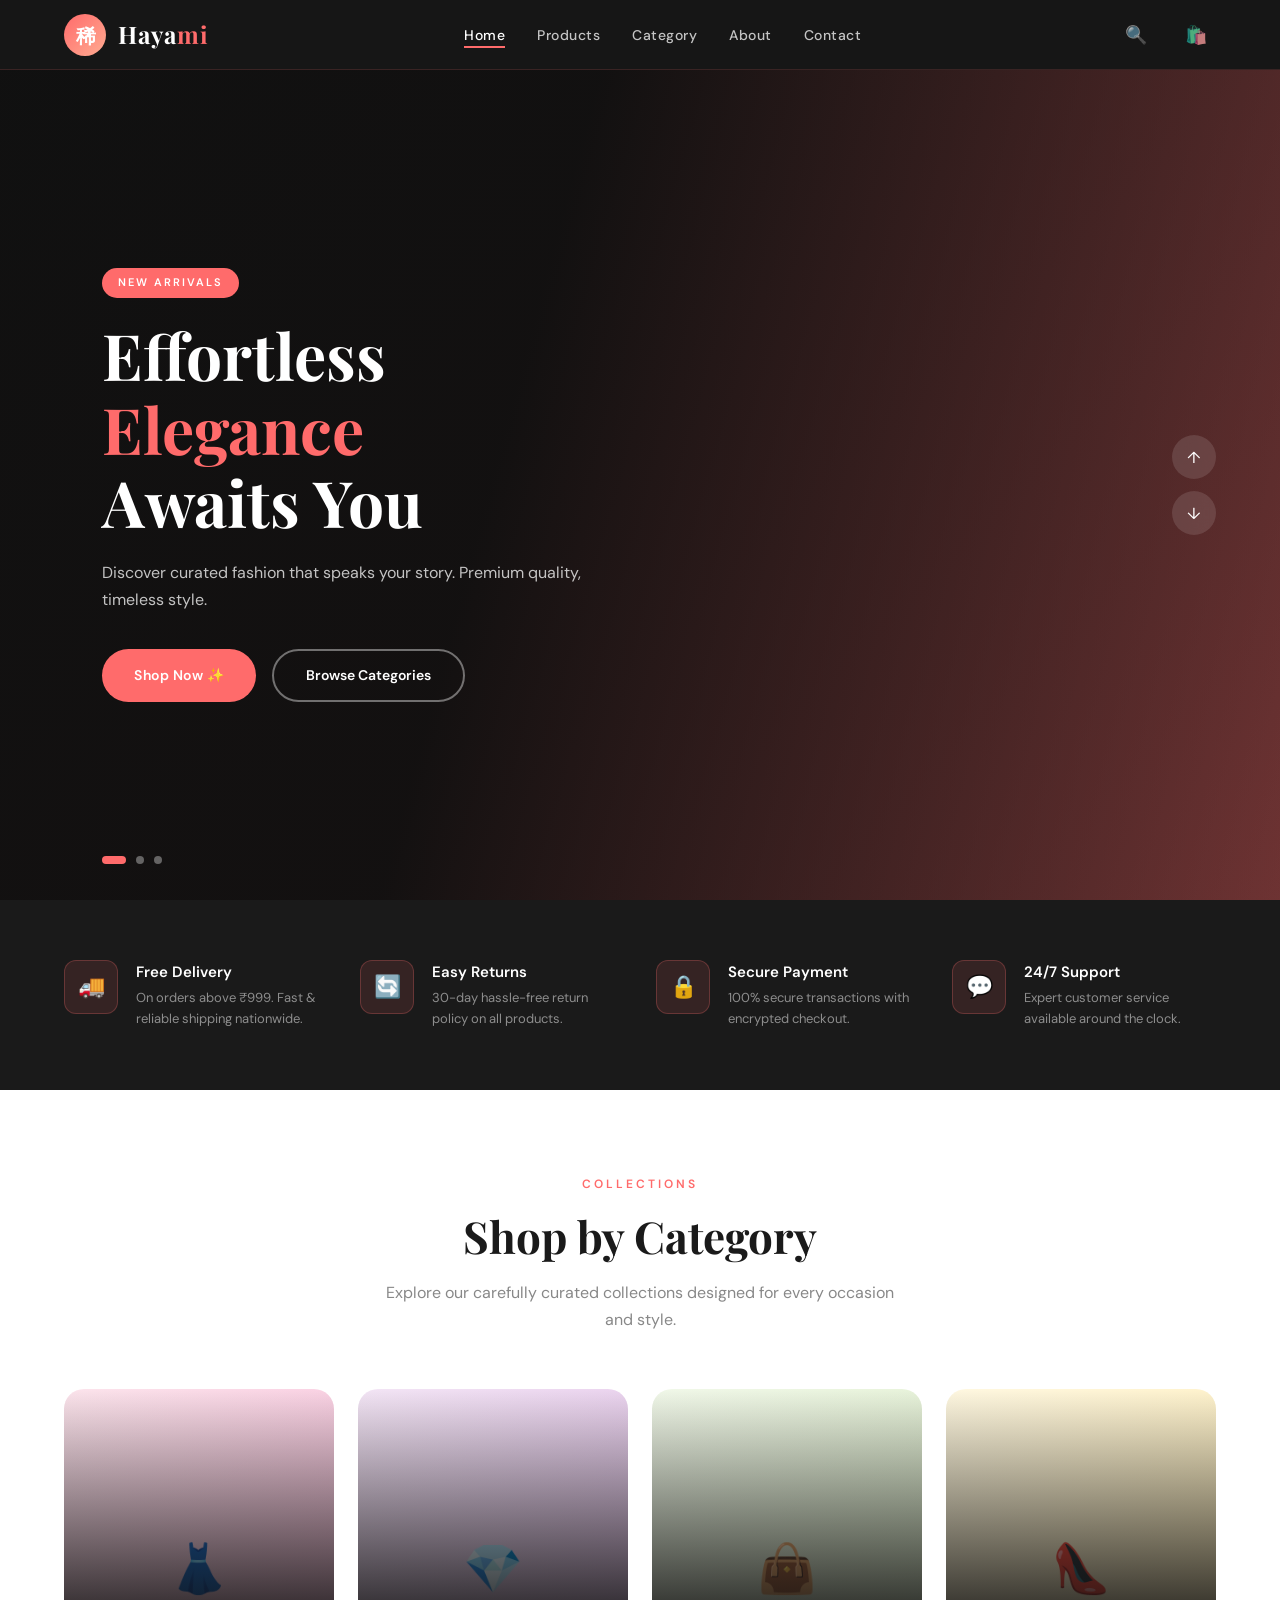
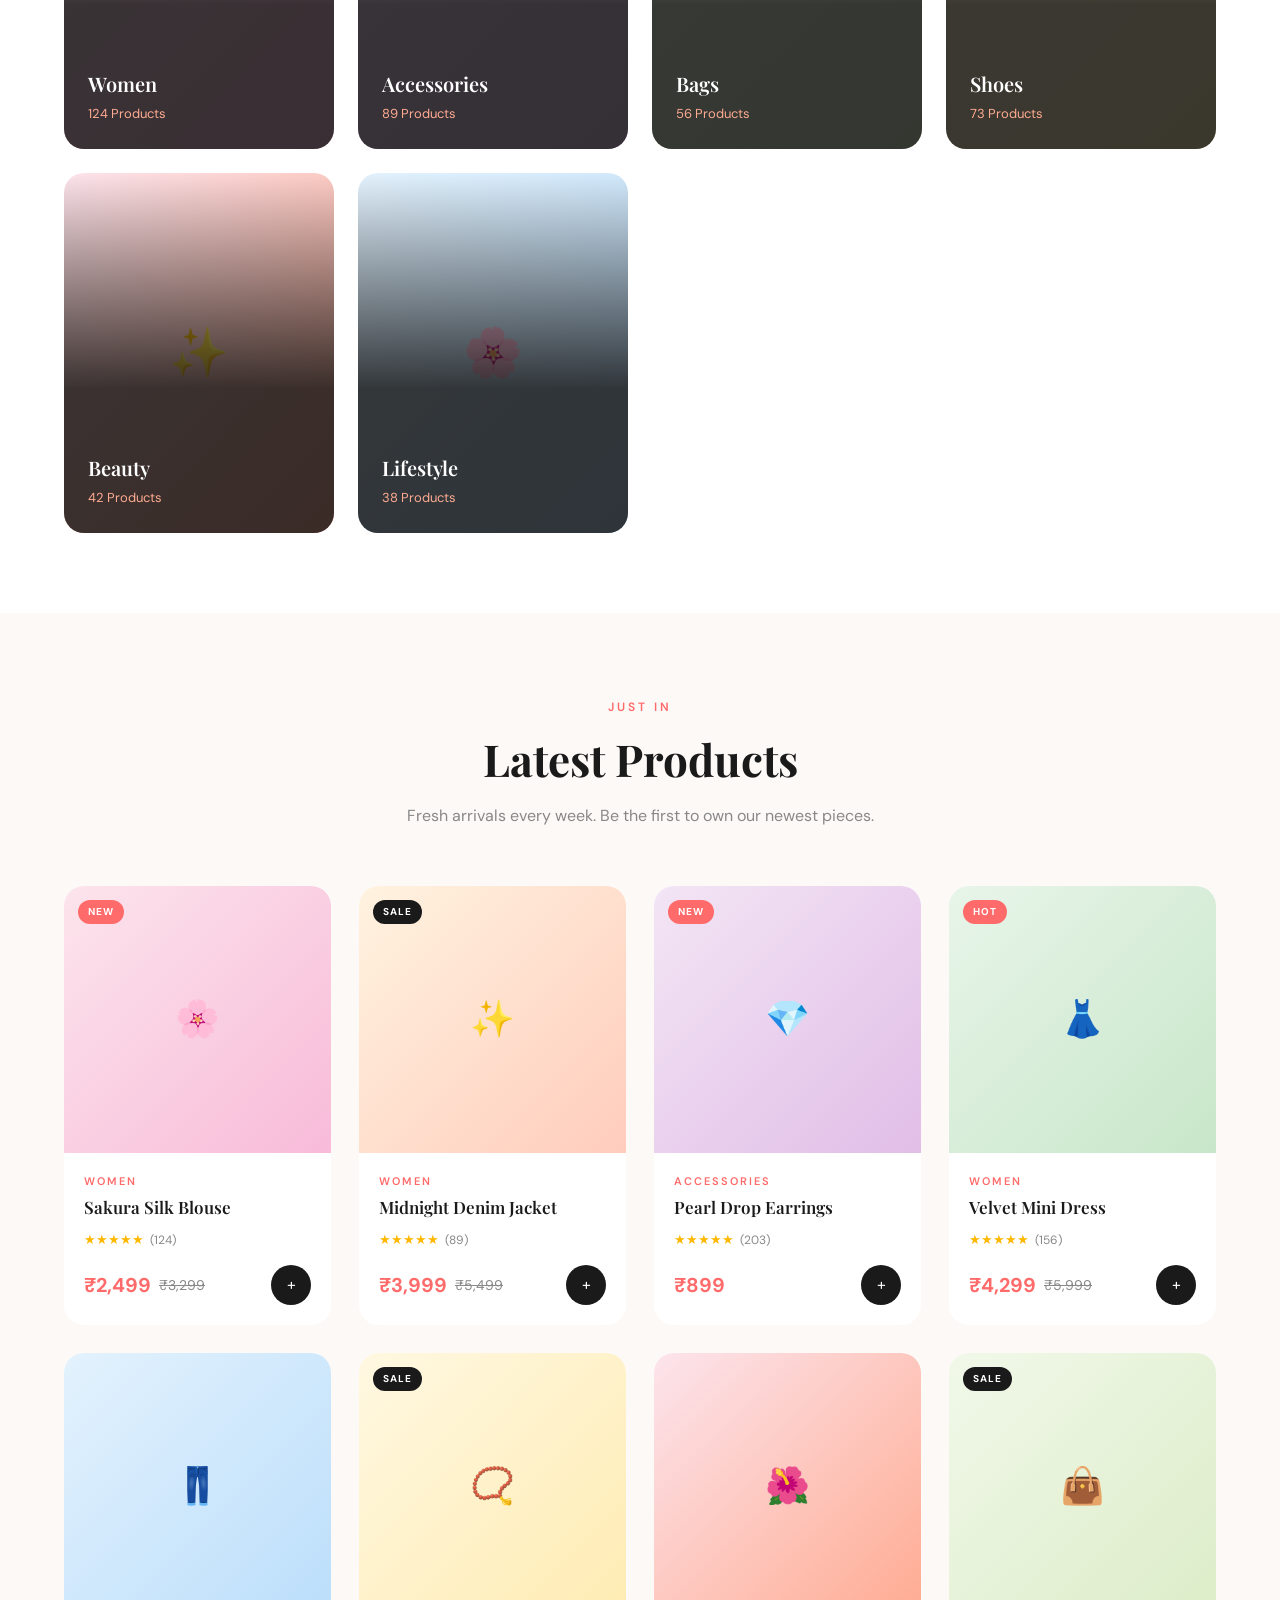
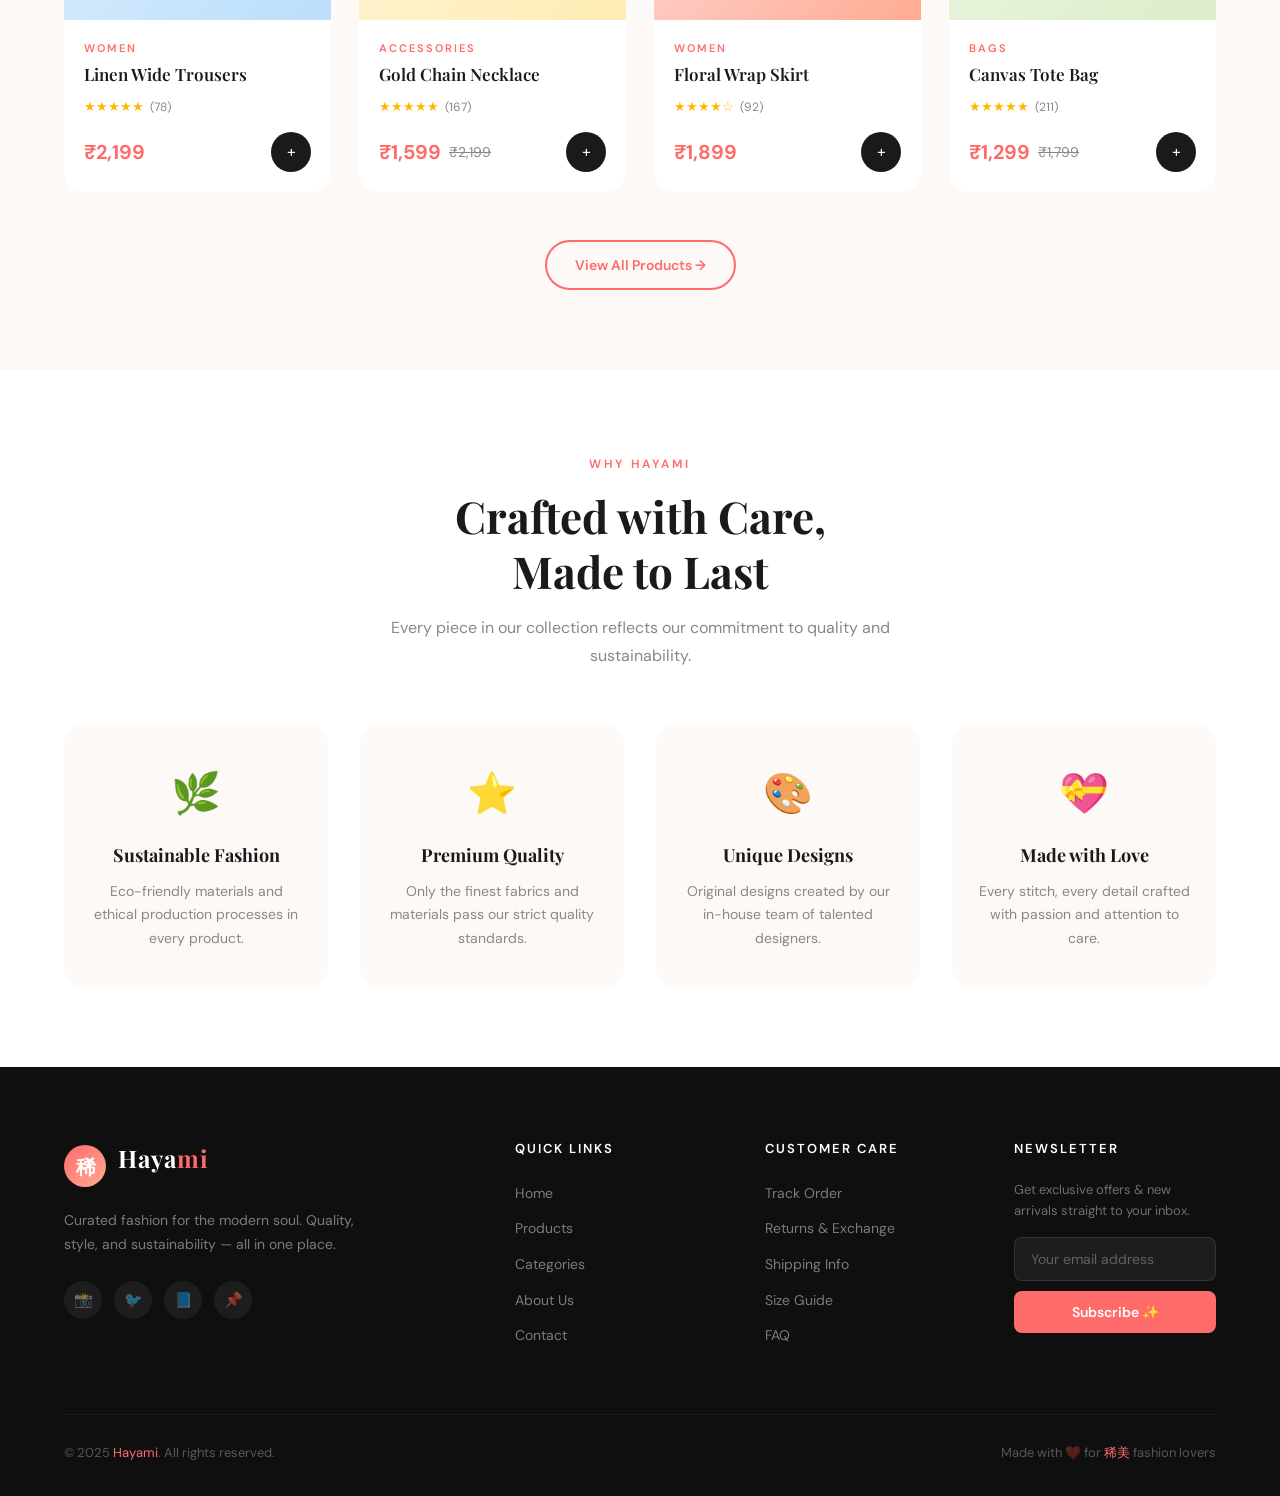
<file: index.html>
<!DOCTYPE html>
<html lang="en">
<head>
  <meta charset="UTF-8">
  <meta name="viewport" content="width=device-width, initial-scale=1.0">
  <title>Hayami — Fashion & Lifestyle</title>
  <link rel="stylesheet" href="css/style.css">
  <link rel="icon" href="data:image/svg+xml,<svg xmlns='http://www.w3.org/2000/svg' viewBox='0 0 100 100'><text y='.9em' font-size='90'>稀</text></svg>">
</head>
<body>

<!-- NAVBAR -->
<nav class="navbar">
  <a href="index.html" class="navbar-logo">
    <div class="logo-icon">稀</div>
    <span class="logo-text">Haya<span>mi</span></span>
  </a>
  <ul class="nav-links">
    <li><a href="index.html" class="active">Home</a></li>
    <li><a href="products.html">Products</a></li>
    <li><a href="category.html">Category</a></li>
    <li><a href="about.html">About</a></li>
    <li><a href="contact.html">Contact</a></li>
  </ul>
  <div class="nav-actions">
    <button class="nav-search-btn" onclick="window.location.href='search.html'" title="Search">🔍</button>
    <button class="nav-cart-btn" onclick="window.location.href='cart.html'" title="Cart">
      🛍️ <span class="cart-badge">0</span>
    </button>
    <button class="nav-hamburger">
      <span></span><span></span><span></span>
    </button>
  </div>
</nav>

<div class="page-wrapper">

  <!-- HERO SLIDER -->
  <section class="hero-slider">
    <div class="slide active slide-1">
      <div style="width:100%;height:100%;background:linear-gradient(135deg,#1a1a1a 0%,#2d1b1b 50%,#3d2020 100%);"></div>
      <div class="slide-overlay">
        <div class="slide-content">
          <span class="slide-badge">New Arrivals</span>
          <h1 class="slide-title">Effortless<br><span>Elegance</span><br>Awaits You</h1>
          <p class="slide-desc">Discover curated fashion that speaks your story. Premium quality, timeless style.</p>
          <div class="slide-actions">
            <a href="products.html" class="btn-primary">Shop Now ✨</a>
            <a href="category.html" class="btn-outline">Browse Categories</a>
          </div>
        </div>
      </div>
    </div>

    <div class="slide slide-2">
      <div style="width:100%;height:100%;background:linear-gradient(135deg,#1a1414 0%,#2d1f18 50%,#3d2d20 100%);"></div>
      <div class="slide-overlay">
        <div class="slide-content">
          <span class="slide-badge">Summer Sale</span>
          <h1 class="slide-title">Up to <span>50% Off</span><br>This Season</h1>
          <p class="slide-desc">Limited time offers on handpicked collections. Don't miss out on exclusive deals.</p>
          <div class="slide-actions">
            <a href="products.html" class="btn-primary">View Sale 🏷️</a>
            <a href="products.html" class="btn-outline">All Products</a>
          </div>
        </div>
      </div>
    </div>

    <div class="slide slide-3">
      <div style="width:100%;height:100%;background:linear-gradient(135deg,#18181a 0%,#1d1a2d 50%,#2a2040 100%);"></div>
      <div class="slide-overlay">
        <div class="slide-content">
          <span class="slide-badge">Premium Collection</span>
          <h1 class="slide-title">Dress for<br><span>Your Best</span><br>Every Day</h1>
          <p class="slide-desc">Our premium line brings you luxury fabrics and flawless craftsmanship.</p>
          <div class="slide-actions">
            <a href="products.html" class="btn-primary">Explore 💎</a>
            <a href="about.html" class="btn-outline">Our Story</a>
          </div>
        </div>
      </div>
    </div>

    <div class="slider-controls">
      <button class="slider-dot active" data-index="0"></button>
      <button class="slider-dot" data-index="1"></button>
      <button class="slider-dot" data-index="2"></button>
    </div>

    <div class="slider-arrows">
      <button class="slider-arrow prev">↑</button>
      <button class="slider-arrow next">↓</button>
    </div>
  </section>

  <!-- FEATURES STRIP -->
  <div class="features-strip">
    <div class="features-grid">
      <div class="feature-item">
        <div class="feature-icon">🚚</div>
        <div class="feature-text">
          <h4>Free Delivery</h4>
          <p>On orders above ₹999. Fast & reliable shipping nationwide.</p>
        </div>
      </div>
      <div class="feature-item">
        <div class="feature-icon">🔄</div>
        <div class="feature-text">
          <h4>Easy Returns</h4>
          <p>30-day hassle-free return policy on all products.</p>
        </div>
      </div>
      <div class="feature-item">
        <div class="feature-icon">🔒</div>
        <div class="feature-text">
          <h4>Secure Payment</h4>
          <p>100% secure transactions with encrypted checkout.</p>
        </div>
      </div>
      <div class="feature-item">
        <div class="feature-icon">💬</div>
        <div class="feature-text">
          <h4>24/7 Support</h4>
          <p>Expert customer service available around the clock.</p>
        </div>
      </div>
    </div>
  </div>

  <!-- SHOP BY CATEGORY -->
  <section class="categories-section">
    <div class="section-header">
      <span class="section-tag">Collections</span>
      <h2 class="section-title">Shop by Category</h2>
      <p class="section-desc">Explore our carefully curated collections designed for every occasion and style.</p>
    </div>
    <div class="categories-grid" id="categories-grid">
      <!-- Injected by JS -->
    </div>
  </section>

  <!-- LATEST PRODUCTS -->
  <section class="products-section">
    <div class="section-header">
      <span class="section-tag">Just In</span>
      <h2 class="section-title">Latest Products</h2>
      <p class="section-desc">Fresh arrivals every week. Be the first to own our newest pieces.</p>
    </div>
    <div class="products-grid" id="latest-products-grid">
      <!-- Injected by JS -->
    </div>
    <div class="section-footer">
      <a href="products.html" class="view-all-btn">View All Products →</a>
    </div>
  </section>

  <!-- FEATURES SECTION -->
  <section style="padding:80px 5%;background:var(--white);">
    <div class="section-header">
      <span class="section-tag">Why Hayami</span>
      <h2 class="section-title">Crafted with Care,<br>Made to Last</h2>
      <p class="section-desc">Every piece in our collection reflects our commitment to quality and sustainability.</p>
    </div>
    <div style="display:grid;grid-template-columns:repeat(auto-fill,minmax(250px,1fr));gap:32px;">
      <div style="text-align:center;padding:36px 24px;background:var(--off-white);border-radius:var(--radius-lg);">
        <div style="font-size:40px;margin-bottom:16px;">🌿</div>
        <h4 style="font-family:var(--font-display);font-size:18px;margin-bottom:10px;">Sustainable Fashion</h4>
        <p style="color:var(--gray);font-size:14px;line-height:1.7;">Eco-friendly materials and ethical production processes in every product.</p>
      </div>
      <div style="text-align:center;padding:36px 24px;background:var(--off-white);border-radius:var(--radius-lg);">
        <div style="font-size:40px;margin-bottom:16px;">⭐</div>
        <h4 style="font-family:var(--font-display);font-size:18px;margin-bottom:10px;">Premium Quality</h4>
        <p style="color:var(--gray);font-size:14px;line-height:1.7;">Only the finest fabrics and materials pass our strict quality standards.</p>
      </div>
      <div style="text-align:center;padding:36px 24px;background:var(--off-white);border-radius:var(--radius-lg);">
        <div style="font-size:40px;margin-bottom:16px;">🎨</div>
        <h4 style="font-family:var(--font-display);font-size:18px;margin-bottom:10px;">Unique Designs</h4>
        <p style="color:var(--gray);font-size:14px;line-height:1.7;">Original designs created by our in-house team of talented designers.</p>
      </div>
      <div style="text-align:center;padding:36px 24px;background:var(--off-white);border-radius:var(--radius-lg);">
        <div style="font-size:40px;margin-bottom:16px;">💝</div>
        <h4 style="font-family:var(--font-display);font-size:18px;margin-bottom:10px;">Made with Love</h4>
        <p style="color:var(--gray);font-size:14px;line-height:1.7;">Every stitch, every detail crafted with passion and attention to care.</p>
      </div>
    </div>
  </section>

</div>

<!-- FOOTER -->
<footer>
  <div class="footer-grid">
    <div class="footer-brand">
      <div style="display:flex;align-items:center;gap:12px;margin-bottom:16px;">
        <div class="logo-icon">稀</div>
        <span class="logo-text" style="font-family:var(--font-display);font-size:24px;font-weight:700;color:var(--white);">Haya<span style="color:var(--coral);">mi</span></span>
      </div>
      <p>Curated fashion for the modern soul. Quality, style, and sustainability — all in one place.</p>
      <div class="social-links">
        <a href="#" class="social-link">📸</a>
        <a href="#" class="social-link">🐦</a>
        <a href="#" class="social-link">📘</a>
        <a href="#" class="social-link">📌</a>
      </div>
    </div>
    <div class="footer-col">
      <h5>Quick Links</h5>
      <ul>
        <li><a href="index.html">Home</a></li>
        <li><a href="products.html">Products</a></li>
        <li><a href="category.html">Categories</a></li>
        <li><a href="about.html">About Us</a></li>
        <li><a href="contact.html">Contact</a></li>
      </ul>
    </div>
    <div class="footer-col">
      <h5>Customer Care</h5>
      <ul>
        <li><a href="#">Track Order</a></li>
        <li><a href="#">Returns & Exchange</a></li>
        <li><a href="#">Shipping Info</a></li>
        <li><a href="#">Size Guide</a></li>
        <li><a href="#">FAQ</a></li>
      </ul>
    </div>
    <div class="footer-col">
      <h5>Newsletter</h5>
      <p style="color:rgba(255,255,255,0.4);font-size:13px;margin-bottom:16px;">Get exclusive offers & new arrivals straight to your inbox.</p>
      <div class="footer-newsletter">
        <input type="email" placeholder="Your email address">
        <button>Subscribe ✨</button>
      </div>
    </div>
  </div>
  <div class="footer-bottom">
    <p>© 2025 <span>Hayami</span>. All rights reserved.</p>
    <p>Made with ❤️ for <span>稀美</span> fashion lovers</p>
  </div>
</footer>

<!-- SCROLL TO TOP -->
<button class="scroll-top" title="Back to top">↑</button>

<script src="js/script.js"></script>
</body>
</html>
</file>
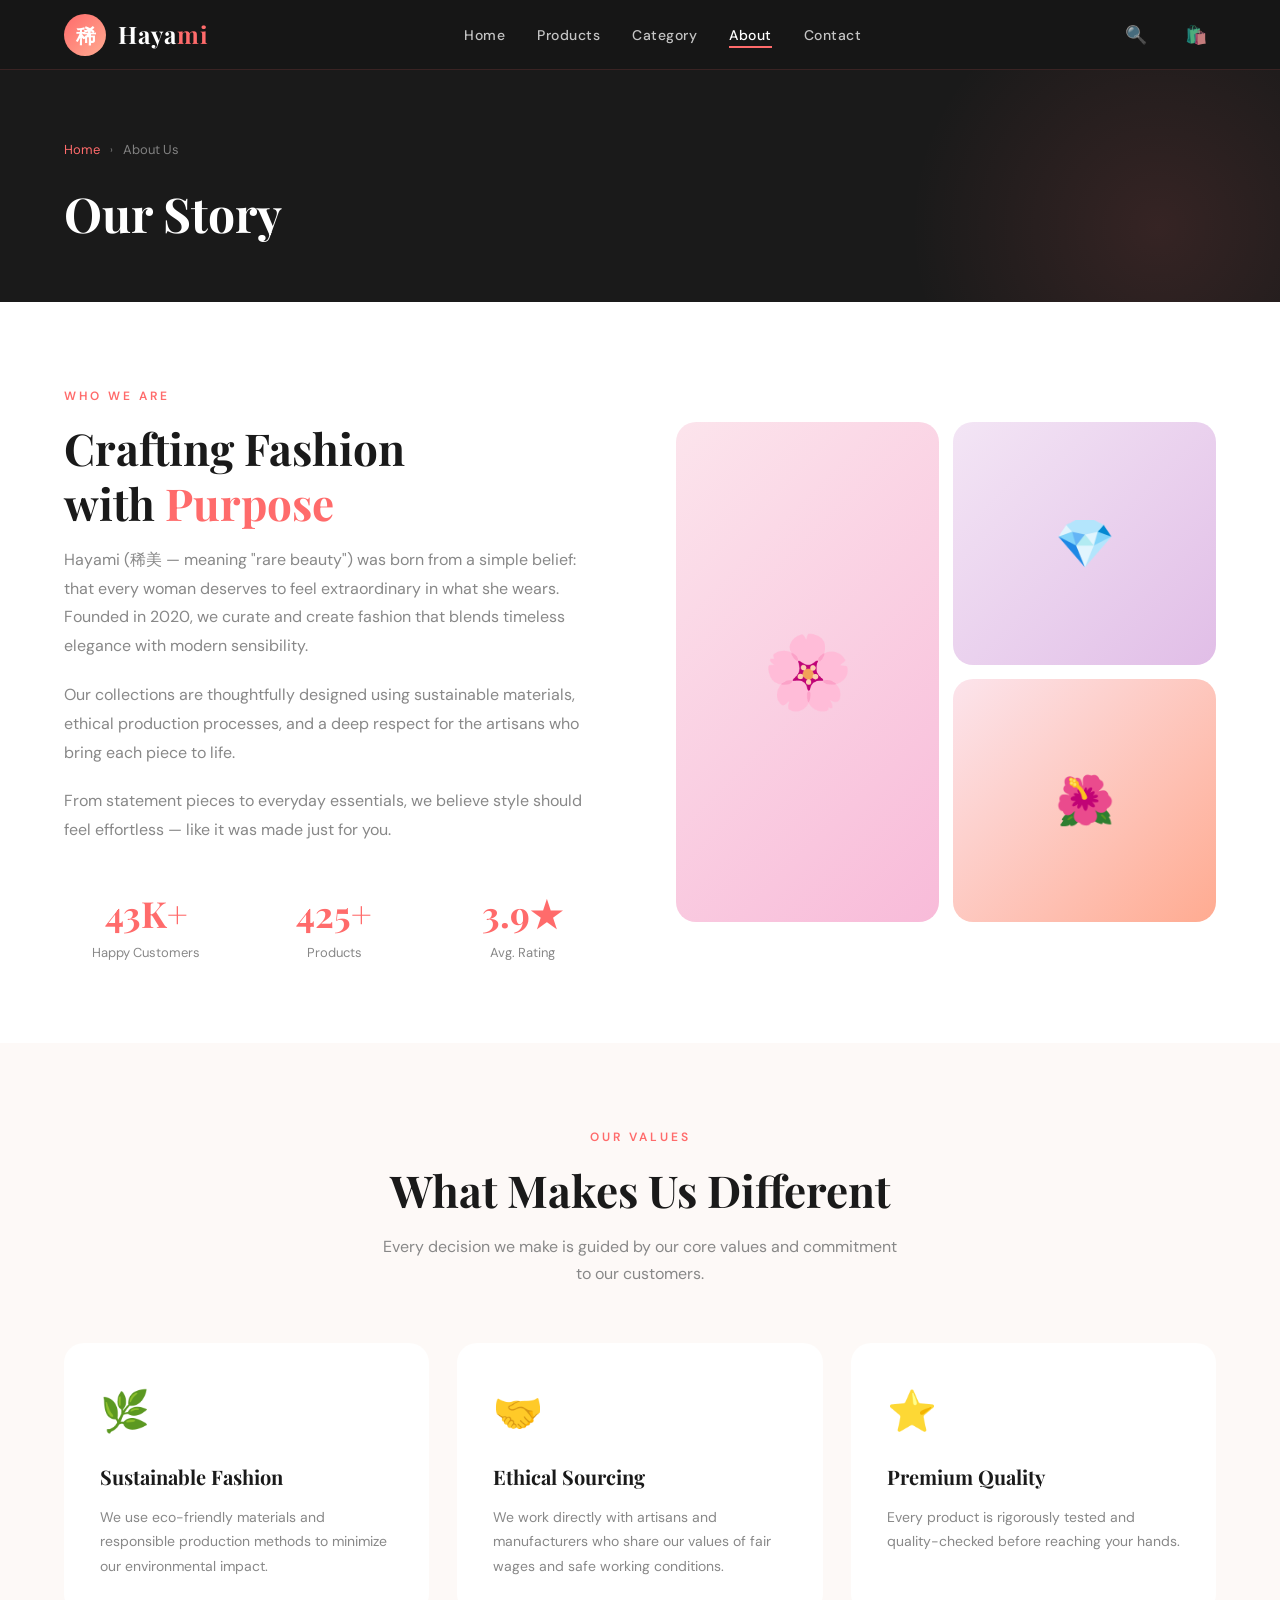
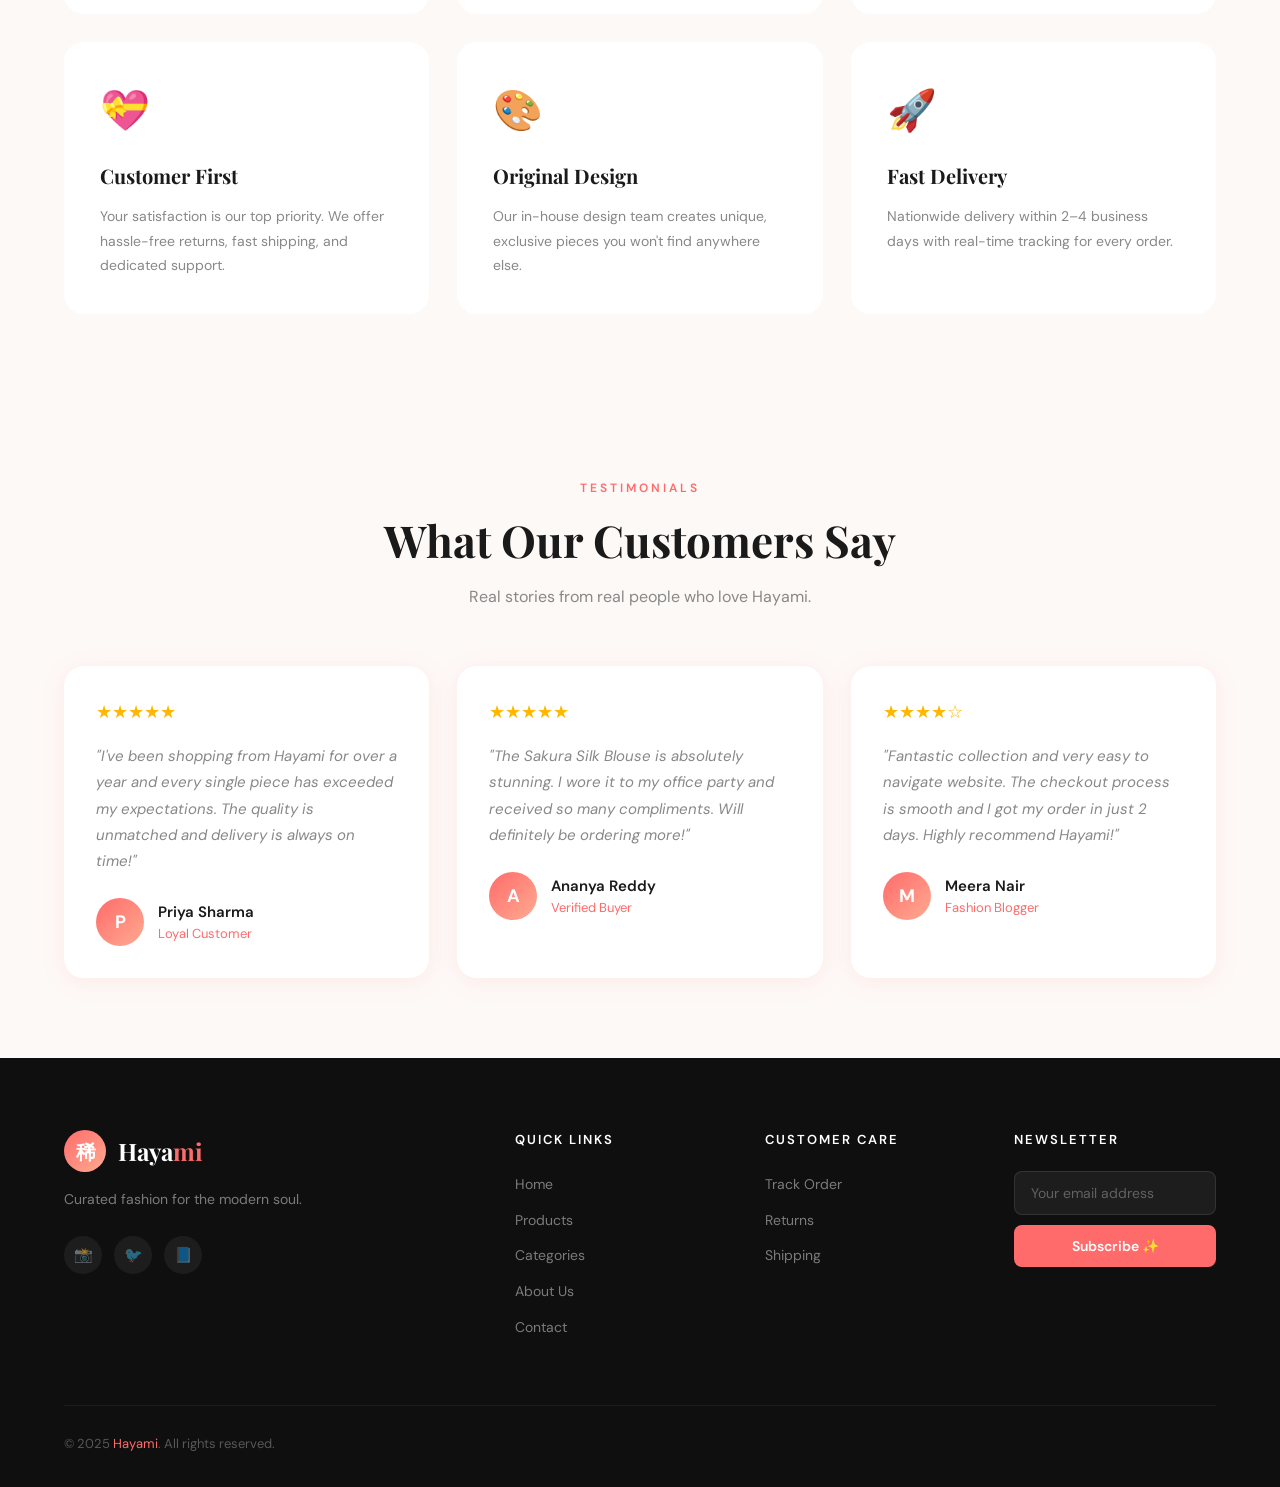
<file: about.html>
<!DOCTYPE html>
<html lang="en">
<head>
  <meta charset="UTF-8">
  <meta name="viewport" content="width=device-width, initial-scale=1.0">
  <title>About Us — Hayami</title>
  <link rel="stylesheet" href="css/style.css">
  <link rel="icon" href="data:image/svg+xml,<svg xmlns='http://www.w3.org/2000/svg' viewBox='0 0 100 100'><text y='.9em' font-size='90'>稀</text></svg>">
</head>
<body>

<nav class="navbar">
  <a href="index.html" class="navbar-logo">
    <div class="logo-icon">稀</div>
    <span class="logo-text">Haya<span>mi</span></span>
  </a>
  <ul class="nav-links">
    <li><a href="index.html">Home</a></li>
    <li><a href="products.html">Products</a></li>
    <li><a href="category.html">Category</a></li>
    <li><a href="about.html" class="active">About</a></li>
    <li><a href="contact.html">Contact</a></li>
  </ul>
  <div class="nav-actions">
    <button class="nav-search-btn" onclick="window.location.href='search.html'">🔍</button>
    <button class="nav-cart-btn" onclick="window.location.href='cart.html'">🛍️ <span class="cart-badge">0</span></button>
    <button class="nav-hamburger"><span></span><span></span><span></span></button>
  </div>
</nav>

<div class="page-wrapper">

  <div class="page-banner">
    <div class="breadcrumb"><a href="index.html">Home</a><span class="sep">›</span><span>About Us</span></div>
    <h1>Our Story</h1>
  </div>

  <!-- ABOUT HERO -->
  <section class="about-hero-section">
    <div class="about-hero-grid">
      <div class="about-text">
        <span class="section-tag">Who We Are</span>
        <h2 class="section-title">Crafting Fashion<br>with <span style="color:var(--coral);">Purpose</span></h2>
        <p>Hayami (稀美 — meaning "rare beauty") was born from a simple belief: that every woman deserves to feel extraordinary in what she wears. Founded in 2020, we curate and create fashion that blends timeless elegance with modern sensibility.</p>
        <p>Our collections are thoughtfully designed using sustainable materials, ethical production processes, and a deep respect for the artisans who bring each piece to life.</p>
        <p>From statement pieces to everyday essentials, we believe style should feel effortless — like it was made just for you.</p>

        <div class="about-stats">
          <div class="stat-item">
            <div class="stat-num" data-target="50" data-suffix="K+">0</div>
            <div class="stat-label">Happy Customers</div>
          </div>
          <div class="stat-item">
            <div class="stat-num" data-target="500" data-suffix="+">0</div>
            <div class="stat-label">Products</div>
          </div>
          <div class="stat-item">
            <div class="stat-num" data-target="4" data-suffix=".9★">0</div>
            <div class="stat-label">Avg. Rating</div>
          </div>
        </div>
      </div>

      <div class="about-image-grid">
        <div class="about-img tall">
          <div class="placeholder-img ph-1" style="width:100%;height:100%;font-size:72px;display:flex;align-items:center;justify-content:center;">🌸</div>
        </div>
        <div class="about-img">
          <div class="placeholder-img ph-3" style="width:100%;height:100%;font-size:48px;display:flex;align-items:center;justify-content:center;">💎</div>
        </div>
        <div class="about-img">
          <div class="placeholder-img ph-7" style="width:100%;height:100%;font-size:48px;display:flex;align-items:center;justify-content:center;">🌺</div>
        </div>
      </div>
    </div>
  </section>

  <!-- FEATURES -->
  <section style="padding:80px 5%;background:var(--off-white);">
    <div class="section-header">
      <span class="section-tag">Our Values</span>
      <h2 class="section-title">What Makes Us Different</h2>
      <p class="section-desc">Every decision we make is guided by our core values and commitment to our customers.</p>
    </div>
    <div style="display:grid;grid-template-columns:repeat(auto-fill,minmax(280px,1fr));gap:28px;">
      <div style="background:var(--white);border-radius:var(--radius-lg);padding:36px;transition:var(--transition);" onmouseover="this.style.boxShadow='var(--shadow-lg)';this.style.transform='translateY(-4px)'" onmouseout="this.style.boxShadow='none';this.style.transform='none'">
        <div style="font-size:40px;margin-bottom:18px;">🌿</div>
        <h4 style="font-family:var(--font-display);font-size:20px;margin-bottom:12px;">Sustainable Fashion</h4>
        <p style="color:var(--gray);font-size:14px;line-height:1.75;">We use eco-friendly materials and responsible production methods to minimize our environmental impact.</p>
      </div>
      <div style="background:var(--white);border-radius:var(--radius-lg);padding:36px;transition:var(--transition);" onmouseover="this.style.boxShadow='var(--shadow-lg)';this.style.transform='translateY(-4px)'" onmouseout="this.style.boxShadow='none';this.style.transform='none'">
        <div style="font-size:40px;margin-bottom:18px;">🤝</div>
        <h4 style="font-family:var(--font-display);font-size:20px;margin-bottom:12px;">Ethical Sourcing</h4>
        <p style="color:var(--gray);font-size:14px;line-height:1.75;">We work directly with artisans and manufacturers who share our values of fair wages and safe working conditions.</p>
      </div>
      <div style="background:var(--white);border-radius:var(--radius-lg);padding:36px;transition:var(--transition);" onmouseover="this.style.boxShadow='var(--shadow-lg)';this.style.transform='translateY(-4px)'" onmouseout="this.style.boxShadow='none';this.style.transform='none'">
        <div style="font-size:40px;margin-bottom:18px;">⭐</div>
        <h4 style="font-family:var(--font-display);font-size:20px;margin-bottom:12px;">Premium Quality</h4>
        <p style="color:var(--gray);font-size:14px;line-height:1.75;">Every product is rigorously tested and quality-checked before reaching your hands.</p>
      </div>
      <div style="background:var(--white);border-radius:var(--radius-lg);padding:36px;transition:var(--transition);" onmouseover="this.style.boxShadow='var(--shadow-lg)';this.style.transform='translateY(-4px)'" onmouseout="this.style.boxShadow='none';this.style.transform='none'">
        <div style="font-size:40px;margin-bottom:18px;">💝</div>
        <h4 style="font-family:var(--font-display);font-size:20px;margin-bottom:12px;">Customer First</h4>
        <p style="color:var(--gray);font-size:14px;line-height:1.75;">Your satisfaction is our top priority. We offer hassle-free returns, fast shipping, and dedicated support.</p>
      </div>
      <div style="background:var(--white);border-radius:var(--radius-lg);padding:36px;transition:var(--transition);" onmouseover="this.style.boxShadow='var(--shadow-lg)';this.style.transform='translateY(-4px)'" onmouseout="this.style.boxShadow='none';this.style.transform='none'">
        <div style="font-size:40px;margin-bottom:18px;">🎨</div>
        <h4 style="font-family:var(--font-display);font-size:20px;margin-bottom:12px;">Original Design</h4>
        <p style="color:var(--gray);font-size:14px;line-height:1.75;">Our in-house design team creates unique, exclusive pieces you won't find anywhere else.</p>
      </div>
      <div style="background:var(--white);border-radius:var(--radius-lg);padding:36px;transition:var(--transition);" onmouseover="this.style.boxShadow='var(--shadow-lg)';this.style.transform='translateY(-4px)'" onmouseout="this.style.boxShadow='none';this.style.transform='none'">
        <div style="font-size:40px;margin-bottom:18px;">🚀</div>
        <h4 style="font-family:var(--font-display);font-size:20px;margin-bottom:12px;">Fast Delivery</h4>
        <p style="color:var(--gray);font-size:14px;line-height:1.75;">Nationwide delivery within 2–4 business days with real-time tracking for every order.</p>
      </div>
    </div>
  </section>

  <!-- TESTIMONIALS -->
  <section class="testimonials-section">
    <div class="section-header">
      <span class="section-tag">Testimonials</span>
      <h2 class="section-title">What Our Customers Say</h2>
      <p class="section-desc">Real stories from real people who love Hayami.</p>
    </div>
    <div class="testimonials-grid">
      <div class="testimonial-card">
        <div class="testimonial-stars">★★★★★</div>
        <p class="testimonial-text">"I've been shopping from Hayami for over a year and every single piece has exceeded my expectations. The quality is unmatched and delivery is always on time!"</p>
        <div class="testimonial-author">
          <div class="author-avatar">P</div>
          <div>
            <div class="author-name">Priya Sharma</div>
            <div class="author-role">Loyal Customer</div>
          </div>
        </div>
      </div>
      <div class="testimonial-card">
        <div class="testimonial-stars">★★★★★</div>
        <p class="testimonial-text">"The Sakura Silk Blouse is absolutely stunning. I wore it to my office party and received so many compliments. Will definitely be ordering more!"</p>
        <div class="testimonial-author">
          <div class="author-avatar">A</div>
          <div>
            <div class="author-name">Ananya Reddy</div>
            <div class="author-role">Verified Buyer</div>
          </div>
        </div>
      </div>
      <div class="testimonial-card">
        <div class="testimonial-stars">★★★★☆</div>
        <p class="testimonial-text">"Fantastic collection and very easy to navigate website. The checkout process is smooth and I got my order in just 2 days. Highly recommend Hayami!"</p>
        <div class="testimonial-author">
          <div class="author-avatar">M</div>
          <div>
            <div class="author-name">Meera Nair</div>
            <div class="author-role">Fashion Blogger</div>
          </div>
        </div>
      </div>
    </div>
  </section>

</div>

<footer>
  <div class="footer-grid">
    <div class="footer-brand">
      <div style="display:flex;align-items:center;gap:12px;margin-bottom:16px;">
        <div class="logo-icon">稀</div>
        <span style="font-family:var(--font-display);font-size:24px;font-weight:700;color:var(--white);">Haya<span style="color:var(--coral);">mi</span></span>
      </div>
      <p>Curated fashion for the modern soul.</p>
      <div class="social-links"><a href="#" class="social-link">📸</a><a href="#" class="social-link">🐦</a><a href="#" class="social-link">📘</a></div>
    </div>
    <div class="footer-col"><h5>Quick Links</h5><ul><li><a href="index.html">Home</a></li><li><a href="products.html">Products</a></li><li><a href="category.html">Categories</a></li><li><a href="about.html">About Us</a></li><li><a href="contact.html">Contact</a></li></ul></div>
    <div class="footer-col"><h5>Customer Care</h5><ul><li><a href="#">Track Order</a></li><li><a href="#">Returns</a></li><li><a href="#">Shipping</a></li></ul></div>
    <div class="footer-col"><h5>Newsletter</h5><div class="footer-newsletter"><input type="email" placeholder="Your email address"><button>Subscribe ✨</button></div></div>
  </div>
  <div class="footer-bottom"><p>© 2025 <span>Hayami</span>. All rights reserved.</p></div>
</footer>

<button class="scroll-top">↑</button>
<script src="js/script.js"></script>
</body>
</html>
</file>
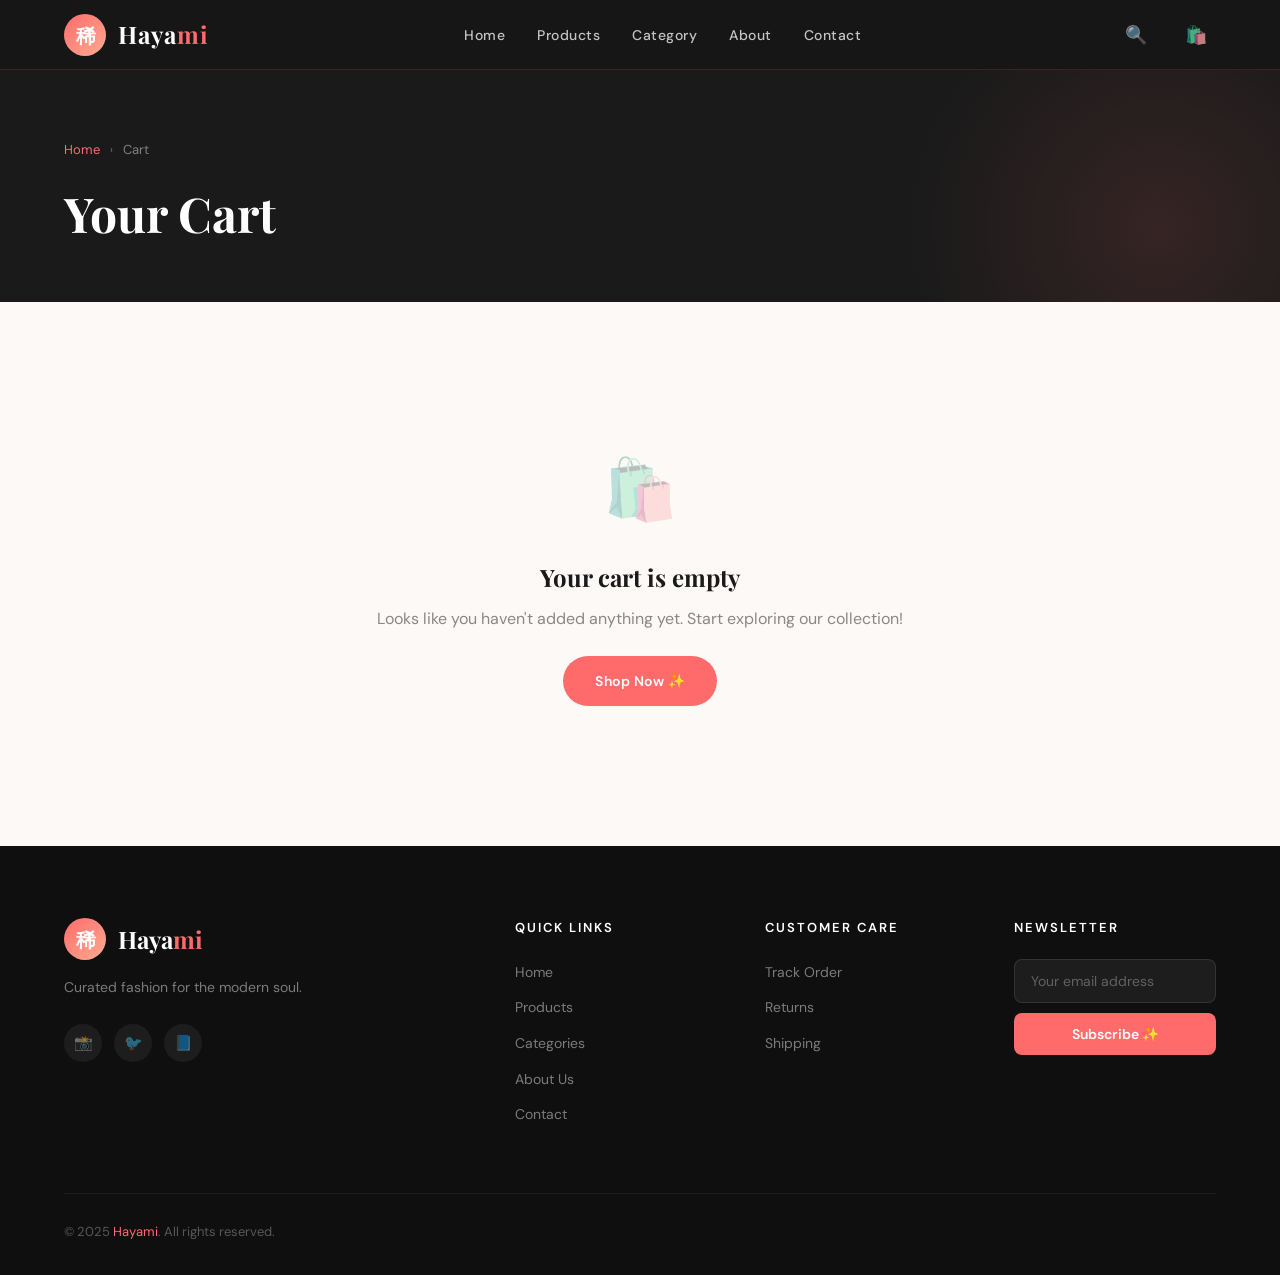
<file: cart.html>
<!DOCTYPE html>
<html lang="en">
<head>
  <meta charset="UTF-8">
  <meta name="viewport" content="width=device-width, initial-scale=1.0">
  <title>Cart — Hayami</title>
  <link rel="stylesheet" href="css/style.css">
  <link rel="icon" href="data:image/svg+xml,<svg xmlns='http://www.w3.org/2000/svg' viewBox='0 0 100 100'><text y='.9em' font-size='90'>稀</text></svg>">
</head>
<body>

<nav class="navbar">
  <a href="index.html" class="navbar-logo">
    <div class="logo-icon">稀</div>
    <span class="logo-text">Haya<span>mi</span></span>
  </a>
  <ul class="nav-links">
    <li><a href="index.html">Home</a></li>
    <li><a href="products.html">Products</a></li>
    <li><a href="category.html">Category</a></li>
    <li><a href="about.html">About</a></li>
    <li><a href="contact.html">Contact</a></li>
  </ul>
  <div class="nav-actions">
    <button class="nav-search-btn" onclick="window.location.href='search.html'">🔍</button>
    <button class="nav-cart-btn" onclick="window.location.href='cart.html'">🛍️ <span class="cart-badge">0</span></button>
    <button class="nav-hamburger"><span></span><span></span><span></span></button>
  </div>
</nav>

<div class="page-wrapper">

  <div class="page-banner">
    <div class="breadcrumb"><a href="index.html">Home</a><span class="sep">›</span><span>Cart</span></div>
    <h1>Your Cart</h1>
  </div>

  <section class="cart-section">

    <!-- Empty cart state -->
    <div id="cart-empty" class="cart-empty">
      <div class="cart-empty-icon">🛍️</div>
      <h3>Your cart is empty</h3>
      <p>Looks like you haven't added anything yet. Start exploring our collection!</p>
      <a href="products.html" class="btn-primary" style="display:inline-flex;">Shop Now ✨</a>
    </div>

    <div id="cart-summary-wrap" style="display:none;">
      <div class="cart-layout">
        <div class="cart-items-wrap">
          <div class="cart-header">
            <span>Product</span>
            <span>Price</span>
            <span>Quantity</span>
            <span>Subtotal</span>
            <span></span>
          </div>
          <div id="cart-items-container">
            <!-- Injected by JS -->
          </div>

          <div style="display:flex;gap:16px;margin-top:20px;flex-wrap:wrap;">
            <a href="products.html" style="display:inline-flex;align-items:center;gap:8px;color:var(--coral);font-size:14px;font-weight:600;border:2px solid var(--coral);padding:12px 24px;border-radius:50px;transition:var(--transition);" onmouseover="this.style.background='var(--coral)';this.style.color='white'" onmouseout="this.style.background='transparent';this.style.color='var(--coral)'">← Continue Shopping</a>
            <button onclick="cart=[];saveCart();updateCartBadge();renderCart();" style="display:inline-flex;align-items:center;gap:8px;color:var(--gray);font-size:14px;font-weight:600;border:2px solid var(--border);padding:12px 24px;border-radius:50px;background:transparent;transition:var(--transition);" onmouseover="this.style.borderColor='var(--coral)';this.style.color='var(--coral)'" onmouseout="this.style.borderColor='var(--border)';this.style.color='var(--gray)'">🗑️ Clear Cart</button>
          </div>
        </div>

        <div class="cart-summary" id="cart-summary-sidebar">
          <h3>Order Summary</h3>
          <div class="summary-row">
            <span>Subtotal</span>
            <span id="cart-subtotal">₹0</span>
          </div>
          <div class="summary-row">
            <span>Shipping</span>
            <span id="cart-shipping">₹99</span>
          </div>
          <div class="summary-row">
            <span>GST (18%)</span>
            <span id="cart-tax">₹0</span>
          </div>
          <div class="summary-total">
            <span>Total</span>
            <span id="cart-total">₹0</span>
          </div>

          <div class="coupon-row">
            <input class="coupon-input" type="text" placeholder="Coupon code">
            <button class="coupon-btn" onclick="showToast('🏷️ Invalid coupon code')">Apply</button>
          </div>

          <a href="checkout.html" class="checkout-btn">
            Proceed to Checkout →
          </a>
          <a href="products.html" class="continue-shopping">← Continue Shopping</a>
        </div>
      </div>
    </div>

  </section>

</div>

<footer>
  <div class="footer-grid">
    <div class="footer-brand">
      <div style="display:flex;align-items:center;gap:12px;margin-bottom:16px;">
        <div class="logo-icon">稀</div>
        <span style="font-family:var(--font-display);font-size:24px;font-weight:700;color:var(--white);">Haya<span style="color:var(--coral);">mi</span></span>
      </div>
      <p>Curated fashion for the modern soul.</p>
      <div class="social-links"><a href="#" class="social-link">📸</a><a href="#" class="social-link">🐦</a><a href="#" class="social-link">📘</a></div>
    </div>
    <div class="footer-col"><h5>Quick Links</h5><ul><li><a href="index.html">Home</a></li><li><a href="products.html">Products</a></li><li><a href="category.html">Categories</a></li><li><a href="about.html">About Us</a></li><li><a href="contact.html">Contact</a></li></ul></div>
    <div class="footer-col"><h5>Customer Care</h5><ul><li><a href="#">Track Order</a></li><li><a href="#">Returns</a></li><li><a href="#">Shipping</a></li></ul></div>
    <div class="footer-col"><h5>Newsletter</h5><div class="footer-newsletter"><input type="email" placeholder="Your email address"><button>Subscribe ✨</button></div></div>
  </div>
  <div class="footer-bottom"><p>© 2025 <span>Hayami</span>. All rights reserved.</p></div>
</footer>

<button class="scroll-top">↑</button>
<script src="js/script.js"></script>
</body>
</html>
</file>
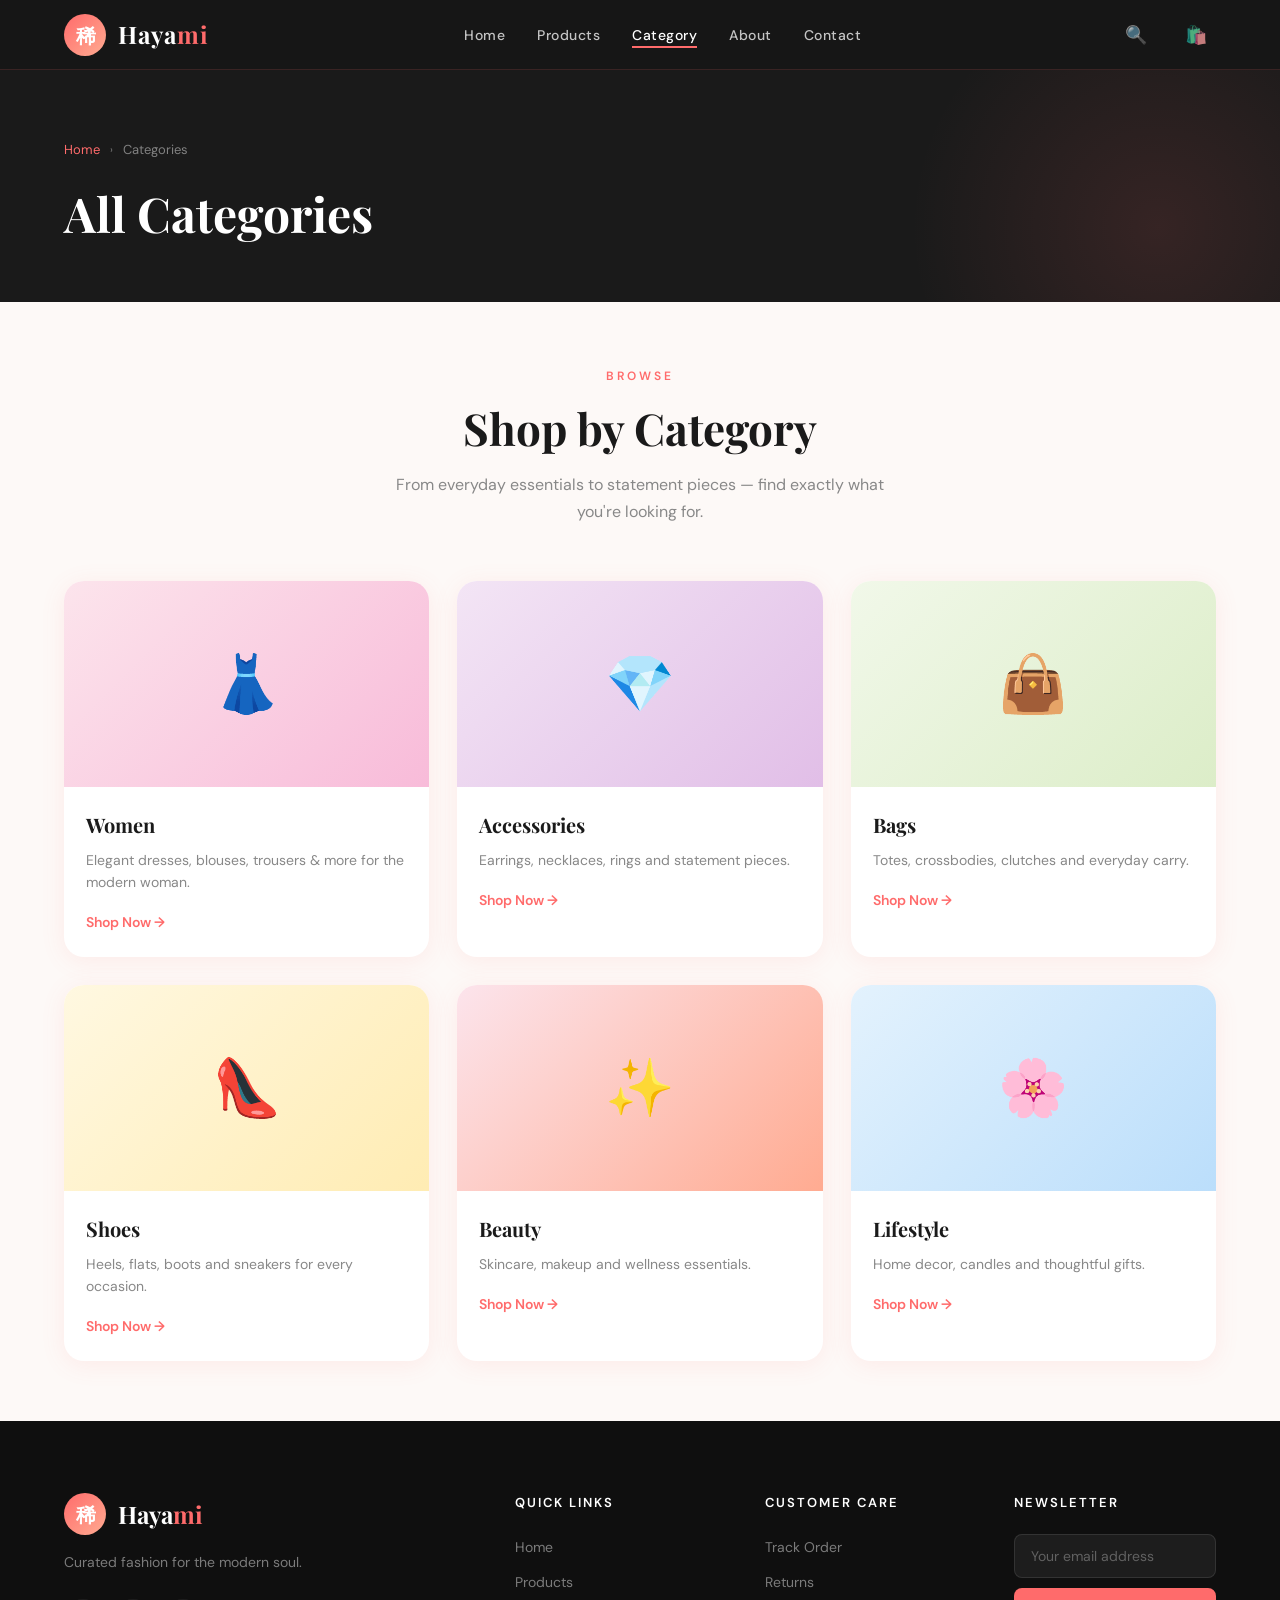
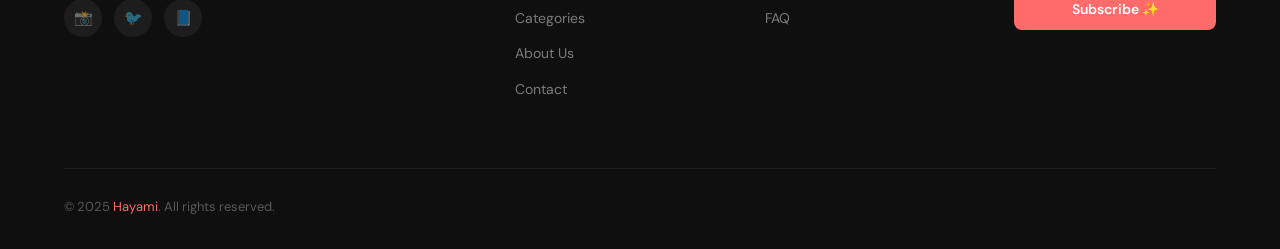
<file: category.html>
<!DOCTYPE html>
<html lang="en">
<head>
  <meta charset="UTF-8">
  <meta name="viewport" content="width=device-width, initial-scale=1.0">
  <title>Categories — Hayami</title>
  <link rel="stylesheet" href="css/style.css">
  <link rel="icon" href="data:image/svg+xml,<svg xmlns='http://www.w3.org/2000/svg' viewBox='0 0 100 100'><text y='.9em' font-size='90'>稀</text></svg>">
</head>
<body>

<nav class="navbar">
  <a href="index.html" class="navbar-logo">
    <div class="logo-icon">稀</div>
    <span class="logo-text">Haya<span>mi</span></span>
  </a>
  <ul class="nav-links">
    <li><a href="index.html">Home</a></li>
    <li><a href="products.html">Products</a></li>
    <li><a href="category.html" class="active">Category</a></li>
    <li><a href="about.html">About</a></li>
    <li><a href="contact.html">Contact</a></li>
  </ul>
  <div class="nav-actions">
    <button class="nav-search-btn" onclick="window.location.href='search.html'">🔍</button>
    <button class="nav-cart-btn" onclick="window.location.href='cart.html'">🛍️ <span class="cart-badge">0</span></button>
    <button class="nav-hamburger"><span></span><span></span><span></span></button>
  </div>
</nav>

<div class="page-wrapper">

  <div class="page-banner">
    <div class="breadcrumb"><a href="index.html">Home</a><span class="sep">›</span><span>Categories</span></div>
    <h1>All Categories</h1>
  </div>

  <section class="category-list-section">
    <div class="section-header">
      <span class="section-tag">Browse</span>
      <h2 class="section-title">Shop by Category</h2>
      <p class="section-desc">From everyday essentials to statement pieces — find exactly what you're looking for.</p>
    </div>
    <div class="category-list-grid" id="category-list-grid">
      <!-- Injected by JS -->
    </div>
  </section>

</div>

<footer>
  <div class="footer-grid">
    <div class="footer-brand">
      <div style="display:flex;align-items:center;gap:12px;margin-bottom:16px;">
        <div class="logo-icon">稀</div>
        <span style="font-family:var(--font-display);font-size:24px;font-weight:700;color:var(--white);">Haya<span style="color:var(--coral);">mi</span></span>
      </div>
      <p>Curated fashion for the modern soul.</p>
      <div class="social-links"><a href="#" class="social-link">📸</a><a href="#" class="social-link">🐦</a><a href="#" class="social-link">📘</a></div>
    </div>
    <div class="footer-col"><h5>Quick Links</h5><ul><li><a href="index.html">Home</a></li><li><a href="products.html">Products</a></li><li><a href="category.html">Categories</a></li><li><a href="about.html">About Us</a></li><li><a href="contact.html">Contact</a></li></ul></div>
    <div class="footer-col"><h5>Customer Care</h5><ul><li><a href="#">Track Order</a></li><li><a href="#">Returns</a></li><li><a href="#">FAQ</a></li></ul></div>
    <div class="footer-col"><h5>Newsletter</h5><div class="footer-newsletter"><input type="email" placeholder="Your email address"><button>Subscribe ✨</button></div></div>
  </div>
  <div class="footer-bottom"><p>© 2025 <span>Hayami</span>. All rights reserved.</p></div>
</footer>

<button class="scroll-top">↑</button>
<script src="js/script.js"></script>
</body>
</html>
</file>
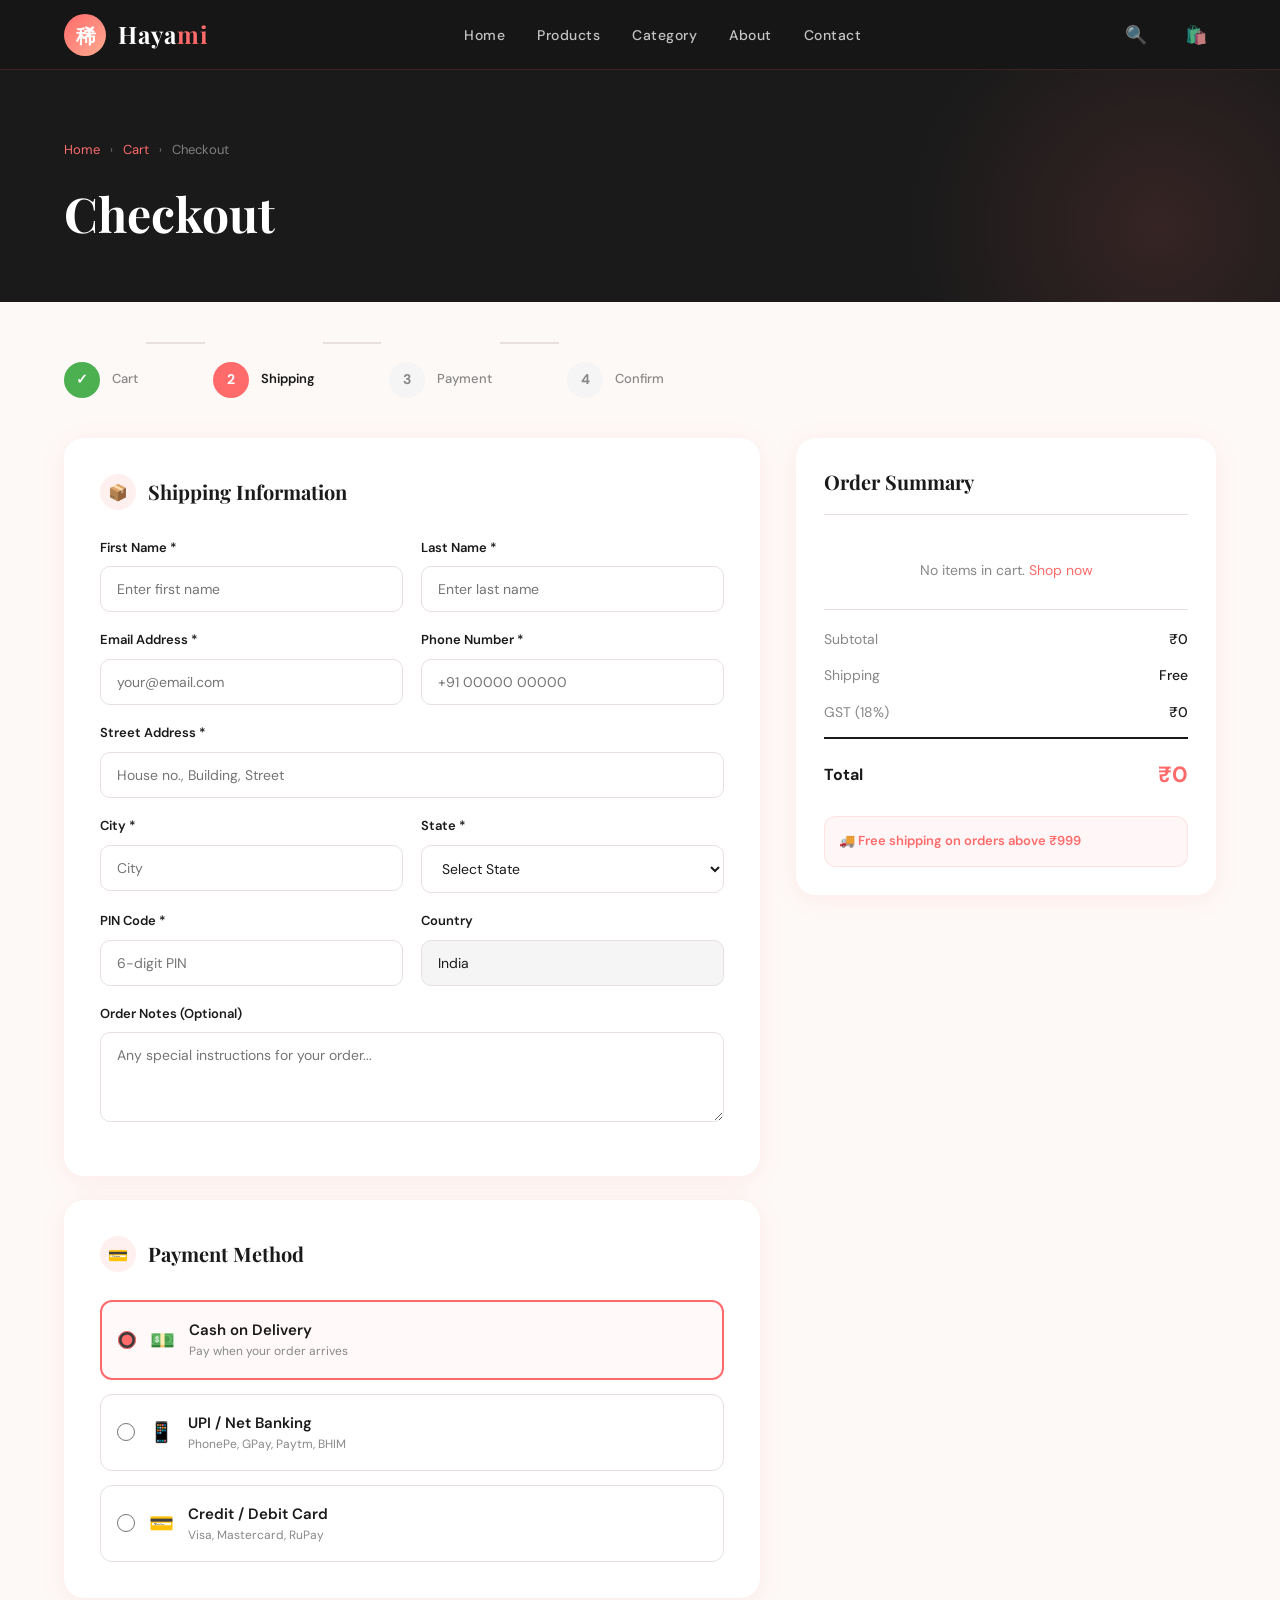
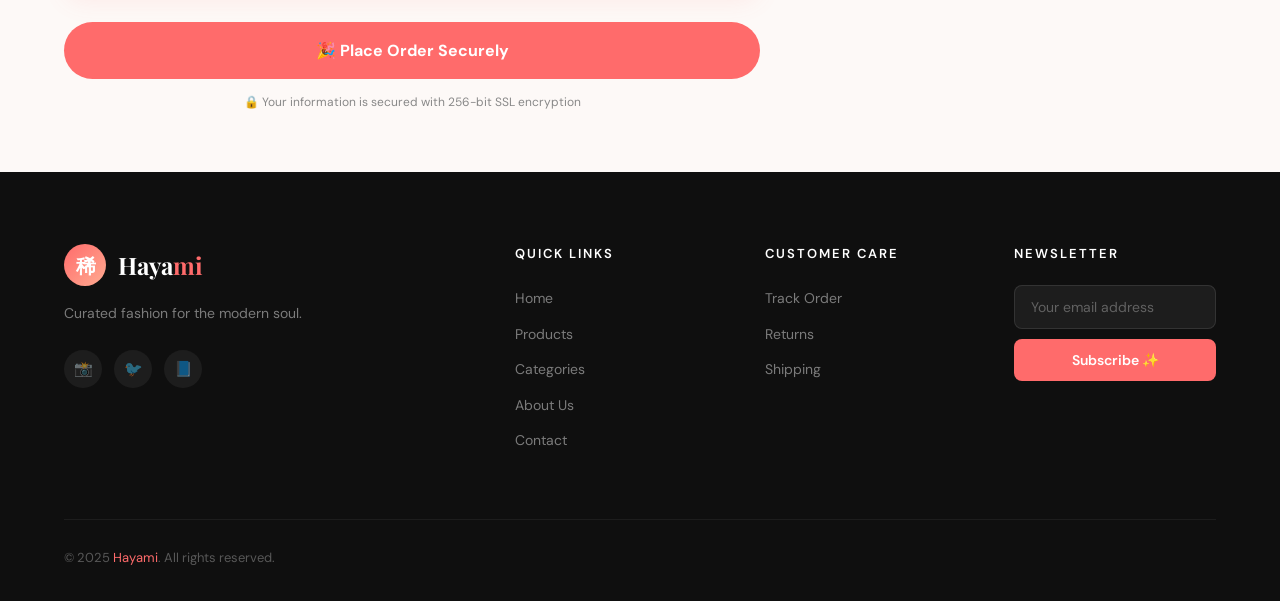
<file: checkout.html>
<!DOCTYPE html>
<html lang="en">
<head>
  <meta charset="UTF-8">
  <meta name="viewport" content="width=device-width, initial-scale=1.0">
  <title>Checkout — Hayami</title>
  <link rel="stylesheet" href="css/style.css">
  <link rel="icon" href="data:image/svg+xml,<svg xmlns='http://www.w3.org/2000/svg' viewBox='0 0 100 100'><text y='.9em' font-size='90'>稀</text></svg>">
</head>
<body>

<nav class="navbar">
  <a href="index.html" class="navbar-logo">
    <div class="logo-icon">稀</div>
    <span class="logo-text">Haya<span>mi</span></span>
  </a>
  <ul class="nav-links">
    <li><a href="index.html">Home</a></li>
    <li><a href="products.html">Products</a></li>
    <li><a href="category.html">Category</a></li>
    <li><a href="about.html">About</a></li>
    <li><a href="contact.html">Contact</a></li>
  </ul>
  <div class="nav-actions">
    <button class="nav-search-btn" onclick="window.location.href='search.html'">🔍</button>
    <button class="nav-cart-btn" onclick="window.location.href='cart.html'">🛍️ <span class="cart-badge">0</span></button>
    <button class="nav-hamburger"><span></span><span></span><span></span></button>
  </div>
</nav>

<div class="page-wrapper">

  <div class="page-banner">
    <div class="breadcrumb"><a href="index.html">Home</a><span class="sep">›</span><a href="cart.html">Cart</a><span class="sep">›</span><span>Checkout</span></div>
    <h1>Checkout</h1>
  </div>

  <section class="checkout-section">

    <!-- STEPS -->
    <div class="checkout-steps" style="max-width:600px;margin-bottom:40px;">
      <div class="checkout-step done">
        <div class="step-num">✓</div>
        <div class="step-label">Cart</div>
      </div>
      <div class="step-line"></div>
      <div class="checkout-step active">
        <div class="step-num">2</div>
        <div class="step-label">Shipping</div>
      </div>
      <div class="step-line"></div>
      <div class="checkout-step">
        <div class="step-num">3</div>
        <div class="step-label">Payment</div>
      </div>
      <div class="step-line"></div>
      <div class="checkout-step">
        <div class="step-num">4</div>
        <div class="step-label">Confirm</div>
      </div>
    </div>

    <div class="checkout-layout">

      <!-- FORM AREA -->
      <div class="checkout-form-area">
        <form id="shipping-form" onsubmit="return false;">

          <!-- Shipping Info -->
          <div class="checkout-form-card">
            <h3>
              <div class="step-icon">📦</div>
              Shipping Information
            </h3>
            <div class="form-row">
              <div class="form-group">
                <label for="fname">First Name *</label>
                <input type="text" id="fname" placeholder="Enter first name" required>
              </div>
              <div class="form-group">
                <label for="lname">Last Name *</label>
                <input type="text" id="lname" placeholder="Enter last name" required>
              </div>
            </div>
            <div class="form-row">
              <div class="form-group">
                <label for="email">Email Address *</label>
                <input type="email" id="email" placeholder="your@email.com" required>
              </div>
              <div class="form-group">
                <label for="phone">Phone Number *</label>
                <input type="tel" id="phone" placeholder="+91 00000 00000" required>
              </div>
            </div>
            <div class="form-row full">
              <div class="form-group">
                <label for="address">Street Address *</label>
                <input type="text" id="address" placeholder="House no., Building, Street" required>
              </div>
            </div>
            <div class="form-row">
              <div class="form-group">
                <label for="city">City *</label>
                <input type="text" id="city" placeholder="City" required>
              </div>
              <div class="form-group">
                <label for="state">State *</label>
                <select id="state" required>
                  <option value="">Select State</option>
                  <option>Andhra Pradesh</option>
                  <option>Delhi</option>
                  <option>Gujarat</option>
                  <option>Karnataka</option>
                  <option>Kerala</option>
                  <option>Maharashtra</option>
                  <option>Rajasthan</option>
                  <option>Tamil Nadu</option>
                  <option>Telangana</option>
                  <option>Uttar Pradesh</option>
                  <option>West Bengal</option>
                  <option>Other</option>
                </select>
              </div>
            </div>
            <div class="form-row">
              <div class="form-group">
                <label for="pincode">PIN Code *</label>
                <input type="text" id="pincode" placeholder="6-digit PIN" maxlength="6" required>
              </div>
              <div class="form-group">
                <label for="country">Country</label>
                <input type="text" id="country" value="India" readonly style="background:var(--light-gray);">
              </div>
            </div>
            <div class="form-row full">
              <div class="form-group">
                <label for="notes">Order Notes (Optional)</label>
                <textarea id="notes" placeholder="Any special instructions for your order..."></textarea>
              </div>
            </div>
          </div>

          <!-- Payment -->
          <div class="checkout-form-card">
            <h3>
              <div class="step-icon">💳</div>
              Payment Method
            </h3>
            <div style="display:flex;flex-direction:column;gap:14px;">
              <label style="display:flex;align-items:center;gap:14px;padding:16px;border:2px solid var(--coral);border-radius:var(--radius);cursor:pointer;background:rgba(255,107,107,0.04);">
                <input type="radio" name="payment" value="cod" checked style="accent-color:var(--coral);width:18px;height:18px;">
                <span style="font-size:20px;">💵</span>
                <div>
                  <div style="font-weight:600;font-size:15px;">Cash on Delivery</div>
                  <div style="font-size:12px;color:var(--gray);">Pay when your order arrives</div>
                </div>
              </label>
              <label style="display:flex;align-items:center;gap:14px;padding:16px;border:1.5px solid var(--border);border-radius:var(--radius);cursor:pointer;">
                <input type="radio" name="payment" value="upi" style="accent-color:var(--coral);width:18px;height:18px;">
                <span style="font-size:20px;">📱</span>
                <div>
                  <div style="font-weight:600;font-size:15px;">UPI / Net Banking</div>
                  <div style="font-size:12px;color:var(--gray);">PhonePe, GPay, Paytm, BHIM</div>
                </div>
              </label>
              <label style="display:flex;align-items:center;gap:14px;padding:16px;border:1.5px solid var(--border);border-radius:var(--radius);cursor:pointer;">
                <input type="radio" name="payment" value="card" style="accent-color:var(--coral);width:18px;height:18px;">
                <span style="font-size:20px;">💳</span>
                <div>
                  <div style="font-weight:600;font-size:15px;">Credit / Debit Card</div>
                  <div style="font-size:12px;color:var(--gray);">Visa, Mastercard, RuPay</div>
                </div>
              </label>
            </div>
          </div>

        </form>

        <button class="place-order-btn" id="place-order-btn">
          🎉 Place Order Securely
        </button>

        <p style="text-align:center;color:var(--gray);font-size:12px;margin-top:14px;">
          🔒 Your information is secured with 256-bit SSL encryption
        </p>
      </div>

      <!-- ORDER SUMMARY -->
      <div class="order-summary-card">
        <h3>Order Summary</h3>
        <div id="checkout-order-items">
          <!-- Injected by JS -->
          <div style="color:var(--gray);font-size:14px;padding:20px 0;text-align:center;">
            No items in cart. <a href="products.html" style="color:var(--coral);">Shop now</a>
          </div>
        </div>

        <div style="border-top:1px solid var(--border);padding-top:18px;margin-top:8px;">
          <div class="summary-row">
            <span>Subtotal</span>
            <span id="co-subtotal">₹0</span>
          </div>
          <div class="summary-row">
            <span>Shipping</span>
            <span id="co-shipping">₹99</span>
          </div>
          <div class="summary-row">
            <span>GST (18%)</span>
            <span id="co-tax">₹0</span>
          </div>
          <div class="summary-total">
            <span>Total</span>
            <span id="co-total">₹0</span>
          </div>
        </div>

        <div style="background:rgba(255,107,107,0.05);border:1px solid rgba(255,107,107,0.15);border-radius:var(--radius);padding:14px;margin-top:16px;">
          <div style="display:flex;align-items:center;gap:8px;font-size:13px;color:var(--coral);font-weight:600;">
            🚚 Free shipping on orders above ₹999
          </div>
        </div>
      </div>

    </div>
  </section>
</div>

<footer>
  <div class="footer-grid">
    <div class="footer-brand">
      <div style="display:flex;align-items:center;gap:12px;margin-bottom:16px;">
        <div class="logo-icon">稀</div>
        <span style="font-family:var(--font-display);font-size:24px;font-weight:700;color:var(--white);">Haya<span style="color:var(--coral);">mi</span></span>
      </div>
      <p>Curated fashion for the modern soul.</p>
      <div class="social-links"><a href="#" class="social-link">📸</a><a href="#" class="social-link">🐦</a><a href="#" class="social-link">📘</a></div>
    </div>
    <div class="footer-col"><h5>Quick Links</h5><ul><li><a href="index.html">Home</a></li><li><a href="products.html">Products</a></li><li><a href="category.html">Categories</a></li><li><a href="about.html">About Us</a></li><li><a href="contact.html">Contact</a></li></ul></div>
    <div class="footer-col"><h5>Customer Care</h5><ul><li><a href="#">Track Order</a></li><li><a href="#">Returns</a></li><li><a href="#">Shipping</a></li></ul></div>
    <div class="footer-col"><h5>Newsletter</h5><div class="footer-newsletter"><input type="email" placeholder="Your email address"><button>Subscribe ✨</button></div></div>
  </div>
  <div class="footer-bottom"><p>© 2025 <span>Hayami</span>. All rights reserved.</p></div>
</footer>

<button class="scroll-top">↑</button>
<script src="js/script.js"></script>
<script>
  // Payment radio style update
  document.querySelectorAll('input[name="payment"]').forEach(radio => {
    radio.addEventListener('change', () => {
      document.querySelectorAll('input[name="payment"]').forEach(r => {
        r.closest('label').style.border = '1.5px solid var(--border)';
        r.closest('label').style.background = 'transparent';
      });
      radio.closest('label').style.border = '2px solid var(--coral)';
      radio.closest('label').style.background = 'rgba(255,107,107,0.04)';
    });
  });
</script>
</body>
</html>
</file>
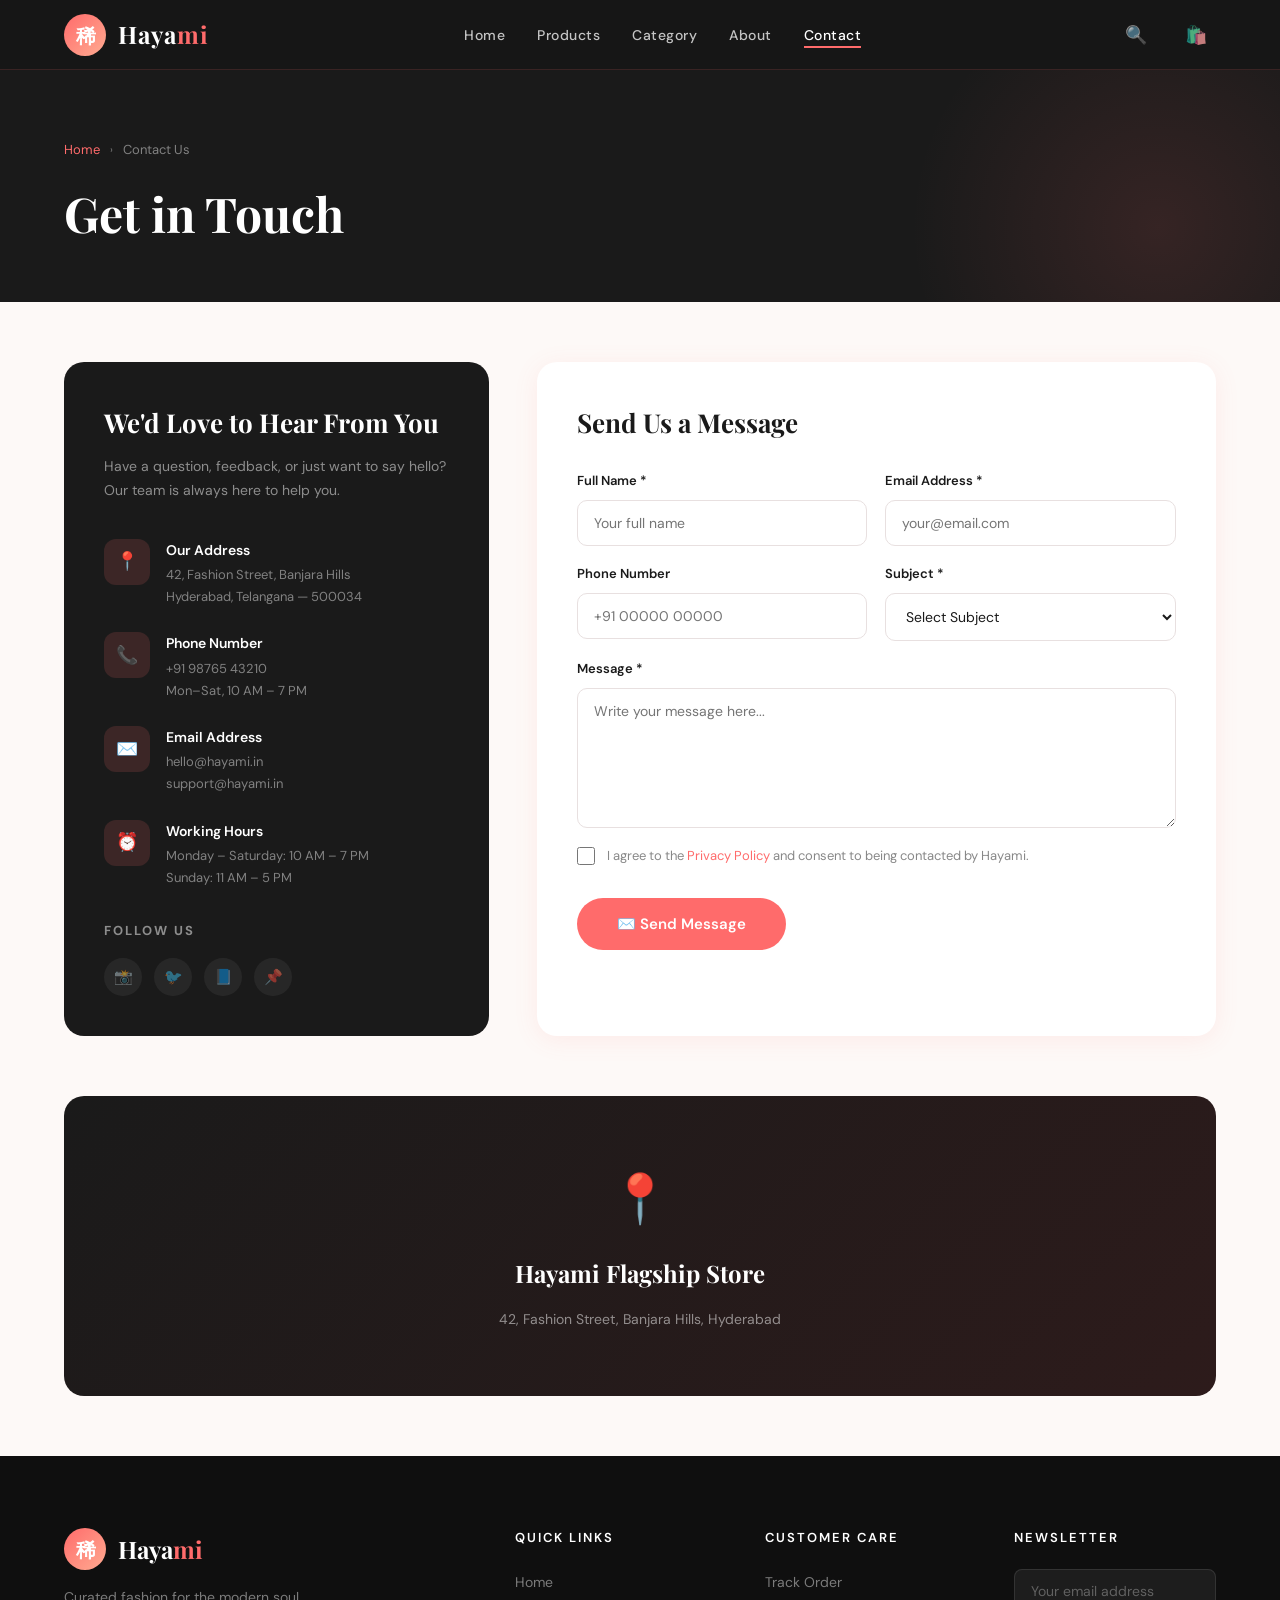
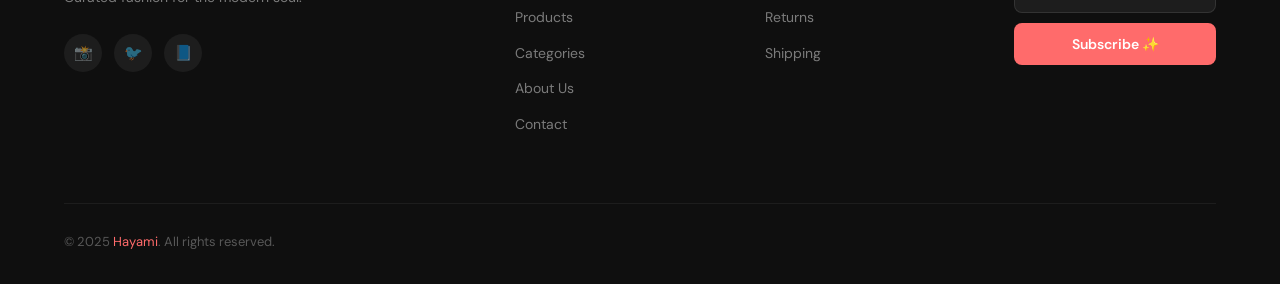
<file: contact.html>
<!DOCTYPE html>
<html lang="en">
<head>
  <meta charset="UTF-8">
  <meta name="viewport" content="width=device-width, initial-scale=1.0">
  <title>Contact Us — Hayami</title>
  <link rel="stylesheet" href="css/style.css">
  <script src="https://cdnjs.cloudflare.com/ajax/libs/jquery/3.7.1/jquery.min.js"></script>
  <link rel="icon" href="data:image/svg+xml,<svg xmlns='http://www.w3.org/2000/svg' viewBox='0 0 100 100'><text y='.9em' font-size='90'>稀</text></svg>">
</head>
<body>

<nav class="navbar">
  <a href="index.html" class="navbar-logo">
    <div class="logo-icon">稀</div>
    <span class="logo-text">Haya<span>mi</span></span>
  </a>
  <ul class="nav-links">
    <li><a href="index.html">Home</a></li>
    <li><a href="products.html">Products</a></li>
    <li><a href="category.html">Category</a></li>
    <li><a href="about.html">About</a></li>
    <li><a href="contact.html" class="active">Contact</a></li>
  </ul>
  <div class="nav-actions">
    <button class="nav-search-btn" onclick="window.location.href='search.html'">🔍</button>
    <button class="nav-cart-btn" onclick="window.location.href='cart.html'">🛍️ <span class="cart-badge">0</span></button>
    <button class="nav-hamburger"><span></span><span></span><span></span></button>
  </div>
</nav>

<div class="page-wrapper">

  <div class="page-banner">
    <div class="breadcrumb"><a href="index.html">Home</a><span class="sep">›</span><span>Contact Us</span></div>
    <h1>Get in Touch</h1>
  </div>

  <section class="contact-section">
    <div class="contact-layout">

      <!-- CONTACT INFO -->
      <div class="contact-info-card">
        <h3>We'd Love to Hear From You</h3>
        <p>Have a question, feedback, or just want to say hello? Our team is always here to help you.</p>

        <div class="contact-item">
          <div class="contact-item-icon">📍</div>
          <div class="contact-item-text">
            <h5>Our Address</h5>
            <p>42, Fashion Street, Banjara Hills<br>Hyderabad, Telangana — 500034</p>
          </div>
        </div>

        <div class="contact-item">
          <div class="contact-item-icon">📞</div>
          <div class="contact-item-text">
            <h5>Phone Number</h5>
            <p>+91 98765 43210<br>Mon–Sat, 10 AM – 7 PM</p>
          </div>
        </div>

        <div class="contact-item">
          <div class="contact-item-icon">✉️</div>
          <div class="contact-item-text">
            <h5>Email Address</h5>
            <p>hello@hayami.in<br>support@hayami.in</p>
          </div>
        </div>

        <div class="contact-item">
          <div class="contact-item-icon">⏰</div>
          <div class="contact-item-text">
            <h5>Working Hours</h5>
            <p>Monday – Saturday: 10 AM – 7 PM<br>Sunday: 11 AM – 5 PM</p>
          </div>
        </div>

        <div style="margin-top:32px;">
          <h5 style="font-size:13px;letter-spacing:2px;text-transform:uppercase;color:rgba(255,255,255,0.5);margin-bottom:16px;">Follow Us</h5>
          <div class="social-links">
            <a href="#" class="social-link">📸</a>
            <a href="#" class="social-link">🐦</a>
            <a href="#" class="social-link">📘</a>
            <a href="#" class="social-link">📌</a>
          </div>
        </div>
      </div>

      <!-- CONTACT FORM -->
      <div class="contact-form-card">
        <h3>Send Us a Message</h3>

        <form id="contact-form" class="contact-form" onsubmit="return false;">
          <div class="form-row">
            <div class="form-group">
              <label for="contact-name">Full Name *</label>
              <input type="text" id="contact-name" placeholder="Your full name" required>
              <span class="error-msg" id="contact-name-error">Name is required</span>
            </div>
            <div class="form-group">
              <label for="contact-email">Email Address *</label>
              <input type="email" id="contact-email" placeholder="your@email.com" required>
              <span class="error-msg" id="contact-email-error">Enter a valid email</span>
            </div>
          </div>
          <div class="form-row">
            <div class="form-group">
              <label for="contact-phone">Phone Number</label>
              <input type="tel" id="contact-phone" placeholder="+91 00000 00000">
            </div>
            <div class="form-group">
              <label for="contact-subject">Subject *</label>
              <select id="contact-subject" required>
                <option value="">Select Subject</option>
                <option>Order Inquiry</option>
                <option>Product Question</option>
                <option>Return / Exchange</option>
                <option>Shipping Issue</option>
                <option>General Feedback</option>
                <option>Partnership</option>
                <option>Other</option>
              </select>
              <span class="error-msg" id="contact-subject-error">Please select a subject</span>
            </div>
          </div>
          <div class="form-row full form-group" style="margin-bottom:18px;">
            <label for="contact-message">Message *</label>
            <textarea id="contact-message" placeholder="Write your message here..." required style="min-height:140px;"></textarea>
            <span class="error-msg" id="contact-message-error">Message is required</span>
          </div>

          <div style="display:flex;align-items:center;gap:12px;margin-bottom:24px;">
            <input type="checkbox" id="contact-agree" style="width:18px;height:18px;accent-color:var(--coral);" required>
            <label for="contact-agree" style="font-size:13px;color:var(--gray);cursor:pointer;">
              I agree to the <a href="#" style="color:var(--coral);">Privacy Policy</a> and consent to being contacted by Hayami.
            </label>
          </div>

          <button type="submit" class="submit-btn" id="contact-submit">
            ✉️ Send Message
          </button>
        </form>
      </div>

    </div>

    <!-- MAP PLACEHOLDER -->
    <div style="margin-top:60px;border-radius:var(--radius-lg);overflow:hidden;height:300px;background:linear-gradient(135deg,var(--dark),#2d1b1b);display:flex;align-items:center;justify-content:center;flex-direction:column;gap:16px;">
      <div style="font-size:48px;">📍</div>
      <h4 style="font-family:var(--font-display);font-size:24px;color:var(--white);">Hayami Flagship Store</h4>
      <p style="color:rgba(255,255,255,0.5);font-size:14px;">42, Fashion Street, Banjara Hills, Hyderabad</p>
    </div>

  </section>

</div>

<footer>
  <div class="footer-grid">
    <div class="footer-brand">
      <div style="display:flex;align-items:center;gap:12px;margin-bottom:16px;">
        <div class="logo-icon">稀</div>
        <span style="font-family:var(--font-display);font-size:24px;font-weight:700;color:var(--white);">Haya<span style="color:var(--coral);">mi</span></span>
      </div>
      <p>Curated fashion for the modern soul.</p>
      <div class="social-links"><a href="#" class="social-link">📸</a><a href="#" class="social-link">🐦</a><a href="#" class="social-link">📘</a></div>
    </div>
    <div class="footer-col"><h5>Quick Links</h5><ul><li><a href="index.html">Home</a></li><li><a href="products.html">Products</a></li><li><a href="category.html">Categories</a></li><li><a href="about.html">About Us</a></li><li><a href="contact.html">Contact</a></li></ul></div>
    <div class="footer-col"><h5>Customer Care</h5><ul><li><a href="#">Track Order</a></li><li><a href="#">Returns</a></li><li><a href="#">Shipping</a></li></ul></div>
    <div class="footer-col"><h5>Newsletter</h5><div class="footer-newsletter"><input type="email" placeholder="Your email address"><button>Subscribe ✨</button></div></div>
  </div>
  <div class="footer-bottom"><p>© 2025 <span>Hayami</span>. All rights reserved.</p></div>
</footer>

<button class="scroll-top">↑</button>
<script src="js/script.js"></script>
<script>
// jQuery-enhanced form validation
$(document).ready(function() {
  $('#contact-form').on('submit', function(e) {
    e.preventDefault();
    let valid = true;

    // Validate required fields
    $(this).find('[required]').each(function() {
      const $field = $(this);
      const $err = $('#' + $field.attr('id') + '-error');
      if (!$field.val().trim()) {
        $err.addClass('show');
        $field.css('border-color', 'var(--coral)');
        valid = false;
      } else {
        $err.removeClass('show');
        $field.css('border-color', 'var(--border)');
      }
    });

    // Email regex validation
    const email = $('#contact-email').val();
    const emailRegex = /^[^\s@]+@[^\s@]+\.[^\s@]+$/;
    if (email && !emailRegex.test(email)) {
      $('#contact-email-error').text('Please enter a valid email').addClass('show');
      $('#contact-email').css('border-color', 'var(--coral)');
      valid = false;
    }

    if (valid) {
      const $btn = $('#contact-submit');
      $btn.text('✅ Message Sent!').css('background', '#4CAF50');
      setTimeout(() => {
        $btn.text('✉️ Send Message').css('background', 'var(--coral)');
      }, 3000);
      $('#contact-form')[0].reset();
      showToast('✅ Your message has been sent! We\'ll respond within 24 hours.');
    }
  });

  // Live validation clear
  $('[required]').on('input change', function() {
    const $err = $('#' + $(this).attr('id') + '-error');
    if ($(this).val().trim()) {
      $err.removeClass('show');
      $(this).css('border-color', 'var(--border)');
    }
  });
});
</script>
</body>
</html>
</file>
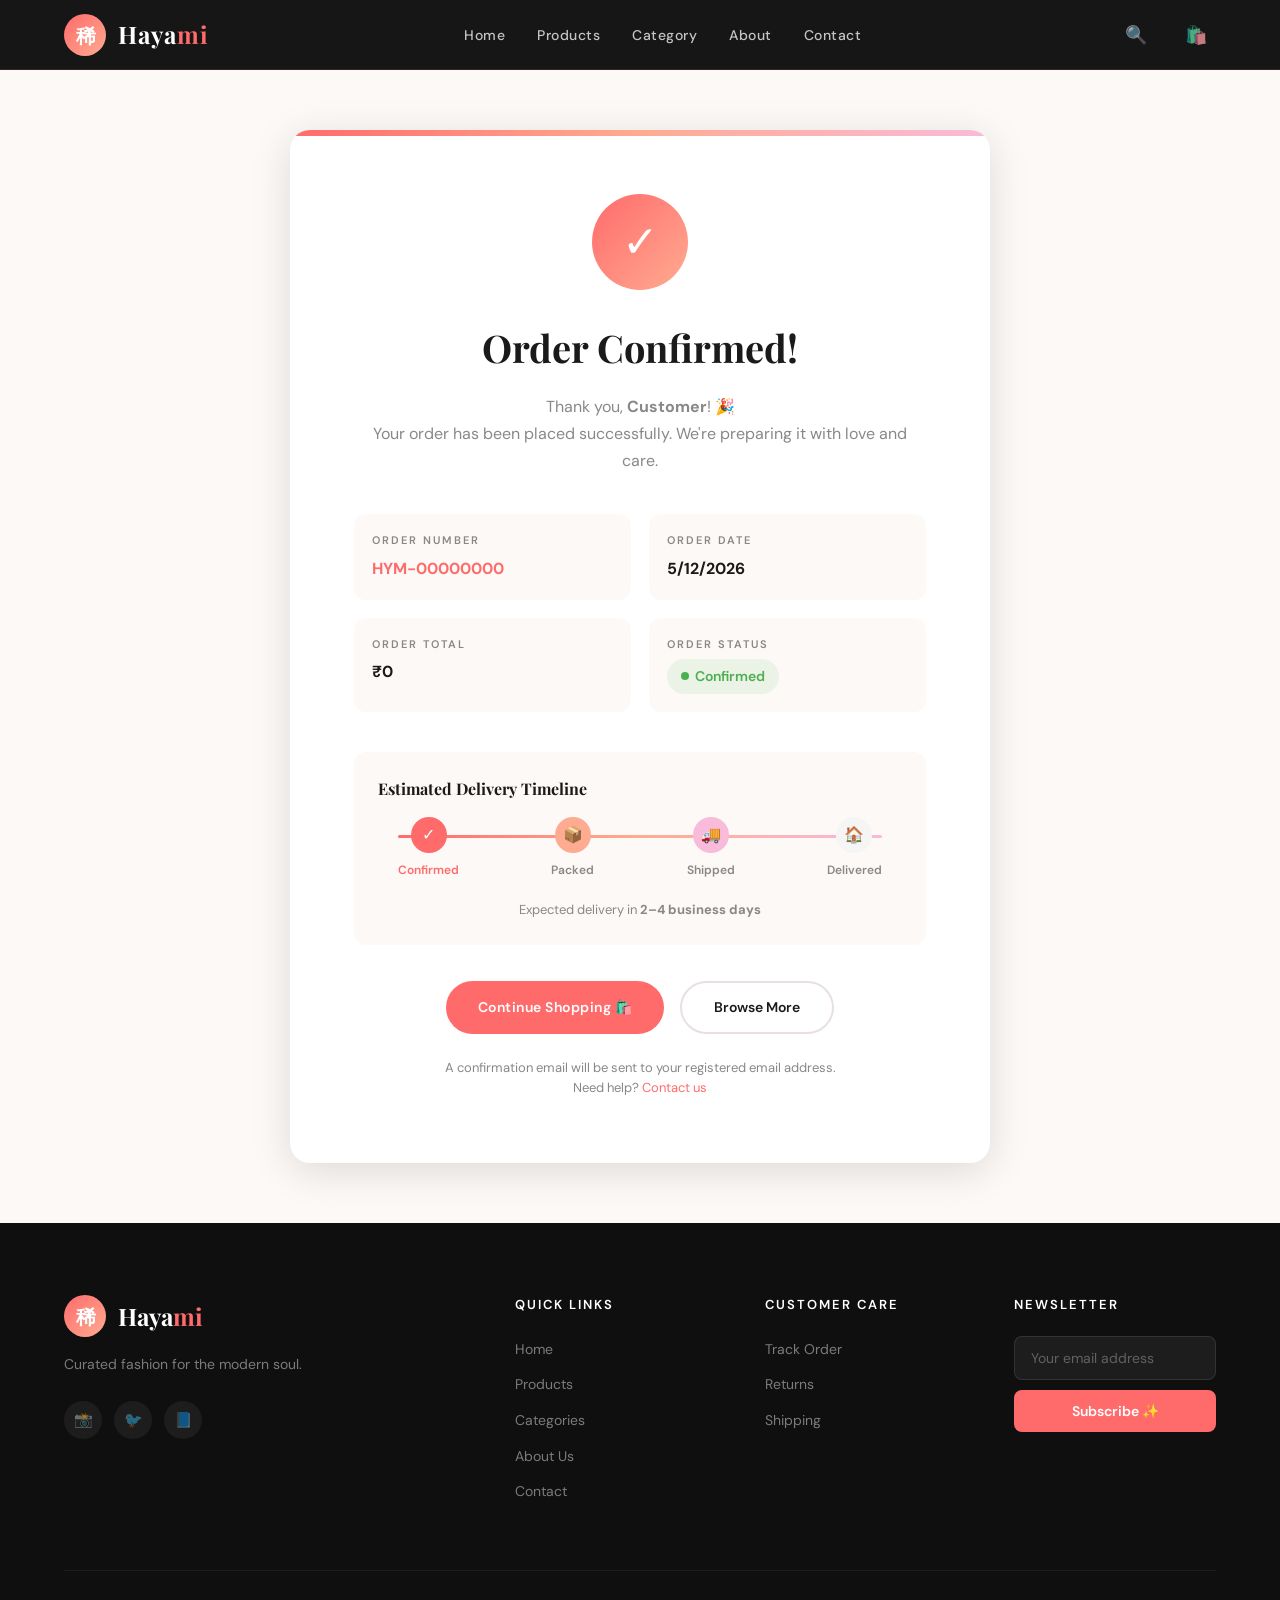
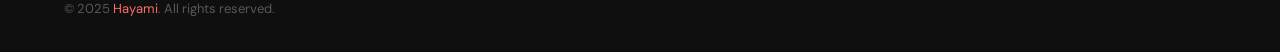
<file: order-confirmation.html>
<!DOCTYPE html>
<html lang="en">
<head>
  <meta charset="UTF-8">
  <meta name="viewport" content="width=device-width, initial-scale=1.0">
  <title>Order Confirmed — Hayami</title>
  <link rel="stylesheet" href="css/style.css">
  <link rel="icon" href="data:image/svg+xml,<svg xmlns='http://www.w3.org/2000/svg' viewBox='0 0 100 100'><text y='.9em' font-size='90'>稀</text></svg>">
</head>
<body>

<nav class="navbar">
  <a href="index.html" class="navbar-logo">
    <div class="logo-icon">稀</div>
    <span class="logo-text">Haya<span>mi</span></span>
  </a>
  <ul class="nav-links">
    <li><a href="index.html">Home</a></li>
    <li><a href="products.html">Products</a></li>
    <li><a href="category.html">Category</a></li>
    <li><a href="about.html">About</a></li>
    <li><a href="contact.html">Contact</a></li>
  </ul>
  <div class="nav-actions">
    <button class="nav-search-btn" onclick="window.location.href='search.html'">🔍</button>
    <button class="nav-cart-btn" onclick="window.location.href='cart.html'">🛍️ <span class="cart-badge">0</span></button>
    <button class="nav-hamburger"><span></span><span></span><span></span></button>
  </div>
</nav>

<div class="page-wrapper">
  <section class="order-confirmation-section">
    <div class="confirmation-card">
      <!-- Confetti -->
      <div class="confetti-area" id="confetti-area"></div>

      <!-- Check circle -->
      <div class="check-circle">✓</div>

      <h1 class="confirmation-title">Order Confirmed!</h1>
      <p class="confirmation-subtitle">
        Thank you, <strong id="conf-name">Customer</strong>! 🎉<br>
        Your order has been placed successfully. We're preparing it with love and care.
      </p>

      <div class="order-details-grid">
        <div class="order-detail-item">
          <div class="order-detail-label">Order Number</div>
          <div class="order-detail-value order-num" id="conf-order-num">HYM-00000000</div>
        </div>
        <div class="order-detail-item">
          <div class="order-detail-label">Order Date</div>
          <div class="order-detail-value" id="conf-date">—</div>
        </div>
        <div class="order-detail-item">
          <div class="order-detail-label">Order Total</div>
          <div class="order-detail-value" id="conf-total">₹0</div>
        </div>
        <div class="order-detail-item">
          <div class="order-detail-label">Order Status</div>
          <div class="order-detail-value">
            <span class="status-badge">Confirmed</span>
          </div>
        </div>
      </div>

      <!-- Delivery Timeline -->
      <div style="background:var(--off-white);border-radius:var(--radius);padding:24px;margin-bottom:36px;text-align:left;">
        <h4 style="font-family:var(--font-display);font-size:16px;margin-bottom:16px;">Estimated Delivery Timeline</h4>
        <div style="display:flex;justify-content:space-between;position:relative;padding:0 20px;">
          <div style="position:absolute;top:18px;left:20px;right:20px;height:3px;background:linear-gradient(90deg,var(--coral),var(--peach),var(--blush));border-radius:2px;"></div>
          <div style="text-align:center;z-index:1;">
            <div style="width:36px;height:36px;background:var(--coral);border-radius:50%;display:flex;align-items:center;justify-content:center;color:white;font-size:16px;margin:0 auto 8px;">✓</div>
            <div style="font-size:12px;font-weight:600;color:var(--coral);">Confirmed</div>
          </div>
          <div style="text-align:center;z-index:1;">
            <div style="width:36px;height:36px;background:var(--peach);border-radius:50%;display:flex;align-items:center;justify-content:center;color:white;font-size:16px;margin:0 auto 8px;">📦</div>
            <div style="font-size:12px;font-weight:600;color:var(--gray);">Packed</div>
          </div>
          <div style="text-align:center;z-index:1;">
            <div style="width:36px;height:36px;background:var(--blush);border-radius:50%;display:flex;align-items:center;justify-content:center;color:var(--dark);font-size:16px;margin:0 auto 8px;">🚚</div>
            <div style="font-size:12px;font-weight:600;color:var(--gray);">Shipped</div>
          </div>
          <div style="text-align:center;z-index:1;">
            <div style="width:36px;height:36px;background:var(--light-gray);border-radius:50%;display:flex;align-items:center;justify-content:center;color:var(--gray);font-size:16px;margin:0 auto 8px;">🏠</div>
            <div style="font-size:12px;font-weight:600;color:var(--gray);">Delivered</div>
          </div>
        </div>
        <p style="text-align:center;color:var(--gray);font-size:13px;margin-top:20px;">Expected delivery in <strong>2–4 business days</strong></p>
      </div>

      <div class="confirmation-actions">
        <a href="index.html" class="btn-primary">Continue Shopping 🛍️</a>
        <a href="products.html" class="btn-outline" style="color:var(--dark);border-color:var(--border);">Browse More</a>
      </div>

      <p style="margin-top:24px;color:var(--gray);font-size:13px;">
        A confirmation email will be sent to your registered email address.<br>
        Need help? <a href="contact.html" style="color:var(--coral);">Contact us</a>
      </p>
    </div>
  </section>
</div>

<footer>
  <div class="footer-grid">
    <div class="footer-brand">
      <div style="display:flex;align-items:center;gap:12px;margin-bottom:16px;">
        <div class="logo-icon">稀</div>
        <span style="font-family:var(--font-display);font-size:24px;font-weight:700;color:var(--white);">Haya<span style="color:var(--coral);">mi</span></span>
      </div>
      <p>Curated fashion for the modern soul.</p>
      <div class="social-links"><a href="#" class="social-link">📸</a><a href="#" class="social-link">🐦</a><a href="#" class="social-link">📘</a></div>
    </div>
    <div class="footer-col"><h5>Quick Links</h5><ul><li><a href="index.html">Home</a></li><li><a href="products.html">Products</a></li><li><a href="category.html">Categories</a></li><li><a href="about.html">About Us</a></li><li><a href="contact.html">Contact</a></li></ul></div>
    <div class="footer-col"><h5>Customer Care</h5><ul><li><a href="#">Track Order</a></li><li><a href="#">Returns</a></li><li><a href="#">Shipping</a></li></ul></div>
    <div class="footer-col"><h5>Newsletter</h5><div class="footer-newsletter"><input type="email" placeholder="Your email address"><button>Subscribe ✨</button></div></div>
  </div>
  <div class="footer-bottom"><p>© 2025 <span>Hayami</span>. All rights reserved.</p></div>
</footer>

<button class="scroll-top">↑</button>
<script src="js/script.js"></script>
</body>
</html>
</file>
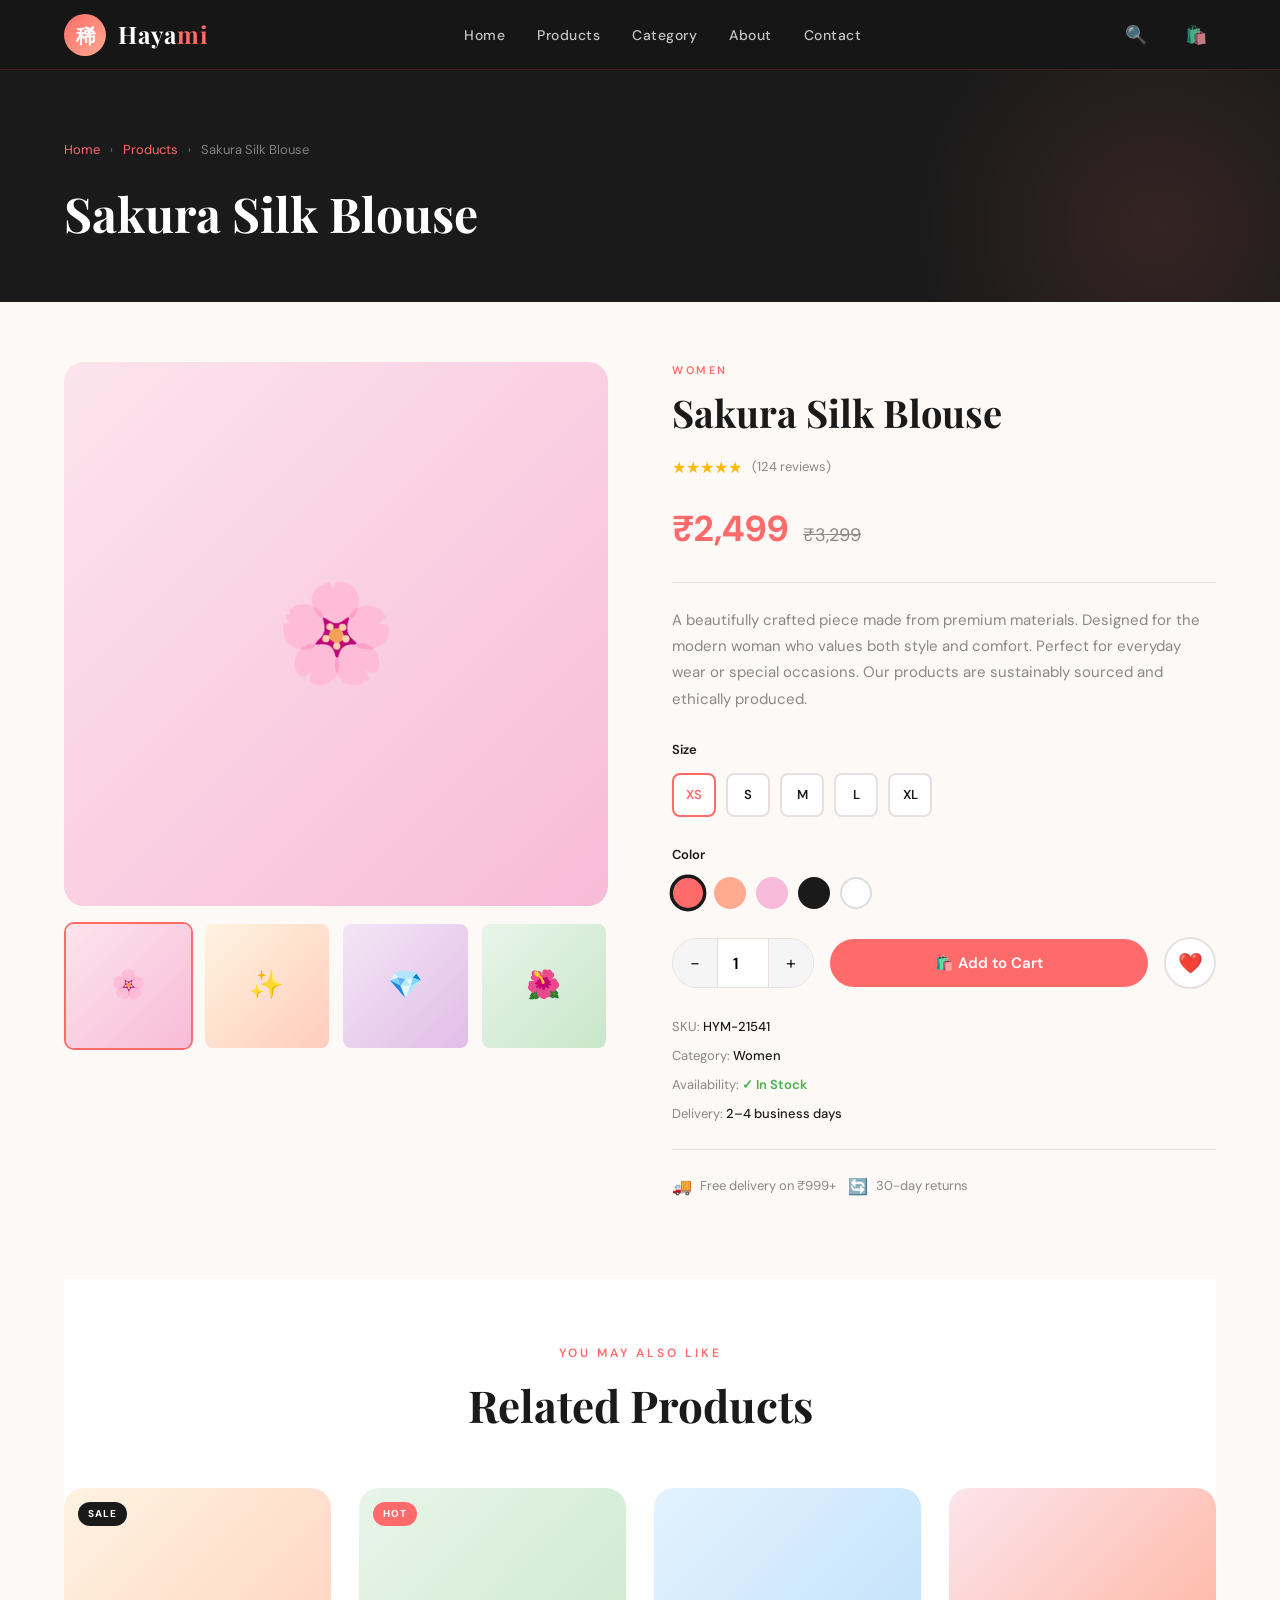
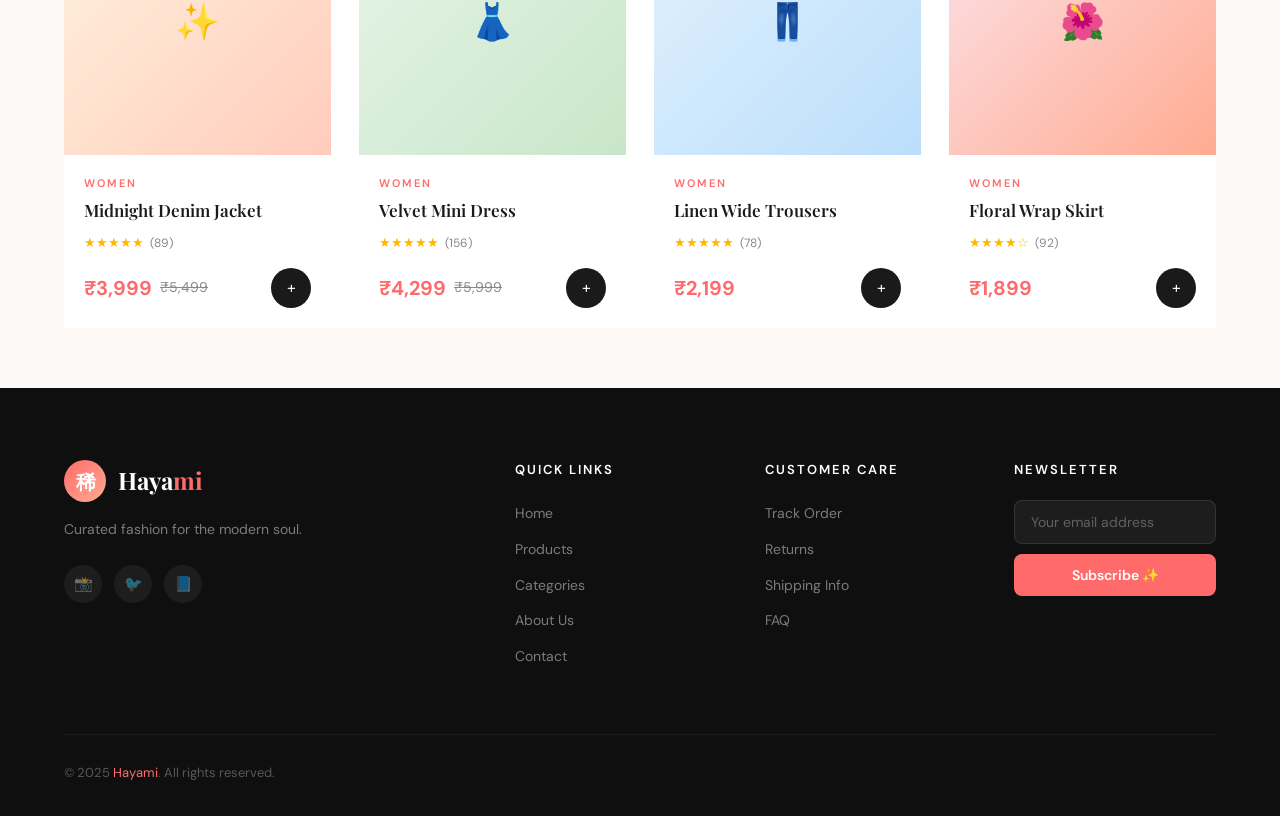
<file: product-view.html>
<!DOCTYPE html>
<html lang="en">
<head>
  <meta charset="UTF-8">
  <meta name="viewport" content="width=device-width, initial-scale=1.0">
  <title>Product View — Hayami</title>
  <link rel="stylesheet" href="css/style.css">
  <link rel="icon" href="data:image/svg+xml,<svg xmlns='http://www.w3.org/2000/svg' viewBox='0 0 100 100'><text y='.9em' font-size='90'>稀</text></svg>">
</head>
<body>

<!-- NAVBAR -->
<nav class="navbar">
  <a href="index.html" class="navbar-logo">
    <div class="logo-icon">稀</div>
    <span class="logo-text">Haya<span>mi</span></span>
  </a>
  <ul class="nav-links">
    <li><a href="index.html">Home</a></li>
    <li><a href="products.html">Products</a></li>
    <li><a href="category.html">Category</a></li>
    <li><a href="about.html">About</a></li>
    <li><a href="contact.html">Contact</a></li>
  </ul>
  <div class="nav-actions">
    <button class="nav-search-btn" onclick="window.location.href='search.html'" title="Search">🔍</button>
    <button class="nav-cart-btn" onclick="window.location.href='cart.html'" title="Cart">
      🛍️ <span class="cart-badge">0</span>
    </button>
    <button class="nav-hamburger"><span></span><span></span><span></span></button>
  </div>
</nav>

<div class="page-wrapper">

  <!-- PAGE BANNER -->
  <div class="page-banner">
    <div class="breadcrumb">
      <a href="index.html">Home</a>
      <span class="sep">›</span>
      <a href="products.html">Products</a>
      <span class="sep">›</span>
      <span id="pv-title-bread">Product</span>
    </div>
    <h1 id="pv-title-banner">Product Details</h1>
  </div>

  <!-- PRODUCT VIEW -->
  <section class="product-view-section">
    <div class="product-view-grid">

      <!-- GALLERY -->
      <div class="product-gallery">
        <div class="gallery-main">
          <div class="placeholder-img ph-1" id="pv-img-class" style="width:100%;height:100%;font-size:96px;display:flex;align-items:center;justify-content:center;">
            <span id="pv-emoji">🌸</span>
          </div>
        </div>
        <div class="gallery-thumbs">
          <div class="gallery-thumb active">
            <div class="placeholder-img ph-1" style="width:100%;height:100%;font-size:28px;display:flex;align-items:center;justify-content:center;">🌸</div>
          </div>
          <div class="gallery-thumb">
            <div class="placeholder-img ph-2" style="width:100%;height:100%;font-size:28px;display:flex;align-items:center;justify-content:center;">✨</div>
          </div>
          <div class="gallery-thumb">
            <div class="placeholder-img ph-3" style="width:100%;height:100%;font-size:28px;display:flex;align-items:center;justify-content:center;">💎</div>
          </div>
          <div class="gallery-thumb">
            <div class="placeholder-img ph-4" style="width:100%;height:100%;font-size:28px;display:flex;align-items:center;justify-content:center;">🌺</div>
          </div>
        </div>
      </div>

      <!-- PRODUCT DETAIL -->
      <div class="product-detail">
        <div class="product-detail-category" id="pv-category">Category</div>
        <h1 class="product-detail-title" id="pv-title">Product Name</h1>

        <div class="product-detail-rating">
          <span class="detail-stars" id="pv-rating-stars">★★★★★</span>
          <span class="review-count" id="pv-reviews">(0 reviews)</span>
        </div>

        <div class="product-detail-price">
          <span class="detail-price-current" id="pv-price">₹0</span>
          <span class="detail-price-old" id="pv-old-price"></span>
          <span class="detail-discount" id="pv-discount" style="display:none;">% OFF</span>
        </div>

        <p class="product-detail-desc">
          A beautifully crafted piece made from premium materials. Designed for the modern woman who values both style and comfort. Perfect for everyday wear or special occasions. Our products are sustainably sourced and ethically produced.
        </p>

        <div class="product-options">
          <div class="option-label">Size</div>
          <div class="size-options">
            <button class="size-btn active">XS</button>
            <button class="size-btn">S</button>
            <button class="size-btn">M</button>
            <button class="size-btn">L</button>
            <button class="size-btn">XL</button>
          </div>
        </div>

        <div class="product-options" style="margin-top:20px;">
          <div class="option-label">Color</div>
          <div class="color-options">
            <button class="color-btn active" style="background:#FF6B6B;" title="Coral"></button>
            <button class="color-btn" style="background:#FFAB91;" title="Peach"></button>
            <button class="color-btn" style="background:#F8BBD9;" title="Blush"></button>
            <button class="color-btn" style="background:#1a1a1a;" title="Black"></button>
            <button class="color-btn" style="background:#ffffff;border:2px solid #ddd;" title="White"></button>
          </div>
        </div>

        <div class="quantity-add-row" style="margin-top:28px;">
          <div class="qty-control">
            <button class="qty-btn" id="pv-qty-minus">−</button>
            <input class="qty-input" type="number" id="pv-qty" value="1" min="1">
            <button class="qty-btn" id="pv-qty-plus">+</button>
          </div>
          <button class="add-to-cart-big" id="pv-add-cart">
            🛍️ Add to Cart
          </button>
          <button class="wishlist-btn-big">❤️</button>
        </div>

        <div class="product-meta" style="margin-top:20px;display:flex;flex-direction:column;gap:8px;">
          <div>SKU: <span>HYM-<script>document.write(Math.floor(Math.random()*90000)+10000)</script></span></div>
          <div>Category: <span id="pv-meta-cat">—</span></div>
          <div>Availability: <span style="color:#4CAF50;font-weight:600;">✓ In Stock</span></div>
          <div>Delivery: <span>2–4 business days</span></div>
        </div>

        <div style="display:flex;gap:12px;margin-top:24px;padding-top:24px;border-top:1px solid var(--border);">
          <div style="display:flex;align-items:center;gap:8px;font-size:13px;color:var(--gray);">
            <span style="font-size:16px;">🚚</span> Free delivery on ₹999+
          </div>
          <div style="display:flex;align-items:center;gap:8px;font-size:13px;color:var(--gray);">
            <span style="font-size:16px;">🔄</span> 30-day returns
          </div>
        </div>
      </div>
    </div>

    <!-- RELATED PRODUCTS -->
    <div class="related-section" style="padding:60px 0 0;">
      <div class="section-header">
        <span class="section-tag">You May Also Like</span>
        <h2 class="section-title">Related Products</h2>
      </div>
      <div class="products-grid" id="related-grid">
        <!-- Injected by JS -->
      </div>
    </div>

  </section>
</div>

<!-- FOOTER -->
<footer>
  <div class="footer-grid">
    <div class="footer-brand">
      <div style="display:flex;align-items:center;gap:12px;margin-bottom:16px;">
        <div class="logo-icon">稀</div>
        <span style="font-family:var(--font-display);font-size:24px;font-weight:700;color:var(--white);">Haya<span style="color:var(--coral);">mi</span></span>
      </div>
      <p>Curated fashion for the modern soul.</p>
      <div class="social-links"><a href="#" class="social-link">📸</a><a href="#" class="social-link">🐦</a><a href="#" class="social-link">📘</a></div>
    </div>
    <div class="footer-col"><h5>Quick Links</h5><ul><li><a href="index.html">Home</a></li><li><a href="products.html">Products</a></li><li><a href="category.html">Categories</a></li><li><a href="about.html">About Us</a></li><li><a href="contact.html">Contact</a></li></ul></div>
    <div class="footer-col"><h5>Customer Care</h5><ul><li><a href="#">Track Order</a></li><li><a href="#">Returns</a></li><li><a href="#">Shipping Info</a></li><li><a href="#">FAQ</a></li></ul></div>
    <div class="footer-col"><h5>Newsletter</h5><div class="footer-newsletter"><input type="email" placeholder="Your email address"><button>Subscribe ✨</button></div></div>
  </div>
  <div class="footer-bottom"><p>© 2025 <span>Hayami</span>. All rights reserved.</p></div>
</footer>

<button class="scroll-top">↑</button>

<script src="js/script.js"></script>
<script>
  // Update breadcrumb and banner title
  document.addEventListener('DOMContentLoaded', () => {
    const title = document.getElementById('pv-title')?.textContent;
    if (title && document.getElementById('pv-title-bread')) {
      document.getElementById('pv-title-bread').textContent = title;
      document.getElementById('pv-title-banner').textContent = title;
    }
    // Meta category
    const cat = document.getElementById('pv-category')?.textContent;
    if (cat && document.getElementById('pv-meta-cat')) {
      document.getElementById('pv-meta-cat').textContent = cat;
    }
    // Size buttons
    document.querySelectorAll('.size-btn').forEach(btn => {
      btn.addEventListener('click', () => {
        document.querySelectorAll('.size-btn').forEach(b => b.classList.remove('active'));
        btn.classList.add('active');
      });
    });
    // Color buttons
    document.querySelectorAll('.color-btn').forEach(btn => {
      btn.addEventListener('click', () => {
        document.querySelectorAll('.color-btn').forEach(b => b.classList.remove('active'));
        btn.classList.add('active');
      });
    });
  });
</script>
</body>
</html>
</file>
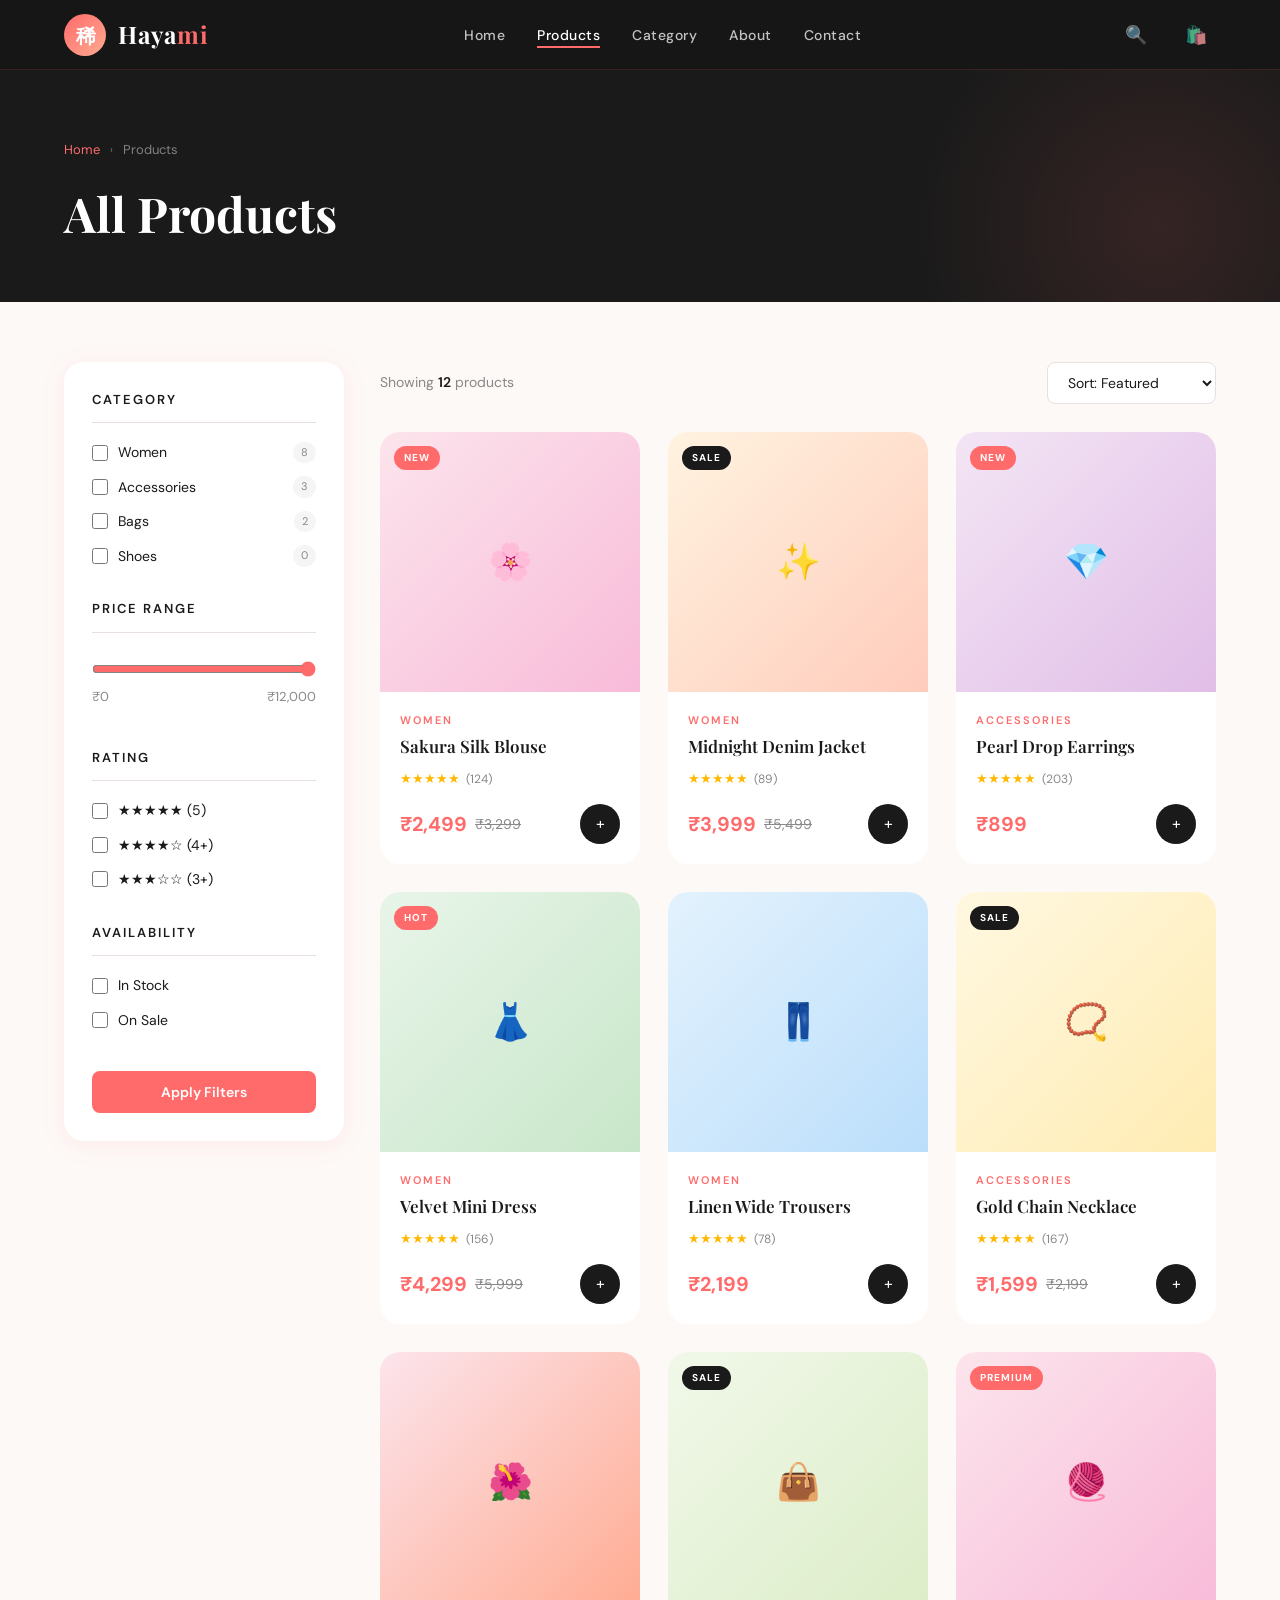
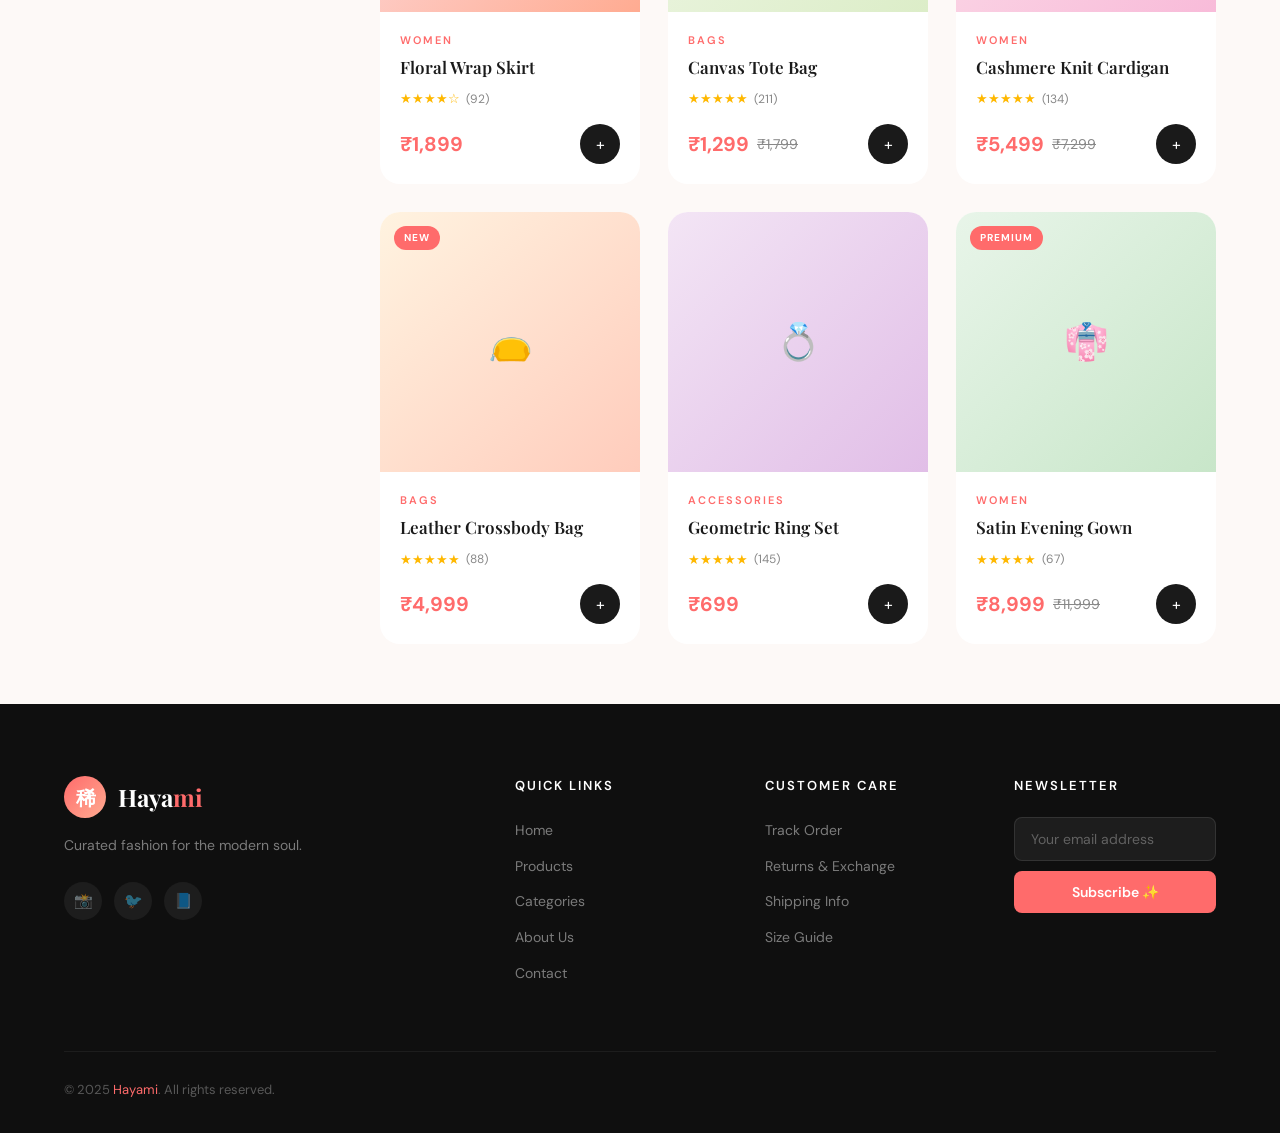
<file: products.html>
<!DOCTYPE html>
<html lang="en">
<head>
  <meta charset="UTF-8">
  <meta name="viewport" content="width=device-width, initial-scale=1.0">
  <title>Products — Hayami</title>
  <link rel="stylesheet" href="css/style.css">
  <link rel="icon" href="data:image/svg+xml,<svg xmlns='http://www.w3.org/2000/svg' viewBox='0 0 100 100'><text y='.9em' font-size='90'>稀</text></svg>">
</head>
<body>

<!-- NAVBAR -->
<nav class="navbar">
  <a href="index.html" class="navbar-logo">
    <div class="logo-icon">稀</div>
    <span class="logo-text">Haya<span>mi</span></span>
  </a>
  <ul class="nav-links">
    <li><a href="index.html">Home</a></li>
    <li><a href="products.html" class="active">Products</a></li>
    <li><a href="category.html">Category</a></li>
    <li><a href="about.html">About</a></li>
    <li><a href="contact.html">Contact</a></li>
  </ul>
  <div class="nav-actions">
    <button class="nav-search-btn" onclick="window.location.href='search.html'" title="Search">🔍</button>
    <button class="nav-cart-btn" onclick="window.location.href='cart.html'" title="Cart">
      🛍️ <span class="cart-badge">0</span>
    </button>
    <button class="nav-hamburger"><span></span><span></span><span></span></button>
  </div>
</nav>

<div class="page-wrapper">

  <!-- PAGE BANNER -->
  <div class="page-banner">
    <div class="breadcrumb">
      <a href="index.html">Home</a>
      <span class="sep">›</span>
      <span>Products</span>
    </div>
    <h1>All Products</h1>
  </div>

  <!-- PRODUCTS LAYOUT -->
  <div class="products-page-layout">

    <!-- FILTER SIDEBAR -->
    <aside class="filter-sidebar">
      <div class="filter-section">
        <h4>Category</h4>
        <div class="filter-option">
          <label><input type="checkbox" class="cat-filter" value="Women"> Women</label>
          <span class="filter-count">8</span>
        </div>
        <div class="filter-option">
          <label><input type="checkbox" class="cat-filter" value="Accessories"> Accessories</label>
          <span class="filter-count">3</span>
        </div>
        <div class="filter-option">
          <label><input type="checkbox" class="cat-filter" value="Bags"> Bags</label>
          <span class="filter-count">2</span>
        </div>
        <div class="filter-option">
          <label><input type="checkbox" class="cat-filter" value="Shoes"> Shoes</label>
          <span class="filter-count">0</span>
        </div>
      </div>

      <div class="filter-section">
        <h4>Price Range</h4>
        <div class="price-range-wrap">
          <input type="range" class="price-range" id="price-range" min="0" max="12000" value="12000" step="100">
          <div class="price-labels">
            <span>₹0</span>
            <span id="price-val">₹12,000</span>
          </div>
        </div>
      </div>

      <div class="filter-section">
        <h4>Rating</h4>
        <div class="filter-option">
          <label><input type="checkbox"> ★★★★★ (5)</label>
        </div>
        <div class="filter-option">
          <label><input type="checkbox"> ★★★★☆ (4+)</label>
        </div>
        <div class="filter-option">
          <label><input type="checkbox"> ★★★☆☆ (3+)</label>
        </div>
      </div>

      <div class="filter-section">
        <h4>Availability</h4>
        <div class="filter-option">
          <label><input type="checkbox"> In Stock</label>
        </div>
        <div class="filter-option">
          <label><input type="checkbox"> On Sale</label>
        </div>
      </div>

      <button class="filter-btn" onclick="showToast('✅ Filters applied')">Apply Filters</button>
    </aside>

    <!-- PRODUCTS MAIN -->
    <div class="products-main-area">
      <div class="products-toolbar">
        <div class="products-count">
          Showing <span id="products-count-num">12</span> products
        </div>
        <div class="toolbar-right">
          <select class="sort-select" id="sort-select">
            <option value="default">Sort: Featured</option>
            <option value="newest">Newest First</option>
            <option value="price-asc">Price: Low to High</option>
            <option value="price-desc">Price: High to Low</option>
            <option value="rating">Top Rated</option>
          </select>
        </div>
      </div>

      <div class="products-grid" id="products-grid">
        <!-- Injected by JS -->
      </div>
    </div>

  </div>

</div>

<!-- FOOTER -->
<footer>
  <div class="footer-grid">
    <div class="footer-brand">
      <div style="display:flex;align-items:center;gap:12px;margin-bottom:16px;">
        <div class="logo-icon">稀</div>
        <span style="font-family:var(--font-display);font-size:24px;font-weight:700;color:var(--white);">Haya<span style="color:var(--coral);">mi</span></span>
      </div>
      <p>Curated fashion for the modern soul.</p>
      <div class="social-links">
        <a href="#" class="social-link">📸</a>
        <a href="#" class="social-link">🐦</a>
        <a href="#" class="social-link">📘</a>
      </div>
    </div>
    <div class="footer-col">
      <h5>Quick Links</h5>
      <ul>
        <li><a href="index.html">Home</a></li>
        <li><a href="products.html">Products</a></li>
        <li><a href="category.html">Categories</a></li>
        <li><a href="about.html">About Us</a></li>
        <li><a href="contact.html">Contact</a></li>
      </ul>
    </div>
    <div class="footer-col">
      <h5>Customer Care</h5>
      <ul>
        <li><a href="#">Track Order</a></li>
        <li><a href="#">Returns & Exchange</a></li>
        <li><a href="#">Shipping Info</a></li>
        <li><a href="#">Size Guide</a></li>
      </ul>
    </div>
    <div class="footer-col">
      <h5>Newsletter</h5>
      <div class="footer-newsletter">
        <input type="email" placeholder="Your email address">
        <button>Subscribe ✨</button>
      </div>
    </div>
  </div>
  <div class="footer-bottom">
    <p>© 2025 <span>Hayami</span>. All rights reserved.</p>
  </div>
</footer>

<button class="scroll-top">↑</button>
<script src="js/script.js"></script>
</body>
</html>
</file>
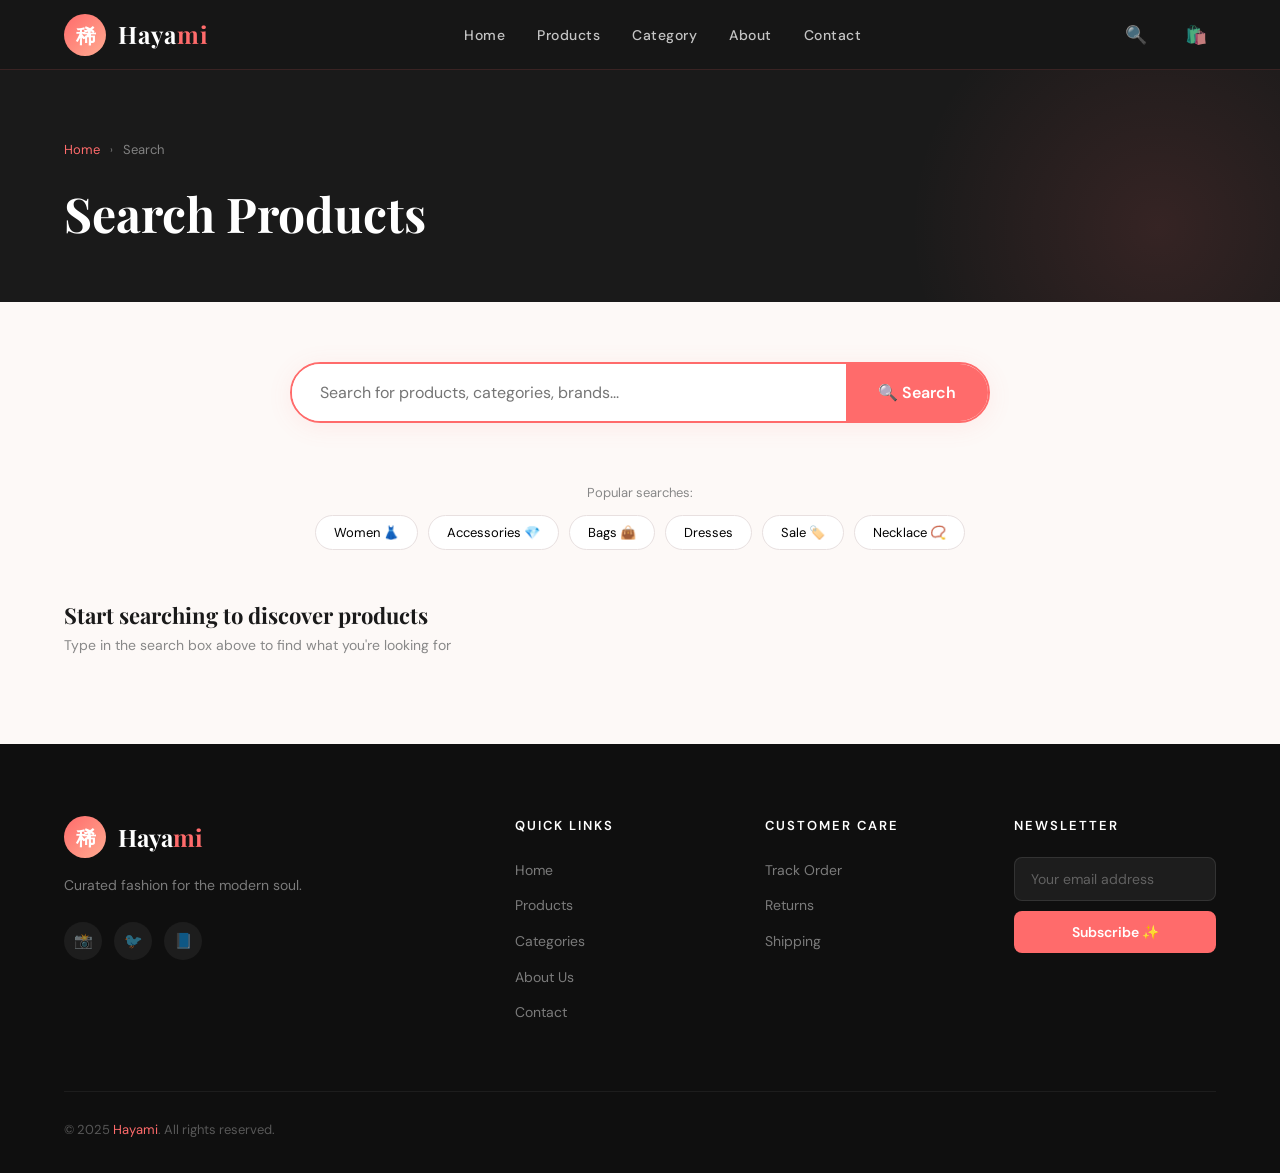
<file: search.html>
<!DOCTYPE html>
<html lang="en">
<head>
  <meta charset="UTF-8">
  <meta name="viewport" content="width=device-width, initial-scale=1.0">
  <title>Search — Hayami</title>
  <link rel="stylesheet" href="css/style.css">
  <link rel="icon" href="data:image/svg+xml,<svg xmlns='http://www.w3.org/2000/svg' viewBox='0 0 100 100'><text y='.9em' font-size='90'>稀</text></svg>">
</head>
<body>

<nav class="navbar">
  <a href="index.html" class="navbar-logo">
    <div class="logo-icon">稀</div>
    <span class="logo-text">Haya<span>mi</span></span>
  </a>
  <ul class="nav-links">
    <li><a href="index.html">Home</a></li>
    <li><a href="products.html">Products</a></li>
    <li><a href="category.html">Category</a></li>
    <li><a href="about.html">About</a></li>
    <li><a href="contact.html">Contact</a></li>
  </ul>
  <div class="nav-actions">
    <button class="nav-search-btn" onclick="window.location.href='search.html'">🔍</button>
    <button class="nav-cart-btn" onclick="window.location.href='cart.html'">🛍️ <span class="cart-badge">0</span></button>
    <button class="nav-hamburger"><span></span><span></span><span></span></button>
  </div>
</nav>

<div class="page-wrapper">

  <div class="page-banner">
    <div class="breadcrumb"><a href="index.html">Home</a><span class="sep">›</span><span>Search</span></div>
    <h1>Search Products</h1>
  </div>

  <section class="search-section">

    <!-- SEARCH BAR -->
    <div class="search-bar-big">
      <input type="text" id="search-input" placeholder="Search for products, categories, brands...">
      <button id="search-submit">🔍 Search</button>
    </div>

    <!-- POPULAR SEARCHES -->
    <div style="text-align:center;margin-bottom:48px;">
      <p style="color:var(--gray);font-size:13px;margin-bottom:12px;">Popular searches:</p>
      <div style="display:flex;gap:10px;justify-content:center;flex-wrap:wrap;">
        <button onclick="quickSearch('Women')" style="padding:8px 18px;border:1.5px solid var(--border);border-radius:20px;font-size:13px;background:var(--white);cursor:pointer;transition:var(--transition);" onmouseover="this.style.borderColor='var(--coral)';this.style.color='var(--coral)'" onmouseout="this.style.borderColor='var(--border)';this.style.color='inherit'">Women 👗</button>
        <button onclick="quickSearch('Accessories')" style="padding:8px 18px;border:1.5px solid var(--border);border-radius:20px;font-size:13px;background:var(--white);cursor:pointer;transition:var(--transition);" onmouseover="this.style.borderColor='var(--coral)';this.style.color='var(--coral)'" onmouseout="this.style.borderColor='var(--border)';this.style.color='inherit'">Accessories 💎</button>
        <button onclick="quickSearch('Bags')" style="padding:8px 18px;border:1.5px solid var(--border);border-radius:20px;font-size:13px;background:var(--white);cursor:pointer;transition:var(--transition);" onmouseover="this.style.borderColor='var(--coral)';this.style.color='var(--coral)'" onmouseout="this.style.borderColor='var(--border)';this.style.color='inherit'">Bags 👜</button>
        <button onclick="quickSearch('dress')" style="padding:8px 18px;border:1.5px solid var(--border);border-radius:20px;font-size:13px;background:var(--white);cursor:pointer;transition:var(--transition);" onmouseover="this.style.borderColor='var(--coral)';this.style.color='var(--coral)'" onmouseout="this.style.borderColor='var(--border)';this.style.color='inherit'">Dresses</button>
        <button onclick="quickSearch('sale')" style="padding:8px 18px;border:1.5px solid var(--border);border-radius:20px;font-size:13px;background:var(--white);cursor:pointer;transition:var(--transition);" onmouseover="this.style.borderColor='var(--coral)';this.style.color='var(--coral)'" onmouseout="this.style.borderColor='var(--border)';this.style.color='inherit'">Sale 🏷️</button>
        <button onclick="quickSearch('necklace')" style="padding:8px 18px;border:1.5px solid var(--border);border-radius:20px;font-size:13px;background:var(--white);cursor:pointer;transition:var(--transition);" onmouseover="this.style.borderColor='var(--coral)';this.style.color='var(--coral)'" onmouseout="this.style.borderColor='var(--border)';this.style.color='inherit'">Necklace 📿</button>
      </div>
    </div>

    <!-- RESULTS HEADER -->
    <div class="search-results-header" id="search-results-header">
      <h3 style="font-family:var(--font-display);font-size:22px;color:var(--dark);">Start searching to discover products</h3>
      <p style="color:var(--gray);font-size:14px;">Type in the search box above to find what you're looking for</p>
    </div>

    <!-- RESULTS GRID -->
    <div class="products-grid" id="search-results-grid">
      <!-- Injected by JS -->
    </div>

  </section>

</div>

<footer>
  <div class="footer-grid">
    <div class="footer-brand">
      <div style="display:flex;align-items:center;gap:12px;margin-bottom:16px;">
        <div class="logo-icon">稀</div>
        <span style="font-family:var(--font-display);font-size:24px;font-weight:700;color:var(--white);">Haya<span style="color:var(--coral);">mi</span></span>
      </div>
      <p>Curated fashion for the modern soul.</p>
      <div class="social-links"><a href="#" class="social-link">📸</a><a href="#" class="social-link">🐦</a><a href="#" class="social-link">📘</a></div>
    </div>
    <div class="footer-col"><h5>Quick Links</h5><ul><li><a href="index.html">Home</a></li><li><a href="products.html">Products</a></li><li><a href="category.html">Categories</a></li><li><a href="about.html">About Us</a></li><li><a href="contact.html">Contact</a></li></ul></div>
    <div class="footer-col"><h5>Customer Care</h5><ul><li><a href="#">Track Order</a></li><li><a href="#">Returns</a></li><li><a href="#">Shipping</a></li></ul></div>
    <div class="footer-col"><h5>Newsletter</h5><div class="footer-newsletter"><input type="email" placeholder="Your email address"><button>Subscribe ✨</button></div></div>
  </div>
  <div class="footer-bottom"><p>© 2025 <span>Hayami</span>. All rights reserved.</p></div>
</footer>

<button class="scroll-top">↑</button>
<script src="js/script.js"></script>
<script>
  function quickSearch(term) {
    document.getElementById('search-input').value = term;
    doSearch(term);
  }
</script>
</body>
</html>
</file>
<file: css/style.css>
/* ===== HAYAMI E-COMMERCE - STYLE.CSS ===== */
@import url('https://fonts.googleapis.com/css2?family=Playfair+Display:wght@400;500;600;700&family=DM+Sans:wght@300;400;500;600&display=swap');

:root {
  --black: #0f0f0f;
  --dark: #1a1a1a;
  --coral: #FF6B6B;
  --coral-dark: #e05555;
  --peach: #FFAB91;
  --blush: #F8BBD9;
  --blush-light: #fce4ec;
  --white: #ffffff;
  --off-white: #fdf9f7;
  --gray: #888888;
  --light-gray: #f5f5f5;
  --border: #e8e0e0;
  --shadow: 0 4px 24px rgba(255,107,107,0.10);
  --shadow-lg: 0 8px 40px rgba(0,0,0,0.13);
  --radius: 12px;
  --radius-lg: 20px;
  --transition: all 0.3s ease;
  --font-display: 'Playfair Display', serif;
  --font-body: 'DM Sans', sans-serif;
}

* { margin: 0; padding: 0; box-sizing: border-box; }

html { scroll-behavior: smooth; }

body {
  font-family: var(--font-body);
  background: var(--off-white);
  color: var(--dark);
  line-height: 1.6;
}

a { text-decoration: none; color: inherit; transition: var(--transition); }
ul { list-style: none; }
img { max-width: 100%; display: block; }
button { cursor: pointer; border: none; outline: none; font-family: var(--font-body); }
input, textarea, select { font-family: var(--font-body); outline: none; }

/* ===== SCROLLBAR ===== */
::-webkit-scrollbar { width: 6px; }
::-webkit-scrollbar-track { background: var(--light-gray); }
::-webkit-scrollbar-thumb { background: var(--coral); border-radius: 10px; }

/* ===== NAVBAR ===== */
.navbar {
  position: fixed;
  top: 0; left: 0; right: 0;
  z-index: 1000;
  background: rgba(15,15,15,0.97);
  backdrop-filter: blur(12px);
  padding: 0 5%;
  height: 70px;
  display: flex;
  align-items: center;
  justify-content: space-between;
  border-bottom: 1px solid rgba(255,107,107,0.15);
}

.navbar-logo {
  display: flex;
  align-items: center;
  gap: 12px;
}

.logo-icon {
  width: 42px;
  height: 42px;
  background: linear-gradient(135deg, var(--coral), var(--peach));
  border-radius: 50%;
  display: flex;
  align-items: center;
  justify-content: center;
  font-family: var(--font-display);
  font-size: 20px;
  font-weight: 700;
  color: var(--white);
  letter-spacing: -1px;
  flex-shrink: 0;
}

.logo-text {
  font-family: var(--font-display);
  font-size: 24px;
  font-weight: 700;
  color: var(--white);
  letter-spacing: 1px;
}

.logo-text span {
  color: var(--coral);
}

.nav-links {
  display: flex;
  align-items: center;
  gap: 32px;
}

.nav-links a {
  color: rgba(255,255,255,0.75);
  font-size: 14px;
  font-weight: 500;
  letter-spacing: 0.5px;
  transition: var(--transition);
  position: relative;
}

.nav-links a::after {
  content: '';
  position: absolute;
  bottom: -4px; left: 0; right: 0;
  height: 2px;
  background: var(--coral);
  transform: scaleX(0);
  transition: var(--transition);
}

.nav-links a:hover { color: var(--white); }
.nav-links a:hover::after, .nav-links a.active::after { transform: scaleX(1); }
.nav-links a.active { color: var(--white); }

.nav-actions {
  display: flex;
  align-items: center;
  gap: 20px;
}

.nav-search-btn, .nav-cart-btn {
  background: none;
  color: rgba(255,255,255,0.75);
  font-size: 18px;
  width: 40px; height: 40px;
  border-radius: 50%;
  display: flex;
  align-items: center;
  justify-content: center;
  transition: var(--transition);
  position: relative;
}

.nav-search-btn:hover, .nav-cart-btn:hover {
  background: rgba(255,107,107,0.15);
  color: var(--coral);
}

.cart-badge {
  position: absolute;
  top: -4px; right: -4px;
  background: var(--coral);
  color: var(--white);
  font-size: 10px;
  font-weight: 700;
  width: 18px; height: 18px;
  border-radius: 50%;
  display: flex;
  align-items: center;
  justify-content: center;
}

.nav-hamburger {
  display: none;
  flex-direction: column;
  gap: 5px;
  background: none;
  padding: 4px;
}

.nav-hamburger span {
  display: block;
  width: 24px; height: 2px;
  background: var(--white);
  border-radius: 2px;
  transition: var(--transition);
}

/* ===== PAGE WRAPPER ===== */
.page-wrapper { padding-top: 70px; }

/* ===== HERO / SLIDER ===== */
.hero-slider {
  position: relative;
  height: calc(100vh - 70px);
  min-height: 500px;
  overflow: hidden;
}

.slide {
  position: absolute;
  inset: 0;
  opacity: 0;
  transition: opacity 0.8s ease;
}

.slide.active { opacity: 1; }

.slide-bg {
  width: 100%; height: 100%;
  object-fit: cover;
}

.slide-overlay {
  position: absolute;
  inset: 0;
  display: flex;
  align-items: center;
  padding: 0 8%;
}

.slide-1 .slide-overlay { background: linear-gradient(105deg, rgba(15,15,15,0.88) 40%, rgba(255,107,107,0.25) 100%); }
.slide-2 .slide-overlay { background: linear-gradient(105deg, rgba(15,15,15,0.85) 40%, rgba(255,171,145,0.25) 100%); }
.slide-3 .slide-overlay { background: linear-gradient(105deg, rgba(15,15,15,0.88) 40%, rgba(248,187,217,0.25) 100%); }

.slide-content { max-width: 600px; }

.slide-badge {
  display: inline-block;
  background: var(--coral);
  color: var(--white);
  font-size: 11px;
  font-weight: 600;
  letter-spacing: 2px;
  text-transform: uppercase;
  padding: 6px 16px;
  border-radius: 20px;
  margin-bottom: 20px;
}

.slide-title {
  font-family: var(--font-display);
  font-size: clamp(36px, 5vw, 68px);
  font-weight: 700;
  color: var(--white);
  line-height: 1.15;
  margin-bottom: 20px;
}

.slide-title span { color: var(--coral); }

.slide-desc {
  color: rgba(255,255,255,0.75);
  font-size: 16px;
  line-height: 1.7;
  margin-bottom: 36px;
  max-width: 480px;
}

.slide-actions { display: flex; gap: 16px; flex-wrap: wrap; }

.btn-primary {
  background: var(--coral);
  color: var(--white);
  padding: 14px 32px;
  border-radius: 50px;
  font-size: 14px;
  font-weight: 600;
  letter-spacing: 0.5px;
  transition: var(--transition);
  display: inline-flex;
  align-items: center;
  gap: 8px;
}

.btn-primary:hover { background: var(--coral-dark); transform: translateY(-2px); box-shadow: 0 8px 24px rgba(255,107,107,0.4); }

.btn-outline {
  background: transparent;
  color: var(--white);
  padding: 13px 32px;
  border-radius: 50px;
  font-size: 14px;
  font-weight: 600;
  border: 2px solid rgba(255,255,255,0.4);
  transition: var(--transition);
  display: inline-flex;
  align-items: center;
  gap: 8px;
}

.btn-outline:hover { border-color: var(--white); background: rgba(255,255,255,0.08); }

.slider-controls {
  position: absolute;
  bottom: 36px;
  left: 8%;
  display: flex;
  gap: 10px;
  z-index: 10;
}

.slider-dot {
  width: 8px; height: 8px;
  border-radius: 50%;
  background: rgba(255,255,255,0.35);
  cursor: pointer;
  transition: var(--transition);
  border: none;
}

.slider-dot.active { background: var(--coral); width: 24px; border-radius: 4px; }

.slider-arrows {
  position: absolute;
  right: 5%;
  top: 50%;
  transform: translateY(-50%);
  display: flex;
  flex-direction: column;
  gap: 12px;
  z-index: 10;
}

.slider-arrow {
  width: 44px; height: 44px;
  border-radius: 50%;
  background: rgba(255,255,255,0.12);
  backdrop-filter: blur(8px);
  color: var(--white);
  font-size: 16px;
  display: flex;
  align-items: center;
  justify-content: center;
  transition: var(--transition);
}

.slider-arrow:hover { background: var(--coral); }

/* ===== SECTION STYLES ===== */
section { padding: 80px 5%; }

.section-header { text-align: center; margin-bottom: 56px; }

.section-tag {
  display: inline-block;
  color: var(--coral);
  font-size: 12px;
  font-weight: 600;
  letter-spacing: 3px;
  text-transform: uppercase;
  margin-bottom: 14px;
}

.section-title {
  font-family: var(--font-display);
  font-size: clamp(28px, 3.5vw, 44px);
  font-weight: 700;
  color: var(--dark);
  line-height: 1.25;
  margin-bottom: 16px;
}

.section-desc {
  color: var(--gray);
  font-size: 16px;
  max-width: 520px;
  margin: 0 auto;
  line-height: 1.7;
}

/* ===== CATEGORIES SECTION ===== */
.categories-section { background: var(--white); }

.categories-grid {
  display: grid;
  grid-template-columns: repeat(auto-fill, minmax(220px, 1fr));
  gap: 24px;
}

.category-card {
  position: relative;
  border-radius: var(--radius-lg);
  overflow: hidden;
  aspect-ratio: 3/4;
  cursor: pointer;
  transition: var(--transition);
}

.category-card:hover { transform: translateY(-6px); box-shadow: var(--shadow-lg); }

.category-card img {
  width: 100%; height: 100%;
  object-fit: cover;
  transition: transform 0.6s ease;
}

.category-card:hover img { transform: scale(1.08); }

.category-overlay {
  position: absolute;
  inset: 0;
  background: linear-gradient(to top, rgba(15,15,15,0.82) 40%, transparent 100%);
  display: flex;
  flex-direction: column;
  justify-content: flex-end;
  padding: 24px;
}

.category-name {
  font-family: var(--font-display);
  font-size: 20px;
  font-weight: 600;
  color: var(--white);
  margin-bottom: 4px;
}

.category-count {
  color: var(--peach);
  font-size: 13px;
}

.category-arrow {
  position: absolute;
  top: 16px; right: 16px;
  width: 36px; height: 36px;
  background: var(--coral);
  border-radius: 50%;
  display: flex;
  align-items: center;
  justify-content: center;
  color: var(--white);
  font-size: 14px;
  opacity: 0;
  transition: var(--transition);
}

.category-card:hover .category-arrow { opacity: 1; }

/* ===== PRODUCTS GRID ===== */
.products-section { background: var(--off-white); }

.products-grid {
  display: grid;
  grid-template-columns: repeat(auto-fill, minmax(260px, 1fr));
  gap: 28px;
}

.product-card {
  background: var(--white);
  border-radius: var(--radius-lg);
  overflow: hidden;
  transition: var(--transition);
  position: relative;
}

.product-card:hover { transform: translateY(-6px); box-shadow: var(--shadow-lg); }

.product-img-wrap {
  position: relative;
  aspect-ratio: 1;
  overflow: hidden;
  background: var(--light-gray);
}

.product-img-wrap img {
  width: 100%; height: 100%;
  object-fit: cover;
  transition: transform 0.6s ease;
}

.product-card:hover .product-img-wrap img { transform: scale(1.08); }

.product-badge {
  position: absolute;
  top: 14px; left: 14px;
  background: var(--coral);
  color: var(--white);
  font-size: 10px;
  font-weight: 700;
  letter-spacing: 1px;
  text-transform: uppercase;
  padding: 4px 10px;
  border-radius: 20px;
}

.product-badge.sale { background: var(--dark); }

.product-actions {
  position: absolute;
  top: 14px; right: 14px;
  display: flex;
  flex-direction: column;
  gap: 8px;
  opacity: 0;
  transform: translateX(10px);
  transition: var(--transition);
}

.product-card:hover .product-actions { opacity: 1; transform: translateX(0); }

.product-action-btn {
  width: 38px; height: 38px;
  background: var(--white);
  border-radius: 50%;
  display: flex;
  align-items: center;
  justify-content: center;
  font-size: 15px;
  color: var(--dark);
  box-shadow: 0 2px 12px rgba(0,0,0,0.12);
  transition: var(--transition);
}

.product-action-btn:hover { background: var(--coral); color: var(--white); }

.product-info { padding: 20px; }

.product-category {
  font-size: 11px;
  font-weight: 600;
  letter-spacing: 2px;
  text-transform: uppercase;
  color: var(--coral);
  margin-bottom: 6px;
}

.product-name {
  font-family: var(--font-display);
  font-size: 17px;
  font-weight: 600;
  color: var(--dark);
  margin-bottom: 10px;
  line-height: 1.4;
}

.product-rating {
  display: flex;
  align-items: center;
  gap: 6px;
  margin-bottom: 14px;
}

.stars { color: #FFB800; font-size: 13px; }
.rating-count { color: var(--gray); font-size: 12px; }

.product-footer {
  display: flex;
  align-items: center;
  justify-content: space-between;
}

.product-price {
  display: flex;
  align-items: center;
  gap: 8px;
}

.price-current {
  font-size: 20px;
  font-weight: 700;
  color: var(--coral);
}

.price-old {
  font-size: 14px;
  color: var(--gray);
  text-decoration: line-through;
}

.add-cart-btn {
  background: var(--dark);
  color: var(--white);
  width: 40px; height: 40px;
  border-radius: 50%;
  display: flex;
  align-items: center;
  justify-content: center;
  font-size: 16px;
  transition: var(--transition);
}

.add-cart-btn:hover { background: var(--coral); transform: scale(1.1); }

/* ===== FEATURES STRIP ===== */
.features-strip {
  background: var(--dark);
  padding: 60px 5%;
}

.features-grid {
  display: grid;
  grid-template-columns: repeat(auto-fill, minmax(220px, 1fr));
  gap: 32px;
}

.feature-item {
  display: flex;
  align-items: flex-start;
  gap: 18px;
}

.feature-icon {
  width: 54px; height: 54px;
  background: rgba(255,107,107,0.12);
  border: 1px solid rgba(255,107,107,0.25);
  border-radius: var(--radius);
  display: flex;
  align-items: center;
  justify-content: center;
  font-size: 22px;
  color: var(--coral);
  flex-shrink: 0;
}

.feature-text h4 {
  font-size: 15px;
  font-weight: 600;
  color: var(--white);
  margin-bottom: 4px;
}

.feature-text p {
  font-size: 13px;
  color: rgba(255,255,255,0.5);
  line-height: 1.6;
}

/* ===== FOOTER ===== */
footer {
  background: var(--black);
  padding: 72px 5% 32px;
}

.footer-grid {
  display: grid;
  grid-template-columns: 2fr 1fr 1fr 1fr;
  gap: 48px;
  margin-bottom: 56px;
}

.footer-brand .logo-text { font-size: 28px; margin-bottom: 16px; display: block; }
.footer-brand p {
  color: rgba(255,255,255,0.45);
  font-size: 14px;
  line-height: 1.7;
  margin-bottom: 24px;
  max-width: 300px;
}

.social-links { display: flex; gap: 12px; }

.social-link {
  width: 38px; height: 38px;
  background: rgba(255,255,255,0.06);
  border-radius: 50%;
  display: flex;
  align-items: center;
  justify-content: center;
  color: rgba(255,255,255,0.5);
  font-size: 15px;
  transition: var(--transition);
}

.social-link:hover { background: var(--coral); color: var(--white); }

.footer-col h5 {
  font-size: 13px;
  font-weight: 600;
  letter-spacing: 2px;
  text-transform: uppercase;
  color: var(--white);
  margin-bottom: 20px;
}

.footer-col ul li { margin-bottom: 10px; }
.footer-col ul li a {
  color: rgba(255,255,255,0.45);
  font-size: 14px;
  transition: var(--transition);
}

.footer-col ul li a:hover { color: var(--coral); padding-left: 4px; }

.footer-newsletter input {
  width: 100%;
  background: rgba(255,255,255,0.06);
  border: 1px solid rgba(255,255,255,0.1);
  border-radius: 8px;
  padding: 12px 16px;
  color: var(--white);
  font-size: 14px;
  margin-bottom: 10px;
}

.footer-newsletter input::placeholder { color: rgba(255,255,255,0.3); }

.footer-newsletter button {
  width: 100%;
  background: var(--coral);
  color: var(--white);
  padding: 12px;
  border-radius: 8px;
  font-size: 14px;
  font-weight: 600;
  transition: var(--transition);
}

.footer-newsletter button:hover { background: var(--coral-dark); }

.footer-bottom {
  border-top: 1px solid rgba(255,255,255,0.06);
  padding-top: 28px;
  display: flex;
  align-items: center;
  justify-content: space-between;
  flex-wrap: wrap;
  gap: 16px;
}

.footer-bottom p { color: rgba(255,255,255,0.3); font-size: 13px; }
.footer-bottom p span { color: var(--coral); }

/* ===== SCROLL TO TOP ===== */
.scroll-top {
  position: fixed;
  bottom: 32px; right: 32px;
  z-index: 999;
  width: 48px; height: 48px;
  background: var(--coral);
  color: var(--white);
  border-radius: 50%;
  display: flex;
  align-items: center;
  justify-content: center;
  font-size: 18px;
  box-shadow: 0 4px 20px rgba(255,107,107,0.45);
  transition: var(--transition);
  opacity: 0;
  pointer-events: none;
  transform: translateY(12px);
}

.scroll-top.visible { opacity: 1; pointer-events: auto; transform: translateY(0); }
.scroll-top:hover { transform: translateY(-4px); box-shadow: 0 8px 28px rgba(255,107,107,0.5); }

/* ===== PAGE BANNER ===== */
.page-banner {
  background: var(--dark);
  padding: 70px 5% 50px;
  position: relative;
  overflow: hidden;
}

.page-banner::before {
  content: '';
  position: absolute;
  top: -40%; right: -10%;
  width: 500px; height: 500px;
  background: radial-gradient(circle, rgba(255,107,107,0.12) 0%, transparent 70%);
  border-radius: 50%;
}

.breadcrumb {
  display: flex;
  align-items: center;
  gap: 10px;
  color: rgba(255,255,255,0.45);
  font-size: 13px;
  margin-bottom: 14px;
}

.breadcrumb a { color: var(--coral); }
.breadcrumb .sep { font-size: 10px; }

.page-banner h1 {
  font-family: var(--font-display);
  font-size: clamp(28px, 4vw, 48px);
  font-weight: 700;
  color: var(--white);
}

/* ===== PRODUCTS PAGE ===== */
.products-page-layout {
  display: grid;
  grid-template-columns: 280px 1fr;
  gap: 36px;
  padding: 60px 5%;
}

.filter-sidebar {
  background: var(--white);
  border-radius: var(--radius-lg);
  padding: 28px;
  height: fit-content;
  position: sticky;
  top: 90px;
  box-shadow: var(--shadow);
}

.filter-section { margin-bottom: 32px; }
.filter-section:last-child { margin-bottom: 0; }

.filter-section h4 {
  font-size: 13px;
  font-weight: 600;
  letter-spacing: 2px;
  text-transform: uppercase;
  color: var(--dark);
  margin-bottom: 18px;
  padding-bottom: 12px;
  border-bottom: 1px solid var(--border);
}

.filter-option {
  display: flex;
  align-items: center;
  justify-content: space-between;
  margin-bottom: 12px;
  cursor: pointer;
}

.filter-option label {
  display: flex;
  align-items: center;
  gap: 10px;
  cursor: pointer;
  color: var(--dark);
  font-size: 14px;
}

.filter-option input[type="checkbox"] {
  width: 16px; height: 16px;
  accent-color: var(--coral);
  cursor: pointer;
}

.filter-count {
  background: var(--light-gray);
  color: var(--gray);
  font-size: 11px;
  padding: 2px 8px;
  border-radius: 20px;
}

.price-range-wrap { padding: 8px 0; }

.price-range {
  width: 100%;
  accent-color: var(--coral);
  margin-bottom: 10px;
}

.price-labels {
  display: flex;
  justify-content: space-between;
  font-size: 13px;
  color: var(--gray);
}

.filter-btn {
  width: 100%;
  background: var(--coral);
  color: var(--white);
  padding: 12px;
  border-radius: 8px;
  font-size: 14px;
  font-weight: 600;
  transition: var(--transition);
  margin-top: 8px;
}

.filter-btn:hover { background: var(--coral-dark); }

.products-main-area {}

.products-toolbar {
  display: flex;
  align-items: center;
  justify-content: space-between;
  margin-bottom: 28px;
  flex-wrap: wrap;
  gap: 16px;
}

.products-count { color: var(--gray); font-size: 14px; }
.products-count span { color: var(--dark); font-weight: 600; }

.toolbar-right { display: flex; align-items: center; gap: 14px; }

.sort-select {
  padding: 10px 16px;
  border: 1px solid var(--border);
  border-radius: 8px;
  font-size: 14px;
  color: var(--dark);
  background: var(--white);
  cursor: pointer;
}

/* ===== PRODUCT VIEW PAGE ===== */
.product-view-section {
  padding: 60px 5%;
}

.product-view-grid {
  display: grid;
  grid-template-columns: 1fr 1fr;
  gap: 64px;
  margin-bottom: 80px;
}

.product-gallery {}

.gallery-main {
  border-radius: var(--radius-lg);
  overflow: hidden;
  aspect-ratio: 1;
  background: var(--light-gray);
  margin-bottom: 16px;
  position: relative;
}

.gallery-main img {
  width: 100%; height: 100%;
  object-fit: cover;
}

.gallery-thumbs {
  display: grid;
  grid-template-columns: repeat(4, 1fr);
  gap: 10px;
}

.gallery-thumb {
  border-radius: 10px;
  overflow: hidden;
  aspect-ratio: 1;
  cursor: pointer;
  border: 2px solid transparent;
  transition: var(--transition);
}

.gallery-thumb.active { border-color: var(--coral); }
.gallery-thumb img { width: 100%; height: 100%; object-fit: cover; }

.product-detail {}

.product-detail-category {
  font-size: 11px;
  font-weight: 600;
  letter-spacing: 2.5px;
  text-transform: uppercase;
  color: var(--coral);
  margin-bottom: 10px;
}

.product-detail-title {
  font-family: var(--font-display);
  font-size: clamp(24px, 3vw, 38px);
  font-weight: 700;
  color: var(--dark);
  line-height: 1.25;
  margin-bottom: 18px;
}

.product-detail-rating {
  display: flex;
  align-items: center;
  gap: 10px;
  margin-bottom: 20px;
}

.detail-stars { color: #FFB800; font-size: 16px; }
.review-count { color: var(--gray); font-size: 13px; }

.product-detail-price {
  display: flex;
  align-items: baseline;
  gap: 14px;
  margin-bottom: 24px;
  padding-bottom: 24px;
  border-bottom: 1px solid var(--border);
}

.detail-price-current {
  font-size: 36px;
  font-weight: 700;
  color: var(--coral);
}

.detail-price-old {
  font-size: 18px;
  color: var(--gray);
  text-decoration: line-through;
}

.detail-discount {
  background: rgba(255,107,107,0.1);
  color: var(--coral);
  font-size: 12px;
  font-weight: 700;
  padding: 4px 10px;
  border-radius: 20px;
}

.product-detail-desc {
  color: var(--gray);
  font-size: 15px;
  line-height: 1.75;
  margin-bottom: 28px;
}

.product-options { margin-bottom: 28px; }

.option-label {
  font-size: 13px;
  font-weight: 600;
  color: var(--dark);
  margin-bottom: 12px;
}

.size-options, .color-options {
  display: flex;
  gap: 10px;
  flex-wrap: wrap;
}

.size-btn {
  width: 44px; height: 44px;
  border: 2px solid var(--border);
  border-radius: 8px;
  font-size: 13px;
  font-weight: 600;
  color: var(--dark);
  background: var(--white);
  transition: var(--transition);
  display: flex;
  align-items: center;
  justify-content: center;
}

.size-btn.active, .size-btn:hover { border-color: var(--coral); color: var(--coral); }

.color-btn {
  width: 32px; height: 32px;
  border-radius: 50%;
  border: 3px solid transparent;
  cursor: pointer;
  transition: var(--transition);
}

.color-btn.active { border-color: var(--dark); transform: scale(1.15); }

.quantity-add-row {
  display: flex;
  gap: 16px;
  align-items: center;
  margin-bottom: 28px;
}

.qty-control {
  display: flex;
  align-items: center;
  gap: 0;
  border: 1px solid var(--border);
  border-radius: 50px;
  overflow: hidden;
}

.qty-btn {
  width: 44px; height: 48px;
  background: var(--light-gray);
  font-size: 18px;
  color: var(--dark);
  transition: var(--transition);
  display: flex;
  align-items: center;
  justify-content: center;
}

.qty-btn:hover { background: var(--coral); color: var(--white); }

.qty-input {
  width: 52px; height: 48px;
  text-align: center;
  font-size: 16px;
  font-weight: 600;
  border: none;
  border-left: 1px solid var(--border);
  border-right: 1px solid var(--border);
}

.add-to-cart-big {
  flex: 1;
  background: var(--coral);
  color: var(--white);
  padding: 14px 28px;
  border-radius: 50px;
  font-size: 15px;
  font-weight: 600;
  display: flex;
  align-items: center;
  justify-content: center;
  gap: 10px;
  transition: var(--transition);
}

.add-to-cart-big:hover { background: var(--coral-dark); transform: translateY(-2px); box-shadow: 0 8px 24px rgba(255,107,107,0.35); }

.wishlist-btn-big {
  width: 52px; height: 52px;
  border: 2px solid var(--border);
  border-radius: 50%;
  display: flex;
  align-items: center;
  justify-content: center;
  font-size: 20px;
  color: var(--gray);
  background: var(--white);
  transition: var(--transition);
}

.wishlist-btn-big:hover { border-color: var(--coral); color: var(--coral); }

.product-meta { font-size: 13px; color: var(--gray); }
.product-meta span { color: var(--dark); font-weight: 500; }

/* ===== CART PAGE ===== */
.cart-section { padding: 60px 5%; }

.cart-layout {
  display: grid;
  grid-template-columns: 1fr 380px;
  gap: 36px;
}

.cart-items-wrap {}

.cart-header {
  display: grid;
  grid-template-columns: 2fr 1fr 1fr 1fr 40px;
  gap: 16px;
  padding: 14px 20px;
  background: var(--dark);
  border-radius: var(--radius);
  margin-bottom: 16px;
}

.cart-header span {
  font-size: 12px;
  font-weight: 600;
  letter-spacing: 1.5px;
  text-transform: uppercase;
  color: rgba(255,255,255,0.6);
}

.cart-item {
  display: grid;
  grid-template-columns: 2fr 1fr 1fr 1fr 40px;
  gap: 16px;
  padding: 20px;
  background: var(--white);
  border-radius: var(--radius);
  align-items: center;
  margin-bottom: 12px;
  transition: var(--transition);
  box-shadow: 0 2px 10px rgba(0,0,0,0.04);
}

.cart-item:hover { box-shadow: var(--shadow); }

.cart-product {
  display: flex;
  align-items: center;
  gap: 16px;
}

.cart-product-img {
  width: 70px; height: 70px;
  border-radius: 10px;
  overflow: hidden;
  background: var(--light-gray);
  flex-shrink: 0;
}

.cart-product-img img { width: 100%; height: 100%; object-fit: cover; }

.cart-product-name {
  font-size: 15px;
  font-weight: 600;
  color: var(--dark);
  margin-bottom: 4px;
}

.cart-product-variant {
  font-size: 12px;
  color: var(--gray);
}

.cart-price, .cart-subtotal {
  font-size: 15px;
  font-weight: 600;
  color: var(--dark);
}

.cart-subtotal { color: var(--coral); }

.cart-qty-control {
  display: flex;
  align-items: center;
  gap: 0;
  border: 1px solid var(--border);
  border-radius: 8px;
  overflow: hidden;
  width: fit-content;
}

.cart-qty-btn {
  width: 32px; height: 34px;
  background: var(--light-gray);
  font-size: 16px;
  transition: var(--transition);
  display: flex;
  align-items: center;
  justify-content: center;
}

.cart-qty-btn:hover { background: var(--coral); color: var(--white); }

.cart-qty-input {
  width: 40px; height: 34px;
  text-align: center;
  font-size: 14px;
  font-weight: 600;
  border: none;
  border-left: 1px solid var(--border);
  border-right: 1px solid var(--border);
}

.cart-remove {
  width: 32px; height: 32px;
  border-radius: 50%;
  background: rgba(255,107,107,0.08);
  color: var(--coral);
  display: flex;
  align-items: center;
  justify-content: center;
  font-size: 15px;
  transition: var(--transition);
}

.cart-remove:hover { background: var(--coral); color: var(--white); }

.cart-empty {
  text-align: center;
  padding: 80px 20px;
  display: none;
}

.cart-empty.show { display: block; }

.cart-empty-icon { font-size: 60px; margin-bottom: 20px; opacity: 0.3; }
.cart-empty h3 { font-family: var(--font-display); font-size: 24px; margin-bottom: 10px; }
.cart-empty p { color: var(--gray); margin-bottom: 24px; }

.cart-summary {
  background: var(--white);
  border-radius: var(--radius-lg);
  padding: 28px;
  height: fit-content;
  position: sticky;
  top: 90px;
  box-shadow: var(--shadow);
}

.cart-summary h3 {
  font-family: var(--font-display);
  font-size: 20px;
  font-weight: 700;
  margin-bottom: 24px;
  padding-bottom: 16px;
  border-bottom: 1px solid var(--border);
}

.summary-row {
  display: flex;
  justify-content: space-between;
  align-items: center;
  margin-bottom: 14px;
  font-size: 14px;
  color: var(--gray);
}

.summary-row span:last-child { color: var(--dark); font-weight: 500; }

.summary-total {
  display: flex;
  justify-content: space-between;
  align-items: center;
  padding-top: 18px;
  border-top: 2px solid var(--dark);
  margin-top: 6px;
  margin-bottom: 24px;
}

.summary-total span:first-child { font-size: 16px; font-weight: 700; }
.summary-total span:last-child { font-size: 22px; font-weight: 700; color: var(--coral); }

.coupon-row {
  display: flex;
  gap: 10px;
  margin-bottom: 24px;
}

.coupon-input {
  flex: 1;
  padding: 12px 16px;
  border: 1px solid var(--border);
  border-radius: 8px;
  font-size: 14px;
}

.coupon-btn {
  padding: 12px 18px;
  background: var(--dark);
  color: var(--white);
  border-radius: 8px;
  font-size: 13px;
  font-weight: 600;
  transition: var(--transition);
}

.coupon-btn:hover { background: var(--coral); }

.checkout-btn {
  width: 100%;
  background: var(--coral);
  color: var(--white);
  padding: 16px;
  border-radius: 50px;
  font-size: 16px;
  font-weight: 700;
  display: flex;
  align-items: center;
  justify-content: center;
  gap: 10px;
  transition: var(--transition);
  margin-bottom: 14px;
}

.checkout-btn:hover { background: var(--coral-dark); transform: translateY(-2px); box-shadow: 0 8px 24px rgba(255,107,107,0.35); }

.continue-shopping {
  display: block;
  text-align: center;
  color: var(--gray);
  font-size: 14px;
  transition: var(--transition);
}

.continue-shopping:hover { color: var(--coral); }

/* ===== CHECKOUT PAGE ===== */
.checkout-section { padding: 60px 5%; }

.checkout-layout {
  display: grid;
  grid-template-columns: 1fr 420px;
  gap: 36px;
}

.checkout-form-area {}

.checkout-steps {
  display: flex;
  gap: 0;
  margin-bottom: 40px;
}

.checkout-step {
  flex: 1;
  display: flex;
  align-items: center;
  gap: 12px;
}

.step-num {
  width: 36px; height: 36px;
  border-radius: 50%;
  background: var(--light-gray);
  display: flex;
  align-items: center;
  justify-content: center;
  font-size: 14px;
  font-weight: 700;
  color: var(--gray);
  flex-shrink: 0;
  transition: var(--transition);
}

.step-label { font-size: 13px; color: var(--gray); font-weight: 500; transition: var(--transition); }

.checkout-step.active .step-num { background: var(--coral); color: var(--white); }
.checkout-step.active .step-label { color: var(--dark); font-weight: 600; }
.checkout-step.done .step-num { background: #4CAF50; color: var(--white); }

.step-line {
  flex: 1;
  height: 2px;
  background: var(--border);
  margin: 0 8px;
  margin-top: -20px;
}

.checkout-form-card {
  background: var(--white);
  border-radius: var(--radius-lg);
  padding: 36px;
  box-shadow: var(--shadow);
  margin-bottom: 24px;
}

.checkout-form-card h3 {
  font-family: var(--font-display);
  font-size: 20px;
  font-weight: 700;
  margin-bottom: 28px;
  display: flex;
  align-items: center;
  gap: 12px;
}

.checkout-form-card h3 .step-icon {
  width: 36px; height: 36px;
  background: rgba(255,107,107,0.1);
  border-radius: 50%;
  display: flex;
  align-items: center;
  justify-content: center;
  color: var(--coral);
  font-size: 16px;
}

.form-row {
  display: grid;
  grid-template-columns: 1fr 1fr;
  gap: 18px;
  margin-bottom: 18px;
}

.form-row.full { grid-template-columns: 1fr; }

.form-group { display: flex; flex-direction: column; gap: 8px; }

.form-group label {
  font-size: 13px;
  font-weight: 600;
  color: var(--dark);
}

.form-group input,
.form-group select,
.form-group textarea {
  padding: 13px 16px;
  border: 1.5px solid var(--border);
  border-radius: 10px;
  font-size: 14px;
  color: var(--dark);
  background: var(--white);
  transition: var(--transition);
}

.form-group input:focus,
.form-group select:focus,
.form-group textarea:focus {
  border-color: var(--coral);
  box-shadow: 0 0 0 3px rgba(255,107,107,0.08);
}

.form-group textarea { resize: vertical; min-height: 90px; }

.place-order-btn {
  width: 100%;
  background: var(--coral);
  color: var(--white);
  padding: 18px;
  border-radius: 50px;
  font-size: 16px;
  font-weight: 700;
  display: flex;
  align-items: center;
  justify-content: center;
  gap: 12px;
  transition: var(--transition);
  margin-top: 8px;
}

.place-order-btn:hover { background: var(--coral-dark); transform: translateY(-2px); box-shadow: 0 8px 24px rgba(255,107,107,0.4); }

.order-summary-card {
  background: var(--white);
  border-radius: var(--radius-lg);
  padding: 28px;
  height: fit-content;
  position: sticky;
  top: 90px;
  box-shadow: var(--shadow);
}

.order-summary-card h3 {
  font-family: var(--font-display);
  font-size: 20px;
  font-weight: 700;
  margin-bottom: 24px;
  padding-bottom: 16px;
  border-bottom: 1px solid var(--border);
}

.order-item {
  display: flex;
  align-items: center;
  gap: 14px;
  margin-bottom: 18px;
}

.order-item-img {
  width: 60px; height: 60px;
  border-radius: 10px;
  overflow: hidden;
  background: var(--light-gray);
  flex-shrink: 0;
  position: relative;
}

.order-item-img img { width: 100%; height: 100%; object-fit: cover; }

.order-item-qty {
  position: absolute;
  top: -6px; right: -6px;
  width: 20px; height: 20px;
  background: var(--coral);
  color: var(--white);
  font-size: 10px;
  font-weight: 700;
  border-radius: 50%;
  display: flex;
  align-items: center;
  justify-content: center;
}

.order-item-info { flex: 1; }
.order-item-name { font-size: 14px; font-weight: 600; color: var(--dark); }
.order-item-variant { font-size: 12px; color: var(--gray); }
.order-item-price { font-size: 15px; font-weight: 700; color: var(--dark); }

/* ===== ORDER CONFIRMATION ===== */
.order-confirmation-section {
  padding: 60px 5%;
  min-height: 80vh;
  display: flex;
  align-items: center;
  justify-content: center;
}

.confirmation-card {
  background: var(--white);
  border-radius: var(--radius-lg);
  padding: 64px;
  max-width: 700px;
  width: 100%;
  text-align: center;
  box-shadow: var(--shadow-lg);
  position: relative;
  overflow: hidden;
}

.confirmation-card::before {
  content: '';
  position: absolute;
  top: 0; left: 0; right: 0;
  height: 6px;
  background: linear-gradient(90deg, var(--coral), var(--peach), var(--blush));
}

.confetti-area {
  position: absolute;
  inset: 0;
  pointer-events: none;
  overflow: hidden;
}

.confetti-piece {
  position: absolute;
  width: 10px; height: 10px;
  opacity: 0;
  animation: confetti-fall 4s ease-in forwards;
}

@keyframes confetti-fall {
  0% { opacity: 1; transform: translateY(-20px) rotate(0deg); }
  100% { opacity: 0; transform: translateY(600px) rotate(720deg); }
}

.check-circle {
  width: 96px; height: 96px;
  background: linear-gradient(135deg, var(--coral), var(--peach));
  border-radius: 50%;
  display: flex;
  align-items: center;
  justify-content: center;
  margin: 0 auto 28px;
  font-size: 44px;
  color: var(--white);
  animation: pop-in 0.5s cubic-bezier(0.34, 1.56, 0.64, 1) both;
}

@keyframes pop-in {
  0% { transform: scale(0); opacity: 0; }
  100% { transform: scale(1); opacity: 1; }
}

.confirmation-title {
  font-family: var(--font-display);
  font-size: 38px;
  font-weight: 700;
  color: var(--dark);
  margin-bottom: 14px;
}

.confirmation-subtitle {
  color: var(--gray);
  font-size: 16px;
  line-height: 1.7;
  margin-bottom: 40px;
}

.order-details-grid {
  display: grid;
  grid-template-columns: 1fr 1fr;
  gap: 18px;
  margin-bottom: 40px;
  text-align: left;
}

.order-detail-item {
  background: var(--off-white);
  border-radius: var(--radius);
  padding: 18px;
}

.order-detail-label {
  font-size: 11px;
  font-weight: 600;
  letter-spacing: 2px;
  text-transform: uppercase;
  color: var(--gray);
  margin-bottom: 6px;
}

.order-detail-value {
  font-size: 16px;
  font-weight: 700;
  color: var(--dark);
}

.order-detail-value.order-num { color: var(--coral); }

.status-badge {
  display: inline-flex;
  align-items: center;
  gap: 6px;
  background: rgba(76,175,80,0.1);
  color: #4CAF50;
  font-size: 14px;
  font-weight: 600;
  padding: 6px 14px;
  border-radius: 20px;
}

.status-badge::before {
  content: '';
  width: 8px; height: 8px;
  background: #4CAF50;
  border-radius: 50%;
  animation: pulse-dot 1.5s infinite;
}

@keyframes pulse-dot {
  0%, 100% { opacity: 1; }
  50% { opacity: 0.4; }
}

.confirmation-actions {
  display: flex;
  gap: 16px;
  justify-content: center;
  flex-wrap: wrap;
}

/* ===== ABOUT PAGE ===== */
.about-hero-section {
  padding: 80px 5%;
  background: var(--white);
}

.about-hero-grid {
  display: grid;
  grid-template-columns: 1fr 1fr;
  gap: 72px;
  align-items: center;
}

.about-text .section-tag { text-align: left; }
.about-text .section-title { text-align: left; }

.about-text p {
  color: var(--gray);
  font-size: 16px;
  line-height: 1.8;
  margin-bottom: 20px;
}

.about-stats {
  display: grid;
  grid-template-columns: repeat(3, 1fr);
  gap: 24px;
  margin-top: 40px;
}

.stat-item { text-align: center; }
.stat-num { font-family: var(--font-display); font-size: 36px; font-weight: 700; color: var(--coral); }
.stat-label { font-size: 13px; color: var(--gray); }

.about-image-grid {
  display: grid;
  grid-template-columns: 1fr 1fr;
  grid-template-rows: 1fr 1fr;
  gap: 14px;
  height: 500px;
}

.about-img {
  border-radius: var(--radius-lg);
  overflow: hidden;
}

.about-img img { width: 100%; height: 100%; object-fit: cover; }
.about-img.tall { grid-row: 1 / 3; }

.testimonials-section { background: var(--off-white); padding: 80px 5%; }

.testimonials-grid {
  display: grid;
  grid-template-columns: repeat(auto-fill, minmax(300px, 1fr));
  gap: 28px;
}

.testimonial-card {
  background: var(--white);
  border-radius: var(--radius-lg);
  padding: 32px;
  box-shadow: var(--shadow);
  transition: var(--transition);
}

.testimonial-card:hover { transform: translateY(-4px); box-shadow: var(--shadow-lg); }

.testimonial-stars { color: #FFB800; font-size: 18px; margin-bottom: 16px; }

.testimonial-text {
  color: var(--gray);
  font-size: 15px;
  line-height: 1.75;
  margin-bottom: 24px;
  font-style: italic;
}

.testimonial-author {
  display: flex;
  align-items: center;
  gap: 14px;
}

.author-avatar {
  width: 48px; height: 48px;
  border-radius: 50%;
  overflow: hidden;
  background: linear-gradient(135deg, var(--coral), var(--peach));
  display: flex;
  align-items: center;
  justify-content: center;
  color: var(--white);
  font-size: 18px;
  font-weight: 700;
}

.author-avatar img { width: 100%; height: 100%; object-fit: cover; }

.author-name { font-size: 15px; font-weight: 600; color: var(--dark); }
.author-role { font-size: 13px; color: var(--coral); }

/* ===== CONTACT PAGE ===== */
.contact-section { padding: 60px 5%; }

.contact-layout {
  display: grid;
  grid-template-columns: 1fr 1.6fr;
  gap: 48px;
}

.contact-info-card {
  background: var(--dark);
  border-radius: var(--radius-lg);
  padding: 40px;
  height: fit-content;
  position: sticky;
  top: 90px;
}

.contact-info-card h3 {
  font-family: var(--font-display);
  font-size: 26px;
  font-weight: 700;
  color: var(--white);
  margin-bottom: 12px;
}

.contact-info-card p {
  color: rgba(255,255,255,0.5);
  font-size: 14px;
  line-height: 1.7;
  margin-bottom: 36px;
}

.contact-item {
  display: flex;
  gap: 16px;
  margin-bottom: 24px;
}

.contact-item-icon {
  width: 46px; height: 46px;
  background: rgba(255,107,107,0.15);
  border-radius: var(--radius);
  display: flex;
  align-items: center;
  justify-content: center;
  color: var(--coral);
  font-size: 18px;
  flex-shrink: 0;
}

.contact-item-text h5 {
  font-size: 14px;
  font-weight: 600;
  color: var(--white);
  margin-bottom: 3px;
}

.contact-item-text p {
  font-size: 13px;
  color: rgba(255,255,255,0.45);
  margin-bottom: 0;
}

.contact-form-card {
  background: var(--white);
  border-radius: var(--radius-lg);
  padding: 40px;
  box-shadow: var(--shadow);
}

.contact-form-card h3 {
  font-family: var(--font-display);
  font-size: 26px;
  font-weight: 700;
  margin-bottom: 28px;
}

.contact-form .form-row { margin-bottom: 18px; }

.submit-btn {
  background: var(--coral);
  color: var(--white);
  padding: 16px 40px;
  border-radius: 50px;
  font-size: 15px;
  font-weight: 600;
  display: inline-flex;
  align-items: center;
  gap: 10px;
  transition: var(--transition);
  margin-top: 8px;
}

.submit-btn:hover { background: var(--coral-dark); transform: translateY(-2px); box-shadow: 0 8px 24px rgba(255,107,107,0.35); }

.error-msg { color: var(--coral); font-size: 12px; display: none; }
.error-msg.show { display: block; }

/* ===== SEARCH PAGE ===== */
.search-section { padding: 60px 5%; }

.search-bar-big {
  display: flex;
  gap: 0;
  max-width: 700px;
  margin: 0 auto 60px;
  border-radius: 50px;
  overflow: hidden;
  box-shadow: var(--shadow);
  border: 2px solid var(--coral);
}

.search-bar-big input {
  flex: 1;
  padding: 18px 28px;
  font-size: 16px;
  border: none;
  background: var(--white);
}

.search-bar-big button {
  background: var(--coral);
  color: var(--white);
  padding: 18px 32px;
  font-size: 16px;
  font-weight: 600;
  display: flex;
  align-items: center;
  gap: 10px;
  transition: var(--transition);
}

.search-bar-big button:hover { background: var(--coral-dark); }

.search-results-header {
  margin-bottom: 28px;
}

.search-results-header h3 {
  font-family: var(--font-display);
  font-size: 22px;
  font-weight: 700;
  color: var(--dark);
}

.search-results-header p { color: var(--gray); font-size: 14px; }

/* ===== CATEGORY PAGE ===== */
.category-list-section { padding: 60px 5%; }

.category-list-grid {
  display: grid;
  grid-template-columns: repeat(auto-fill, minmax(300px, 1fr));
  gap: 28px;
}

.category-list-card {
  background: var(--white);
  border-radius: var(--radius-lg);
  overflow: hidden;
  transition: var(--transition);
  cursor: pointer;
  box-shadow: var(--shadow);
}

.category-list-card:hover { transform: translateY(-6px); box-shadow: var(--shadow-lg); }

.category-list-img {
  aspect-ratio: 16/9;
  overflow: hidden;
}

.category-list-img img { width: 100%; height: 100%; object-fit: cover; transition: transform 0.6s; }
.category-list-card:hover .category-list-img img { transform: scale(1.08); }

.category-list-info { padding: 22px; }

.category-list-name {
  font-family: var(--font-display);
  font-size: 20px;
  font-weight: 700;
  margin-bottom: 8px;
  color: var(--dark);
}

.category-list-desc {
  color: var(--gray);
  font-size: 14px;
  line-height: 1.6;
  margin-bottom: 16px;
}

.category-list-link {
  display: inline-flex;
  align-items: center;
  gap: 8px;
  color: var(--coral);
  font-size: 14px;
  font-weight: 600;
  transition: var(--transition);
}

.category-list-link:hover { gap: 12px; }

/* ===== TOAST NOTIFICATION ===== */
.toast {
  position: fixed;
  bottom: 32px;
  left: 50%;
  transform: translateX(-50%) translateY(100px);
  background: var(--dark);
  color: var(--white);
  padding: 14px 28px;
  border-radius: 50px;
  font-size: 14px;
  font-weight: 500;
  z-index: 9999;
  display: flex;
  align-items: center;
  gap: 10px;
  box-shadow: 0 8px 32px rgba(0,0,0,0.3);
  transition: transform 0.4s cubic-bezier(0.34,1.56,0.64,1);
  white-space: nowrap;
}

.toast.show { transform: translateX(-50%) translateY(0); }
.toast-icon { color: var(--coral); font-size: 16px; }

/* ===== RELATED PRODUCTS ===== */
.related-section { padding: 60px 5%; background: var(--white); }

/* ===== UTILS ===== */
.container { max-width: 1400px; margin: 0 auto; }
.text-coral { color: var(--coral); }
.text-center { text-align: center; }
.mt-40 { margin-top: 40px; }

.view-all-btn {
  display: inline-flex;
  align-items: center;
  gap: 8px;
  color: var(--coral);
  font-size: 14px;
  font-weight: 600;
  border: 2px solid var(--coral);
  padding: 12px 28px;
  border-radius: 50px;
  transition: var(--transition);
}

.view-all-btn:hover { background: var(--coral); color: var(--white); }

.section-footer { text-align: center; margin-top: 48px; }

/* ===== RESPONSIVE ===== */
@media (max-width: 1024px) {
  .footer-grid { grid-template-columns: 1fr 1fr; }
  .product-view-grid { grid-template-columns: 1fr; gap: 40px; }
  .cart-layout { grid-template-columns: 1fr; }
  .checkout-layout { grid-template-columns: 1fr; }
  .contact-layout { grid-template-columns: 1fr; }
  .about-hero-grid { grid-template-columns: 1fr; }
  .products-page-layout { grid-template-columns: 1fr; }
  .filter-sidebar { position: static; }
}

@media (max-width: 768px) {
  .nav-links { display: none; }
  .nav-hamburger { display: flex; }
  .cart-header { display: none; }
  .cart-item { grid-template-columns: 1fr; }
  .form-row { grid-template-columns: 1fr; }
  .order-details-grid { grid-template-columns: 1fr; }
  .footer-grid { grid-template-columns: 1fr; }
  .confirmation-card { padding: 40px 24px; }
  .about-image-grid { height: 300px; }
}

/* ===== PRODUCT PLACEHOLDER IMAGES ===== */
.placeholder-img {
  width: 100%; height: 100%;
  display: flex;
  align-items: center;
  justify-content: center;
  font-size: 36px;
}

.ph-1 { background: linear-gradient(135deg, #fce4ec, #f8bbd9); }
.ph-2 { background: linear-gradient(135deg, #fff3e0, #ffccbc); }
.ph-3 { background: linear-gradient(135deg, #f3e5f5, #e1bee7); }
.ph-4 { background: linear-gradient(135deg, #e8f5e9, #c8e6c9); }
.ph-5 { background: linear-gradient(135deg, #e3f2fd, #bbdefb); }
.ph-6 { background: linear-gradient(135deg, #fff8e1, #ffecb3); }
.ph-7 { background: linear-gradient(135deg, #fce4ec, #ffab91); }
.ph-8 { background: linear-gradient(135deg, #f1f8e9, #dcedc8); }
</file>
